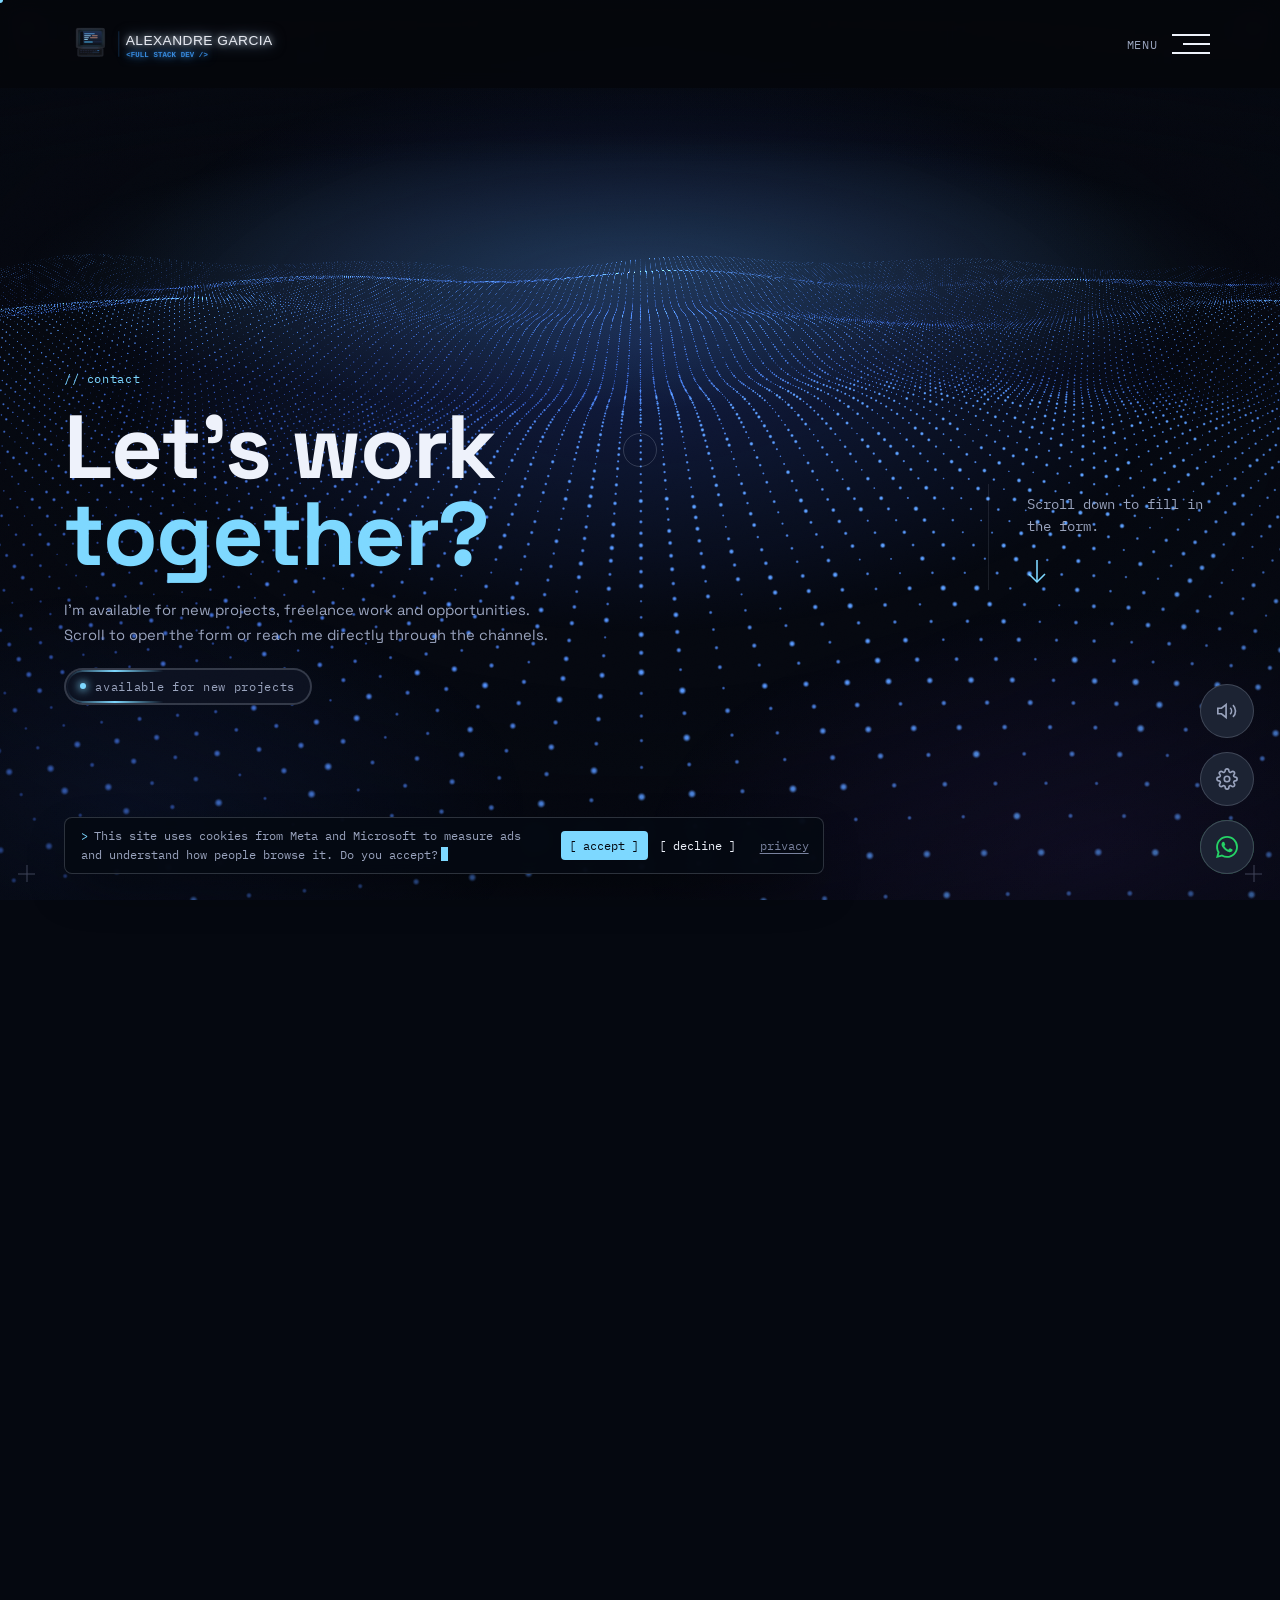
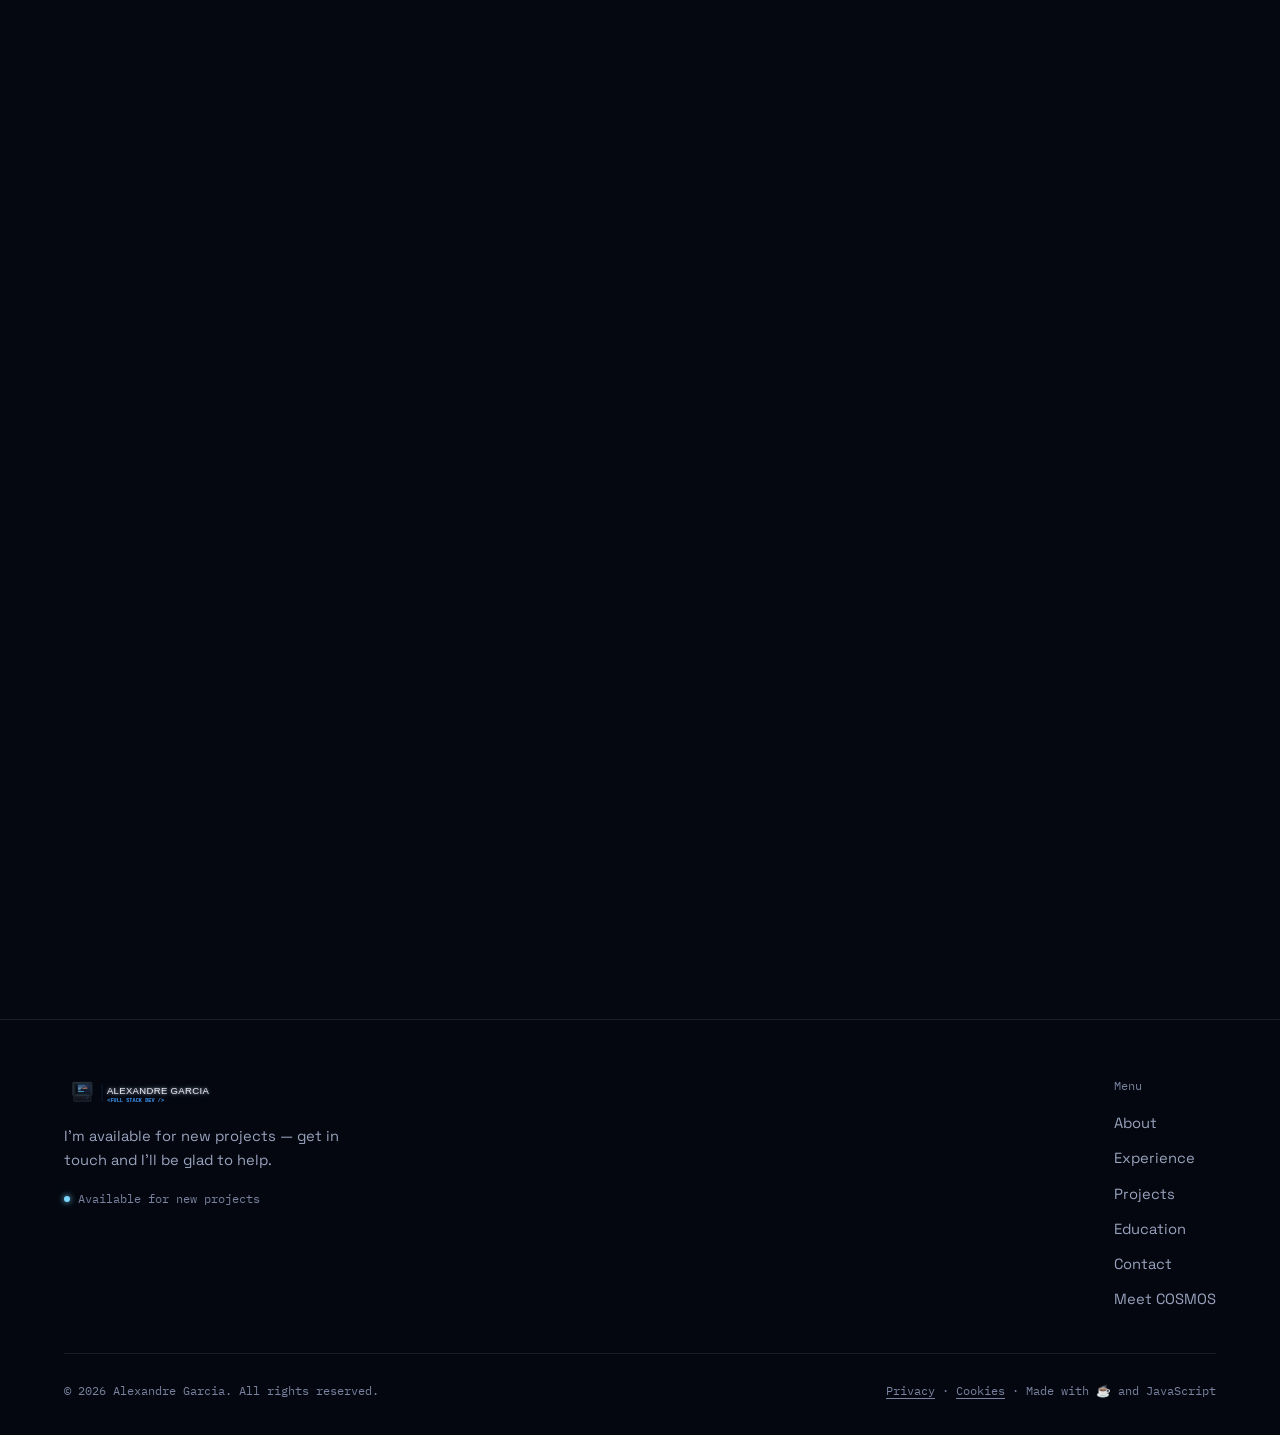
<file: contato.html>
<!DOCTYPE html>
<html lang="pt-BR">
<head>
<meta charset="UTF-8">
<meta name="viewport" content="width=device-width, initial-scale=1.0">
<title>Contato — Alexandre Garcia | Desenvolvedor Full-Stack</title>
<meta name="description" content="Vamos trabalhar juntos? Entre em contato com Alexandre Garcia para o seu próximo projeto de desenvolvimento web.">
<link rel="canonical" href="https://alexandregarcia.dev/contato.html">
<meta property="og:site_name" content="Alexandre Garcia">
<meta property="og:locale" content="pt_BR">
<meta property="og:title" content="Contato — Alexandre Garcia | Desenvolvedor Full-Stack">
<meta property="og:description" content="Vamos trabalhar juntos? Entre em contato com Alexandre Garcia para o seu próximo projeto de desenvolvimento web.">
<meta property="og:url" content="https://alexandregarcia.dev/contato.html">
<meta property="og:type" content="website">
<meta property="og:image" content="https://alexandregarcia.dev/assets/img/logo-completo-azul-escuro-1200.png">
<meta property="og:image:secure_url" content="https://alexandregarcia.dev/assets/img/logo-completo-azul-escuro-1200.png">
<meta property="og:image:type" content="image/png">
<meta property="og:image:width" content="1200">
<meta property="og:image:height" content="1200">
<meta property="og:image:alt" content="Logo Alexandre Garcia — Full Stack Dev">
<meta name="twitter:card" content="summary">
<meta name="twitter:title" content="Contato — Alexandre Garcia | Desenvolvedor Full-Stack">
<meta name="twitter:description" content="Vamos trabalhar juntos? Entre em contato com Alexandre Garcia para o seu próximo projeto de desenvolvimento web.">
<meta name="twitter:image" content="https://alexandregarcia.dev/assets/img/logo-completo-azul-escuro-1200.png">

<meta property="og:title" content="Contato — Alexandre Garcia">
<meta property="og:description" content="Vamos trabalhar juntos? Entre em contato para o seu próximo projeto.">
<meta property="og:url" content="https://alexandregarcia.dev/contato.html">
<meta property="og:type" content="website">

<link rel="preconnect" href="https://fonts.googleapis.com">
<link rel="preconnect" href="https://fonts.gstatic.com" crossorigin>
<link href="https://fonts.googleapis.com/css2?family=Space+Grotesk:wght@400;500;600;700&family=IBM+Plex+Mono:wght@300;400;500;600&display=swap" rel="stylesheet">

<link rel="stylesheet" href="./css/style.css?v=20261124">
<link rel="icon" type="image/png" sizes="400x400" href="/assets/img/favicon-laptop-400.png">
<link rel="icon" type="image/svg+xml" href="/assets/svg/favicon-laptop.svg">
<link rel="apple-touch-icon" href="/assets/img/favicon-laptop-400.png">
<link rel="manifest" href="/site.webmanifest">
<meta name="theme-color" content="#050810">
<script>try{var t=localStorage.getItem("agTheme");if(t&&t!=="blue")document.documentElement.setAttribute("data-theme",t);}catch(e){}</script>
<script>try{if(!sessionStorage.getItem("agLoaderShown"))document.documentElement.classList.add("is-booting");}catch(e){}</script>
<script src="./js/tracking.js?v=20261124"></script>
</head>
<body class="page-contact">
<!-- campo de pontos (WebGL): ocupa a página inteira e reage ao mouse/toque -->
<canvas id="contactField" aria-hidden="true"></canvas>
<div class="contact-field-tint" aria-hidden="true"></div>

<!-- ============ LOADER ============ -->
<div id="loader">
  <canvas id="loaderCanvas" aria-hidden="true"></canvas>
</div>

<!-- ============ CURSOR ============ -->
<div class="cursor-ring" id="cursorRing"></div>
<div class="cursor-dot" id="cursorDot"></div>

<!-- ============ BLUEPRINT REGISTRATION MARKS ============ -->
<div class="reg-marks" aria-hidden="true">
  <span class="reg-mark tl"></span>
  <span class="reg-mark tr"></span>
  <span class="reg-mark bl"></span>
  <span class="reg-mark br"></span>
</div>

<!-- ============ WHATSAPP ============ -->
<div class="wa-pulse" aria-hidden="true"></div>
<a class="wa-float" href="https://wa.me/5511986186964?text=Olá,%20preciso%20de%20mais%20informações." target="_blank" rel="noopener" aria-label="Falar no WhatsApp">
  <svg viewBox="0 0 24 24" fill="currentColor"><path d="M17.472 14.382c-.297-.149-1.758-.867-2.03-.967-.273-.099-.471-.148-.67.15-.197.297-.767.966-.94 1.164-.173.199-.347.223-.644.075-.297-.15-1.255-.463-2.39-1.475-.883-.788-1.48-1.761-1.653-2.059-.173-.297-.018-.458.13-.606.134-.133.298-.347.446-.52.149-.174.198-.298.298-.497.099-.198.05-.371-.025-.52-.075-.149-.669-1.612-.916-2.207-.242-.579-.487-.5-.669-.51-.173-.008-.371-.01-.57-.01-.198 0-.52.074-.792.372-.272.297-1.04 1.016-1.04 2.479 0 1.462 1.065 2.875 1.213 3.074.149.198 2.096 3.2 5.077 4.487.709.306 1.262.489 1.694.625.712.227 1.36.195 1.871.118.571-.085 1.758-.719 2.006-1.413.248-.694.248-1.289.173-1.413-.074-.124-.272-.198-.57-.347m-5.421 7.403h-.004a9.87 9.87 0 01-5.031-1.378l-.361-.214-3.741.982.998-3.648-.235-.374a9.86 9.86 0 01-1.51-5.26c.001-5.45 4.436-9.884 9.888-9.884 2.64 0 5.122 1.03 6.988 2.898a9.825 9.825 0 012.893 6.994c-.003 5.45-4.437 9.884-9.885 9.884m8.413-18.297A11.815 11.815 0 0012.05 0C5.495 0 .16 5.335.157 11.892c0 2.096.547 4.142 1.588 5.945L.057 24l6.305-1.654a11.882 11.882 0 005.683 1.448h.005c6.554 0 11.89-5.335 11.893-11.893a11.821 11.821 0 00-3.48-8.413z"/></svg>
</a>

<!-- ============ CONFIGURAÇÕES (tema, música, navegação) ============ -->
<button class="music-toggle-fab" id="musicToggleFab" aria-label="Ligar/desligar música" aria-pressed="true">
  <svg class="icon-on" viewBox="0 0 24 24" fill="none" stroke="currentColor" stroke-width="1.8"><path d="M11 5 6 9H2v6h4l5 4V5z"/><path d="M15.5 8.5a5 5 0 010 7"/><path d="M18.5 5.5a9 9 0 010 13"/></svg>
  <svg class="icon-off" viewBox="0 0 24 24" fill="none" stroke="currentColor" stroke-width="1.8"><path d="M11 5 6 9H2v6h4l5 4V5z"/><path d="M23 9l-6 6M17 9l6 6"/></svg>
</button>
<button class="settings-fab" id="settingsFab" aria-label="Abrir configurações" aria-expanded="false">
  <svg viewBox="0 0 24 24" fill="none" stroke="currentColor" stroke-width="1.8"><path d="M12 15a3 3 0 100-6 3 3 0 000 6z"/><path d="M19.4 15a1.65 1.65 0 00.33 1.82l.06.06a2 2 0 11-2.83 2.83l-.06-.06a1.65 1.65 0 00-1.82-.33 1.65 1.65 0 00-1 1.51V21a2 2 0 11-4 0v-.09A1.65 1.65 0 009 19.4a1.65 1.65 0 00-1.82.33l-.06.06a2 2 0 11-2.83-2.83l.06-.06A1.65 1.65 0 004.6 15a1.65 1.65 0 00-1.51-1H3a2 2 0 110-4h.09A1.65 1.65 0 004.6 9a1.65 1.65 0 00-.33-1.82l-.06-.06a2 2 0 112.83-2.83l.06.06A1.65 1.65 0 009 4.6a1.65 1.65 0 001-1.51V3a2 2 0 114 0v.09a1.65 1.65 0 001 1.51 1.65 1.65 0 001.82-.33l.06-.06a2 2 0 112.83 2.83l-.06.06A1.65 1.65 0 0019.4 9a1.65 1.65 0 001.51 1H21a2 2 0 110 4h-.09a1.65 1.65 0 00-1.51 1z"/></svg>
</button>

<div class="settings-overlay" id="settingsOverlay"></div>
<div class="settings-panel" id="settingsPanel" data-lenis-prevent role="dialog" aria-label="Configurações">
  <div class="settings-header">
    <div>
      <div class="settings-title">System</div>
      <div class="settings-subtitle mono">GLOBAL CONFIG</div>
    </div>
    <button class="settings-close" id="settingsClose" aria-label="Fechar">
      <svg viewBox="0 0 24 24" fill="none" stroke="currentColor" stroke-width="2"><path d="M18 6L6 18M6 6l12 12"/></svg>
    </button>
  </div>

  <div class="settings-section">
    <div class="settings-label mono"><span>[01]</span> tema <span class="settings-label-tag mono">core</span></div>
    <div class="theme-swatches">
      <button class="theme-swatch is-active" data-theme="blue" aria-label="Tema azul"><span style="--sw:#3d6bff"></span></button>
      <button class="theme-swatch" data-theme="violet" aria-label="Tema violeta"><span style="--sw:#8b5cf6"></span></button>
      <button class="theme-swatch" data-theme="emerald" aria-label="Tema esmeralda"><span style="--sw:#10b981"></span></button>
      <button class="theme-swatch" data-theme="amber" aria-label="Tema âmbar"><span style="--sw:#f59e0b"></span></button>
    </div>
  </div>

  <div class="settings-section">
    <div class="settings-label mono"><span>[02]</span> idioma</div>
    <div class="lang-switch" role="group" aria-label="Idioma / Language / Idioma" translate="no">
      <button type="button" class="lang-btn" data-lang="pt" lang="pt-BR"><b>PT</b><span>Português</span></button>
      <button type="button" class="lang-btn" data-lang="en" lang="en"><b>EN</b><span>English</span></button>
      <button type="button" class="lang-btn" data-lang="es" lang="es"><b>ES</b><span>Español</span></button>
    </div>
  </div>
  <div class="settings-section">
    <div class="settings-label mono"><span>[03]</span> trilha sonora <button class="settings-label-tag mono audio-toggle" id="audioToggle">on</button></div>
    <button class="track-card is-active" data-track="1">
      <span class="track-info"><span class="track-name">Sci-Fi Ambient</span><span class="track-tag mono">atmosférico · espaço</span></span>
      <span class="track-bars" aria-hidden="true"><i></i><i></i><i></i><i></i></span>
    </button>
    <button class="track-card" data-track="2">
      <span class="track-info"><span class="track-name">Synthwave</span><span class="track-tag mono">retro · sintetizador</span></span>
      <span class="track-bars" aria-hidden="true"><i></i><i></i><i></i><i></i></span>
    </button>
  </div>

  <div class="settings-section">
    <div class="settings-label mono"><span>[04]</span> navegar</div>
    <nav class="settings-nav">
      <a href="index.html#hero" class="settings-nav-link"><span class="mono">01</span>Home</a>
      <a href="index.html#about" class="settings-nav-link"><span class="mono">02</span>Sobre</a>
      <a href="index.html#projects" class="settings-nav-link"><span class="mono">03</span>Projetos</a>
      <a href="contato.html" class="settings-nav-link"><span class="mono">04</span>Contato</a>
      <a href="cosmos.html" class="settings-nav-link"><span class="mono">05</span>Conheça o COSMOS</a>
    </nav>
  </div>

  <div class="settings-status mono"><span class="settings-status-dot"></span>system active</div>
</div>

<!-- ============ NAV ============ -->
<nav id="mainNav">
  <a href="index.html#hero" class="nav-logo"><img src="./assets/svg/logo-header-no1993.svg" alt="Logo Alexandre Garcia"></a>
  <button class="hamburger" id="hamburger" aria-label="Abrir menu" aria-expanded="false">
    <span class="hamburger-label mono">MENU</span>
    <span class="hamburger-bars"><span></span><span></span><span></span></span>
  </button>
</nav>

<div class="fullmenu" id="fullMenu" data-lenis-prevent>
  <div class="fullmenu-giant-bg" aria-hidden="true">MENU</div>
  <nav class="fullmenu-links">
    <a href="index.html#about" class="fullmenu-link"><span class="fullmenu-num mono">01</span><span class="fullmenu-link-text">Sobre</span></a>
    <a href="index.html#experience" class="fullmenu-link"><span class="fullmenu-num mono">02</span><span class="fullmenu-link-text">Experiência</span></a>
    <a href="index.html#projects" class="fullmenu-link"><span class="fullmenu-num mono">03</span><span class="fullmenu-link-text">Projetos</span></a>
    <a href="index.html#education" class="fullmenu-link"><span class="fullmenu-num mono">04</span><span class="fullmenu-link-text">Formação</span></a>
    <a href="contato.html" class="fullmenu-link"><span class="fullmenu-num mono">05</span><span class="fullmenu-link-text">Contato</span></a>
    <a href="cosmos.html" class="fullmenu-link"><span class="fullmenu-num mono">06</span><span class="fullmenu-link-text">Conheça o COSMOS</span></a>
  </nav>
  <div class="fullmenu-corner tl mono">// full stack dev</div>
  <div class="fullmenu-corner tr mono">são paulo, brasil</div>
  <div class="fullmenu-bottom">
    <div class="fullmenu-socials mono">
      <a href="mailto:alexandregojunior@gmail.com">E-mail</a>
      <a href="https://linkedin.com/in/alexandregarcia-junior" target="_blank" rel="noopener">LinkedIn</a>
      <a href="https://github.com/AlexandreGarciaJr" target="_blank" rel="noopener">GitHub</a>
    </div>
    <div class="fullmenu-badge mono"><span class="eyebrow-dot"></span>disponível para novos projetos</div>
  </div>
</div>

<!-- ============ CONTATO — HERO + FORMULÁRIO (scroll motion) ============ -->
<main id="conteudo">
<section id="contact-hero">
  <div class="contact-pin-wrap" id="contactPinWrap">

    <div class="contact-hero-content" id="contactHeroContent">
      <div class="contact-hero-inner">
        <div class="contact-hero-main">
          <span class="section-kicker reveal">// contato</span>
          <h1 class="contact-hero-title reveal"><span class="title-line" id="contactTitleLine1">Vamos trabalhar</span> <span class="title-line" id="contactTitleLine2"><span class="accent-text">juntos?</span></span></h1>
          <p class="section-body reveal contact-hero-desc">Estou disponível para novos projetos, freelas e oportunidades. Role para abrir o formulário ou fale direto pelos canais.</p>
          <div class="eyebrow-badge mono reveal"><span class="eyebrow-dot"></span>disponível para novos projetos</div>
        </div>
        <div class="contact-hero-hint reveal">
          <span class="contact-hero-hint-text mono">Deslize para preencher<br>o formulário.</span>
          <span class="contact-hero-arrow" aria-hidden="true">
            <svg width="20" height="30" viewBox="0 0 20 30" fill="none" stroke="currentColor" stroke-width="1.6">
              <line x1="10" y1="0" x2="10" y2="22"/>
              <path d="M2 14l8 8 8-8"/>
            </svg>
          </span>
        </div>
      </div>
    </div>

    <div class="contact-form-stage" id="contactFormStage">
      <div class="section-wrap contact-grid" id="contactGridStand">

        <div class="contact-info-col">
          <div class="contact-info-title mono">// canais diretos</div>
          <p class="contact-info-lead">Prefere algo mais rápido? Escolha um canal — ou preencha o formulário e eu retorno com uma proposta.</p>
          <a href="mailto:alexandregojunior@gmail.com" class="contact-info-row">
            <span class="contact-info-idx mono">01</span>
            <span class="contact-info-body">
              <span class="contact-info-label mono">E-mail</span>
              <span class="contact-info-value">alexandregojunior@gmail.com</span>
            </span>
            <span class="contact-info-arrow">→</span>
          </a>
          <a href="https://wa.me/5511986186964?text=Olá,%20preciso%20de%20mais%20informações." target="_blank" rel="noopener" class="contact-info-row">
            <span class="contact-info-idx mono">02</span>
            <span class="contact-info-body">
              <span class="contact-info-label mono">WhatsApp</span>
              <span class="contact-info-value">+55 11 98618-6964</span>
            </span>
            <span class="contact-info-arrow">→</span>
          </a>
          <a href="https://linkedin.com/in/alexandregarcia-junior" target="_blank" rel="noopener" class="contact-info-row">
            <span class="contact-info-idx mono">03</span>
            <span class="contact-info-body">
              <span class="contact-info-label mono">LinkedIn</span>
              <span class="contact-info-value">alexandregarcia-junior</span>
            </span>
            <span class="contact-info-arrow">→</span>
          </a>
          <a href="https://github.com/AlexandreGarciaJr" target="_blank" rel="noopener" class="contact-info-row">
            <span class="contact-info-idx mono">04</span>
            <span class="contact-info-body">
              <span class="contact-info-label mono">GitHub</span>
              <span class="contact-info-value">AlexandreGarciaJr</span>
            </span>
            <span class="contact-info-arrow">→</span>
          </a>

          <div class="contact-info-note mono">
            <span class="dim">// </span>respondo em até 24h úteis
          </div>
        </div>

        <div class="contact-form-col">
          <div class="terminal-card" id="terminalCard">
            <div class="terminal-topbar">
              <span class="dot red"></span><span class="dot yellow"></span><span class="dot green"></span>
              <span class="terminal-path mono">~/contato/<b>novo-projeto.ts</b></span>
              <span class="terminal-status mono" id="formStatus" aria-live="polite"><i></i><span>0 / 4 campos</span></span>
              <span class="terminal-progress" aria-hidden="true"><i id="formProgress"></i></span>
            </div>

            <form id="contactForm" class="terminal-form" action="enviar.php" method="post" novalidate>
              <!-- anti-spam: robôs preenchem, pessoas não veem -->
              <div class="form-trap" aria-hidden="true">
                <label for="website">Não preencha este campo</label>
                <input id="website" name="website" type="text" tabindex="-1" autocomplete="off">
              </div>
              <input type="hidden" name="_t" id="formT" value="0">

              <div class="form-row">
                <div class="form-group" data-field="nome">
                  <label class="form-label mono" for="nome"><span class="ln">01</span>nome <span class="req">*</span></label>
                  <div class="field">
                    <input id="nome" name="nome" class="form-input" type="text" placeholder="Seu nome completo" autocomplete="name" maxlength="80" required aria-describedby="nome-msg">
                    <span class="field-state" aria-hidden="true"></span>
                  </div>
                  <span class="field-msg mono" id="nome-msg"></span>
                </div>
                <div class="form-group" data-field="email">
                  <label class="form-label mono" for="email"><span class="ln">02</span>e-mail <span class="req">*</span></label>
                  <div class="field">
                    <input id="email" name="email" class="form-input" type="email" inputmode="email" placeholder="voce@empresa.com" autocomplete="email" maxlength="120" required aria-describedby="email-msg">
                    <span class="field-state" aria-hidden="true"></span>
                  </div>
                  <span class="field-msg mono" id="email-msg"></span>
                </div>
              </div>

              <div class="form-group" data-field="telefone">
                <label class="form-label mono" for="telefone"><span class="ln">03</span>telefone / whatsapp <span class="opt">opcional</span></label>
                <div class="field">
                  <input id="telefone" name="telefone" class="form-input" type="tel" inputmode="tel" placeholder="(11) 98765-4321" autocomplete="tel-national" maxlength="15" aria-describedby="telefone-msg">
                  <span class="field-state" aria-hidden="true"></span>
                </div>
                <span class="field-msg mono" id="telefone-msg"></span>
              </div>

              <fieldset class="form-group" data-field="tipo">
                <legend class="form-label mono"><span class="ln">04</span>tipo de projeto <span class="req">*</span></legend>
                <div class="chips" role="radiogroup" aria-describedby="tipo-msg">
                  <label class="chip"><input type="radio" name="tipo" value="Site / Landing Page" required><span>Site / Landing</span></label>
                  <label class="chip"><input type="radio" name="tipo" value="Aplicação Web (SaaS)"><span>Aplicação web</span></label>
                  <label class="chip"><input type="radio" name="tipo" value="API / Backend"><span>API / Backend</span></label>
                  <label class="chip"><input type="radio" name="tipo" value="UI/UX Design"><span>UI/UX</span></label>
                  <label class="chip"><input type="radio" name="tipo" value="Consultoria"><span>Consultoria</span></label>
                  <label class="chip"><input type="radio" name="tipo" value="Assistente de IA (COSMOS)"><span>Assistente de IA</span></label>
                  <label class="chip"><input type="radio" name="tipo" value="Outro"><span>Outro</span></label>
                </div>
                <span class="field-msg mono" id="tipo-msg"></span>
              </fieldset>

              <div class="form-group" data-field="mensagem">
                <label class="form-label mono" for="msgArea"><span class="ln">05</span>mensagem <span class="req">*</span></label>
                <div class="field">
                  <textarea id="msgArea" name="mensagem" class="form-input form-textarea" placeholder="Conte o objetivo do projeto, prazo e qualquer detalhe relevante…" maxlength="600" required aria-describedby="mensagem-msg"></textarea>
                  <span class="field-state" aria-hidden="true"></span>
                </div>
                <span class="field-msg mono" id="mensagem-msg"></span>
              </div>

              <fieldset class="form-group form-group--inline" data-field="como">
                <legend class="form-label mono"><span class="ln">06</span>como me encontrou? <span class="opt">opcional</span></legend>
                <div class="chips chips--sm">
                  <label class="chip"><input type="radio" name="como" value="LinkedIn"><span>LinkedIn</span></label>
                  <label class="chip"><input type="radio" name="como" value="GitHub"><span>GitHub</span></label>
                  <label class="chip"><input type="radio" name="como" value="Google"><span>Google</span></label>
                  <label class="chip"><input type="radio" name="como" value="Indicação"><span>Indicação</span></label>
                  <label class="chip"><input type="radio" name="como" value="Outro"><span>Outro</span></label>
                </div>
              </fieldset>

              <div class="form-footer">
                <span class="char-count mono">
                  <svg class="char-ring" viewBox="0 0 20 20" aria-hidden="true"><circle cx="10" cy="10" r="8"/><circle cx="10" cy="10" r="8" id="charRing"/></svg>
                  <span id="charCount">0</span>/600
                </span>
                <span class="kbd-hint mono" aria-hidden="true"><kbd>Ctrl</kbd> + <kbd>Enter</kbd> envia</span>
                <button type="submit" class="btn-send" id="btnSend">
                  <span class="btn-send-label">enviar mensagem</span>
                  <svg width="14" height="14" viewBox="0 0 24 24" fill="none" stroke="currentColor" stroke-width="2"><path d="M5 12h14M12 5l7 7-7 7"/></svg>
                  <span class="btn-send-bar" aria-hidden="true"></span>
                </button>
              </div>
              <div class="form-error mono" id="formError" role="alert"></div>
            </form>

            <div class="terminal-success" id="formSuccess" tabindex="-1">
              <pre class="terminal-log mono" id="successLog" aria-hidden="true"></pre>
              <div class="terminal-success-icon" aria-hidden="true">✓</div>
              <div class="terminal-success-title">mensagem enviada.</div>
              <p class="terminal-success-desc" data-i18n-html="form.success">Obrigado pelo contato, <span id="successName">tudo certo</span>. Respondo em até 24h úteis no e-mail informado.</p>
              <button type="button" class="terminal-again mono" id="formAgain">enviar outra mensagem</button>
            </div>
          </div>
        </div>

      </div>
    </div>

  </div>
</section>

</main>

<!-- ============ FOOTER ============ -->
<footer id="footer">
  <div class="footer-inner">
    <div class="footer-top">
    <div class="footer-brand reveal">
      <a href="index.html#hero"><img src="./assets/svg/logo-header-no1993.svg" alt="Logo Alexandre Garcia"></a>
      <p class="footer-desc">Estou disponível para novos projetos, entre em contato e será um prazer atendê-lo(a).</p>
      <div class="footer-badge"><span class="dot"></span>Disponível para novos projetos</div>
    </div>
    <div>
      <div class="footer-nav-title mono">Menu</div>
      <ul class="footer-nav-links">
        <li><a href="index.html#about">Sobre</a></li>
        <li><a href="index.html#experience">Experiência</a></li>
        <li><a href="index.html#projects">Projetos</a></li>
        <li><a href="index.html#education">Formação</a></li>
        <li><a href="contato.html">Contato</a></li>
        <li><a href="cosmos.html">Conheça o COSMOS</a></li>
      </ul>
    </div>
    </div>
  </div>
  <div class="footer-bottom">
    <span>© 2025 Alexandre Garcia. Todos os direitos reservados.</span>
    <span class="footer-legal"><a href="privacidade.html">Privacidade</a> · <button type="button" data-cookie-prefs>Cookies</button> · <span>Feito com ☕ e JavaScript</span></span>
  </div>
</footer>

<!-- ============ VENDOR (local, sem CDN externo) ============ -->
<script src="./assets/vendor/three.min.js"></script>
<script src="./assets/vendor/gsap.min.js"></script>
<script src="./assets/vendor/ScrollTrigger.min.js"></script>
<script src="./assets/vendor/lenis.min.js"></script>
<script src="./js/i18n.js?v=20261124"></script>
<script src="./js/main.js?v=20261124"></script>
<script src="./js/contato.js?v=20261124"></script>
</body>
</html>
</file>
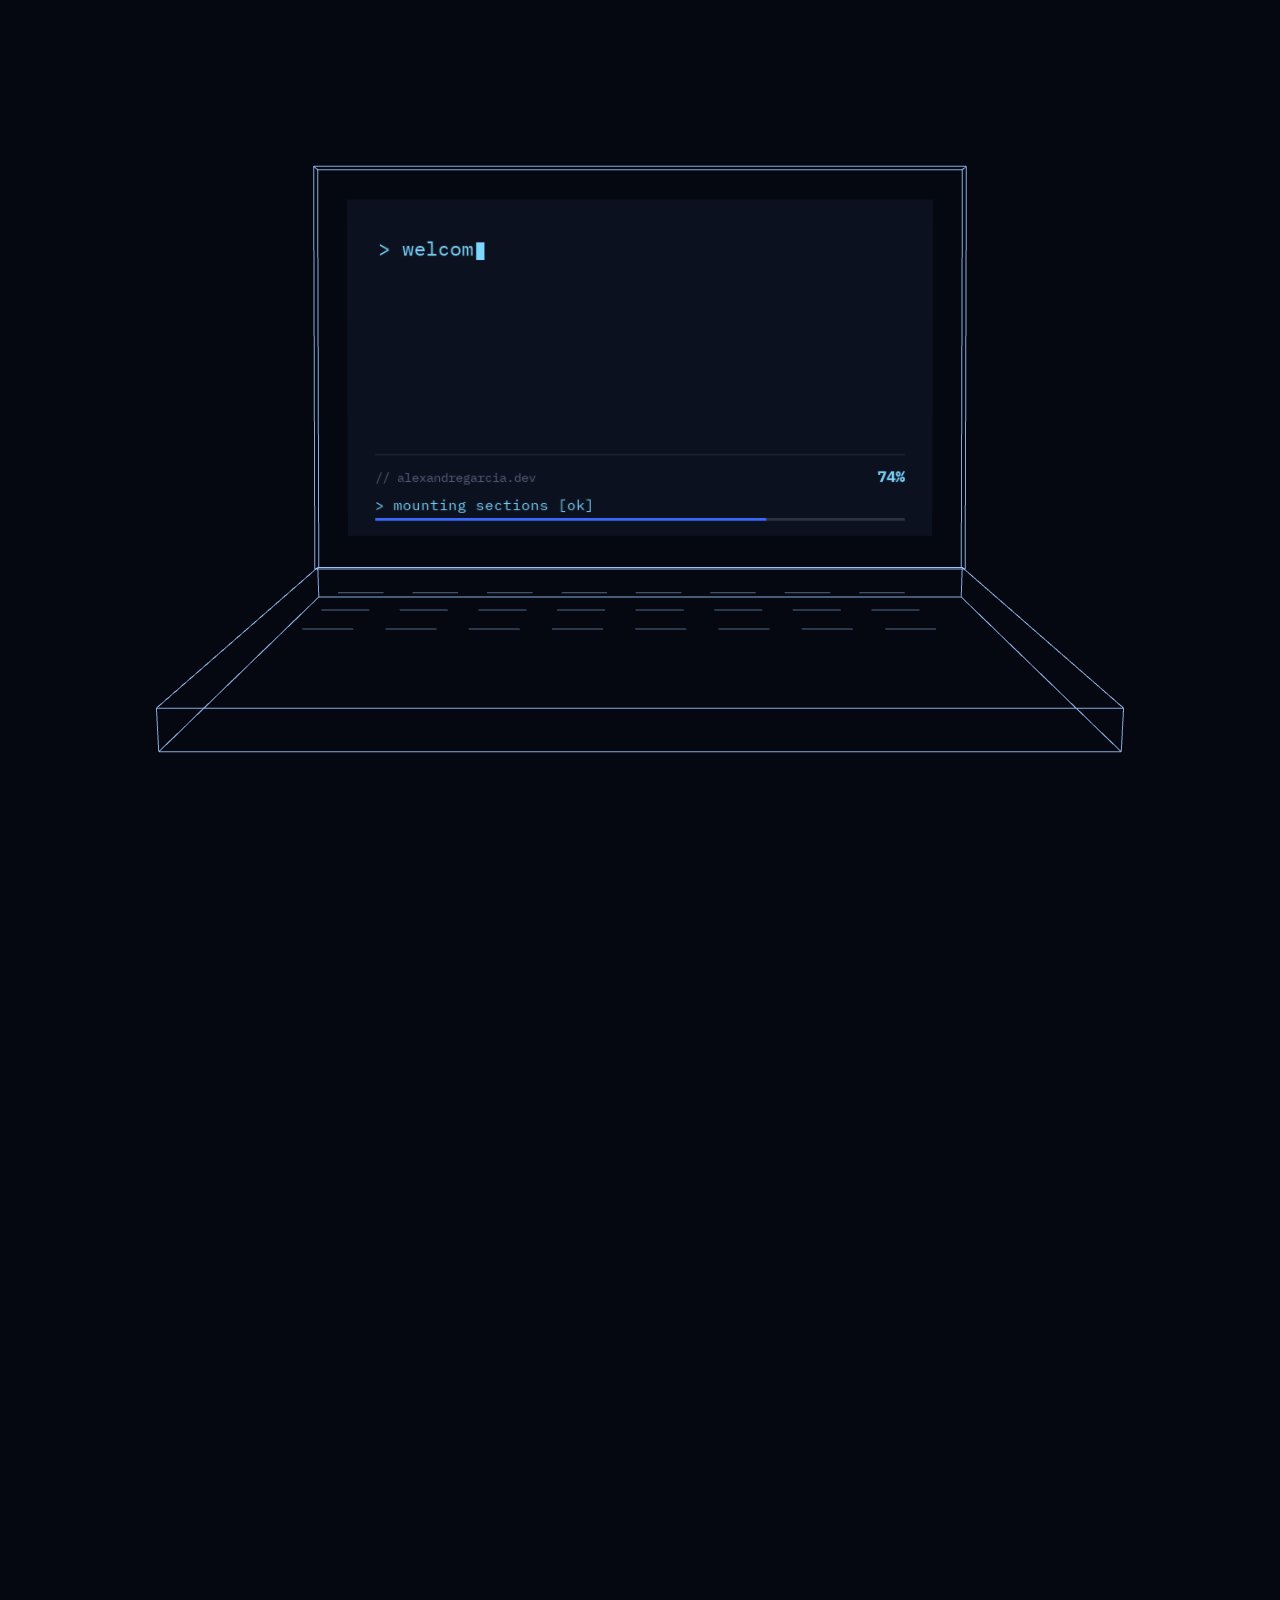
<file: privacidade.html>
<!DOCTYPE html>
<html lang="pt-BR">
<head>
<meta charset="UTF-8">
<meta name="viewport" content="width=device-width, initial-scale=1.0">
<title>Política de privacidade — Alexandre Garcia</title>
<meta name="description" content="Como o site alexandregarcia.dev trata dados pessoais e cookies.">
<meta name="robots" content="noindex, follow">


<link rel="preconnect" href="https://fonts.googleapis.com">
<link rel="preconnect" href="https://fonts.gstatic.com" crossorigin>
<link href="https://fonts.googleapis.com/css2?family=Space+Grotesk:wght@400;500;600;700&family=IBM+Plex+Mono:wght@300;400;500;600&display=swap" rel="stylesheet">

<link rel="stylesheet" href="./css/style.css?v=20261124">
<link rel="icon" type="image/png" sizes="400x400" href="/assets/img/favicon-laptop-400.png">
<link rel="icon" type="image/svg+xml" href="/assets/svg/favicon-laptop.svg">
<link rel="apple-touch-icon" href="/assets/img/favicon-laptop-400.png">
<link rel="manifest" href="/site.webmanifest">
<meta name="theme-color" content="#050810">
<script>try{var t=localStorage.getItem("agTheme");if(t&&t!=="blue")document.documentElement.setAttribute("data-theme",t);}catch(e){}</script>
<script>try{if(!sessionStorage.getItem("agLoaderShown"))document.documentElement.classList.add("is-booting");}catch(e){}</script>
<script src="./js/tracking.js?v=20261124"></script>
<style>

  .pv{ max-width: 760px; margin: 0 auto; padding: 9rem var(--edge) 6rem; position:relative; z-index:6; }
  .pv h1{ font-size: clamp(2.2rem, 5vw, 3.2rem); line-height:1.05; margin: .6rem 0 1rem; }
  .pv h2{ font-size:1.25rem; margin: 2.4rem 0 .7rem; }
  .pv p, .pv li{ color: var(--text-dim); line-height:1.7; }
  .pv ul{ padding-left:1.2rem; display:grid; gap:.4rem; }
  .pv table{ width:100%; border-collapse:collapse; margin-top:.8rem; font-size:.92rem; }
  .pv th, .pv td{ text-align:left; padding:.6rem .5rem; border-bottom:1px solid var(--border); color: var(--text-dim); vertical-align:top; }
  .pv th{ color: var(--text); font-weight:600; }
  .pv a{ color: var(--text); text-decoration: underline; text-underline-offset:3px; }
  .pv .kick{ font-family: var(--f-mono); font-size:.78rem; color: var(--accent-2); letter-spacing:.08em; }
  .pv .btn-primary{ margin-top:1rem; }
  .pv-back{ display:inline-flex; gap:.5rem; align-items:center; font-family: var(--f-mono); font-size:.82rem; color: var(--accent-2) !important; text-decoration:none !important; margin-bottom:2.2rem; }
  .pv-back:hover{ color: var(--text) !important; }
</style>
</head>
<body class="page-privacy">

<!-- ============ LOADER ============ -->
<div id="loader">
  <canvas id="loaderCanvas" aria-hidden="true"></canvas>
</div>

<!-- ============ CURSOR ============ -->
<div class="cursor-ring" id="cursorRing"></div>
<div class="cursor-dot" id="cursorDot"></div>

<!-- ============ BLUEPRINT REGISTRATION MARKS ============ -->
<div class="reg-marks" aria-hidden="true">
  <span class="reg-mark tl"></span>
  <span class="reg-mark tr"></span>
  <span class="reg-mark bl"></span>
  <span class="reg-mark br"></span>
</div>

<!-- ============ WHATSAPP ============ -->
<div class="wa-pulse" aria-hidden="true"></div>
<a class="wa-float" href="https://wa.me/5511986186964?text=Olá,%20preciso%20de%20mais%20informações." target="_blank" rel="noopener" aria-label="Falar no WhatsApp">
  <svg viewBox="0 0 24 24" fill="currentColor"><path d="M17.472 14.382c-.297-.149-1.758-.867-2.03-.967-.273-.099-.471-.148-.67.15-.197.297-.767.966-.94 1.164-.173.199-.347.223-.644.075-.297-.15-1.255-.463-2.39-1.475-.883-.788-1.48-1.761-1.653-2.059-.173-.297-.018-.458.13-.606.134-.133.298-.347.446-.52.149-.174.198-.298.298-.497.099-.198.05-.371-.025-.52-.075-.149-.669-1.612-.916-2.207-.242-.579-.487-.5-.669-.51-.173-.008-.371-.01-.57-.01-.198 0-.52.074-.792.372-.272.297-1.04 1.016-1.04 2.479 0 1.462 1.065 2.875 1.213 3.074.149.198 2.096 3.2 5.077 4.487.709.306 1.262.489 1.694.625.712.227 1.36.195 1.871.118.571-.085 1.758-.719 2.006-1.413.248-.694.248-1.289.173-1.413-.074-.124-.272-.198-.57-.347m-5.421 7.403h-.004a9.87 9.87 0 01-5.031-1.378l-.361-.214-3.741.982.998-3.648-.235-.374a9.86 9.86 0 01-1.51-5.26c.001-5.45 4.436-9.884 9.888-9.884 2.64 0 5.122 1.03 6.988 2.898a9.825 9.825 0 012.893 6.994c-.003 5.45-4.437 9.884-9.885 9.884m8.413-18.297A11.815 11.815 0 0012.05 0C5.495 0 .16 5.335.157 11.892c0 2.096.547 4.142 1.588 5.945L.057 24l6.305-1.654a11.882 11.882 0 005.683 1.448h.005c6.554 0 11.89-5.335 11.893-11.893a11.821 11.821 0 00-3.48-8.413z"/></svg>
</a>

<!-- ============ CONFIGURAÇÕES (tema, música, navegação) ============ -->
<button class="music-toggle-fab" id="musicToggleFab" aria-label="Ligar/desligar música" aria-pressed="true">
  <svg class="icon-on" viewBox="0 0 24 24" fill="none" stroke="currentColor" stroke-width="1.8"><path d="M11 5 6 9H2v6h4l5 4V5z"/><path d="M15.5 8.5a5 5 0 010 7"/><path d="M18.5 5.5a9 9 0 010 13"/></svg>
  <svg class="icon-off" viewBox="0 0 24 24" fill="none" stroke="currentColor" stroke-width="1.8"><path d="M11 5 6 9H2v6h4l5 4V5z"/><path d="M23 9l-6 6M17 9l6 6"/></svg>
</button>
<button class="settings-fab" id="settingsFab" aria-label="Abrir configurações" aria-expanded="false">
  <svg viewBox="0 0 24 24" fill="none" stroke="currentColor" stroke-width="1.8"><path d="M12 15a3 3 0 100-6 3 3 0 000 6z"/><path d="M19.4 15a1.65 1.65 0 00.33 1.82l.06.06a2 2 0 11-2.83 2.83l-.06-.06a1.65 1.65 0 00-1.82-.33 1.65 1.65 0 00-1 1.51V21a2 2 0 11-4 0v-.09A1.65 1.65 0 009 19.4a1.65 1.65 0 00-1.82.33l-.06.06a2 2 0 11-2.83-2.83l.06-.06A1.65 1.65 0 004.6 15a1.65 1.65 0 00-1.51-1H3a2 2 0 110-4h.09A1.65 1.65 0 004.6 9a1.65 1.65 0 00-.33-1.82l-.06-.06a2 2 0 112.83-2.83l.06.06A1.65 1.65 0 009 4.6a1.65 1.65 0 001-1.51V3a2 2 0 114 0v.09a1.65 1.65 0 001 1.51 1.65 1.65 0 001.82-.33l.06-.06a2 2 0 112.83 2.83l-.06.06A1.65 1.65 0 0019.4 9a1.65 1.65 0 001.51 1H21a2 2 0 110 4h-.09a1.65 1.65 0 00-1.51 1z"/></svg>
</button>

<div class="settings-overlay" id="settingsOverlay"></div>
<div class="settings-panel" id="settingsPanel" data-lenis-prevent role="dialog" aria-label="Configurações">
  <div class="settings-header">
    <div>
      <div class="settings-title">System</div>
      <div class="settings-subtitle mono">GLOBAL CONFIG</div>
    </div>
    <button class="settings-close" id="settingsClose" aria-label="Fechar">
      <svg viewBox="0 0 24 24" fill="none" stroke="currentColor" stroke-width="2"><path d="M18 6L6 18M6 6l12 12"/></svg>
    </button>
  </div>

  <div class="settings-section">
    <div class="settings-label mono"><span>[01]</span> tema <span class="settings-label-tag mono">core</span></div>
    <div class="theme-swatches">
      <button class="theme-swatch is-active" data-theme="blue" aria-label="Tema azul"><span style="--sw:#3d6bff"></span></button>
      <button class="theme-swatch" data-theme="violet" aria-label="Tema violeta"><span style="--sw:#8b5cf6"></span></button>
      <button class="theme-swatch" data-theme="emerald" aria-label="Tema esmeralda"><span style="--sw:#10b981"></span></button>
      <button class="theme-swatch" data-theme="amber" aria-label="Tema âmbar"><span style="--sw:#f59e0b"></span></button>
    </div>
  </div>

  <div class="settings-section">
    <div class="settings-label mono"><span>[02]</span> idioma</div>
    <div class="lang-switch" role="group" aria-label="Idioma / Language / Idioma" translate="no">
      <button type="button" class="lang-btn" data-lang="pt" lang="pt-BR"><b>PT</b><span>Português</span></button>
      <button type="button" class="lang-btn" data-lang="en" lang="en"><b>EN</b><span>English</span></button>
      <button type="button" class="lang-btn" data-lang="es" lang="es"><b>ES</b><span>Español</span></button>
    </div>
  </div>
  <div class="settings-section">
    <div class="settings-label mono"><span>[03]</span> trilha sonora <button class="settings-label-tag mono audio-toggle" id="audioToggle">on</button></div>
    <button class="track-card is-active" data-track="1">
      <span class="track-info"><span class="track-name">Sci-Fi Ambient</span><span class="track-tag mono">atmosférico · espaço</span></span>
      <span class="track-bars" aria-hidden="true"><i></i><i></i><i></i><i></i></span>
    </button>
    <button class="track-card" data-track="2">
      <span class="track-info"><span class="track-name">Synthwave</span><span class="track-tag mono">retro · sintetizador</span></span>
      <span class="track-bars" aria-hidden="true"><i></i><i></i><i></i><i></i></span>
    </button>
  </div>

  <div class="settings-section">
    <div class="settings-label mono"><span>[04]</span> navegar</div>
    <nav class="settings-nav">
      <a href="index.html#hero" class="settings-nav-link"><span class="mono">01</span>Home</a>
      <a href="index.html#about" class="settings-nav-link"><span class="mono">02</span>Sobre</a>
      <a href="index.html#projects" class="settings-nav-link"><span class="mono">03</span>Projetos</a>
      <a href="contato.html" class="settings-nav-link"><span class="mono">04</span>Contato</a>
      <a href="cosmos.html" class="settings-nav-link"><span class="mono">05</span>Conheça o COSMOS</a>
    </nav>
  </div>

  <div class="settings-status mono"><span class="settings-status-dot"></span>system active</div>
</div>

<!-- ============ NAV ============ -->
<nav id="mainNav">
  <a href="index.html#hero" class="nav-logo"><img src="./assets/svg/logo-header-no1993.svg" alt="Logo Alexandre Garcia"></a>
  <button class="hamburger" id="hamburger" aria-label="Abrir menu" aria-expanded="false">
    <span class="hamburger-label mono">MENU</span>
    <span class="hamburger-bars"><span></span><span></span><span></span></span>
  </button>
</nav>

<div class="fullmenu" id="fullMenu" data-lenis-prevent>
  <div class="fullmenu-giant-bg" aria-hidden="true">MENU</div>
  <nav class="fullmenu-links">
    <a href="index.html#about" class="fullmenu-link"><span class="fullmenu-num mono">01</span><span class="fullmenu-link-text">Sobre</span></a>
    <a href="index.html#experience" class="fullmenu-link"><span class="fullmenu-num mono">02</span><span class="fullmenu-link-text">Experiência</span></a>
    <a href="index.html#projects" class="fullmenu-link"><span class="fullmenu-num mono">03</span><span class="fullmenu-link-text">Projetos</span></a>
    <a href="index.html#education" class="fullmenu-link"><span class="fullmenu-num mono">04</span><span class="fullmenu-link-text">Formação</span></a>
    <a href="contato.html" class="fullmenu-link"><span class="fullmenu-num mono">05</span><span class="fullmenu-link-text">Contato</span></a>
    <a href="cosmos.html" class="fullmenu-link"><span class="fullmenu-num mono">06</span><span class="fullmenu-link-text">Conheça o COSMOS</span></a>
  </nav>
  <div class="fullmenu-corner tl mono">// full stack dev</div>
  <div class="fullmenu-corner tr mono">são paulo, brasil</div>
  <div class="fullmenu-bottom">
    <div class="fullmenu-socials mono">
      <a href="mailto:alexandregojunior@gmail.com">E-mail</a>
      <a href="https://linkedin.com/in/alexandregarcia-junior" target="_blank" rel="noopener">LinkedIn</a>
      <a href="https://github.com/AlexandreGarciaJr" target="_blank" rel="noopener">GitHub</a>
    </div>
    <div class="fullmenu-badge mono"><span class="eyebrow-dot"></span>disponível para novos projetos</div>
  </div>
</div>

<main id="conteudo" class="pv">
  <a class="pv-back" href="index.html" data-back>← voltar ao site</a>
  <span class="kick">// privacidade · atualizada em outubro de 2026</span>
  <h1>Política de privacidade</h1>
  <p>Este site é o portfólio de Alexandre Garcia, desenvolvedor. Aqui explico quais dados são coletados, para quê e como você controla isso, de acordo com a Lei Geral de Proteção de Dados (LGPD, Lei 13.709/2018).</p>

  <h2>Quem cuida dos seus dados</h2>
  <p>Alexandre Garcia, contato: <a href="mailto:alexandregojunior@gmail.com">alexandregojunior@gmail.com</a>.</p>

  <h2>Formulário de contato</h2>
  <p>Quando você envia o formulário, recebo por e-mail o nome, e-mail, telefone, tipo de projeto e mensagem que você escreveu. Uso esses dados só para responder ao seu contato e conversar sobre o projeto. Não vendo nem repasso a terceiros.</p>

  <h2>Cookies e medição</h2>
  <p>O Google Analytics fica sempre ativo, com base no legítimo interesse (art. 7º, IX, da LGPD): serve só para contar visitas e contatos de forma agregada, não cria perfis e não é usado para anúncios. As ferramentas de publicidade e de gravação de navegação só são ativadas se você clicar em <strong>Aceitar</strong> no aviso de cookies. Você pode mudar a escolha quando quiser.</p>
  <table>
    <thead><tr><th>Categoria</th><th>Ferramenta</th><th>Para quê</th></tr></thead>
    <tbody>
      <tr><td>Essenciais</td><td>Armazenamento local do navegador</td><td>Guardar idioma, tema, volume da trilha e a sua escolha de cookies. Sempre ativos.</td></tr>
      <tr><td>Medição (sempre ativa)</td><td>Google Analytics 4 (Google)</td><td>Contar visitas, páginas vistas, origem do tráfego e contatos gerados, de forma agregada. Sem uso para publicidade.</td></tr>
      <tr><td>Com aceite</td><td>Microsoft Clarity (Microsoft)</td><td>Mapas de calor e gravações anônimas de navegação, para encontrar problemas de uso. Campos de formulário são mascarados.</td></tr>
      <tr><td>Com aceite</td><td>Meta Pixel (Meta)</td><td>Medir visitas e contatos vindos de anúncios no Instagram e Facebook e criar públicos para anúncios.</td></tr>
      <tr><td>Com aceite</td><td>Google Ads (Google)</td><td>Medir contatos vindos de anúncios no Google e permitir anúncios personalizados.</td></tr>
    </tbody>
  </table>
  <p>Para não ser medido pelo Google Analytics, você pode usar o <a href="https://tools.google.com/dlpage/gaoptout" target="_blank" rel="noopener">complemento de desativação do Google</a> ou um bloqueador de rastreamento no navegador.</p>
  <button type="button" class="btn-primary" data-cookie-prefs>Alterar minhas preferências</button>

  <h2>Seus direitos</h2>
  <p>Você pode pedir acesso, correção ou exclusão dos seus dados, ou retirar o consentimento, escrevendo para o e-mail acima. Para os dados de navegação, também pode limpar os cookies do seu navegador.</p>

  <h2>Mais informações</h2>
  <ul>
    <li><a href="https://policies.google.com/privacy" target="_blank" rel="noopener">Privacidade do Google</a></li>
    <li><a href="https://privacy.microsoft.com/pt-br/privacystatement" target="_blank" rel="noopener">Privacidade da Microsoft</a></li>
    <li><a href="https://www.facebook.com/privacy/policy" target="_blank" rel="noopener">Privacidade da Meta</a></li>
  </ul>
</main>

<!-- ============ FOOTER ============ -->
<footer id="footer">
  <div class="footer-inner">
    <div class="footer-top">
    <div class="footer-brand reveal">
      <a href="index.html#hero"><img src="./assets/svg/logo-header-no1993.svg" alt="Logo Alexandre Garcia"></a>
      <p class="footer-desc">Estou disponível para novos projetos, entre em contato e será um prazer atendê-lo(a).</p>
      <div class="footer-badge"><span class="dot"></span>Disponível para novos projetos</div>
    </div>
    <div>
      <div class="footer-nav-title mono">Menu</div>
      <ul class="footer-nav-links">
        <li><a href="index.html#about">Sobre</a></li>
        <li><a href="index.html#experience">Experiência</a></li>
        <li><a href="index.html#projects">Projetos</a></li>
        <li><a href="index.html#education">Formação</a></li>
        <li><a href="contato.html">Contato</a></li>
        <li><a href="cosmos.html">Conheça o COSMOS</a></li>
      </ul>
    </div>
    </div>
  </div>
  <div class="footer-bottom">
    <span>© 2025 Alexandre Garcia. Todos os direitos reservados.</span>
    <span class="footer-legal"><a href="privacidade.html">Privacidade</a> · <button type="button" data-cookie-prefs>Cookies</button> · <span>Feito com ☕ e JavaScript</span></span>
  </div>
</footer>

<!-- ============ VENDOR (local, sem CDN externo) ============ -->
<script src="./assets/vendor/three.min.js"></script>
<script src="./assets/vendor/gsap.min.js"></script>
<script src="./assets/vendor/ScrollTrigger.min.js"></script>
<script src="./assets/vendor/lenis.min.js"></script>
<script src="./js/i18n.js?v=20261124"></script>
<script src="./js/main.js?v=20261124"></script>
</body>
</html>
</file>
<file: css/style.css>
/* ============================================================
   ALEXANDRE GARCIA — Full-Stack Dev · Landing Page
   Design system: dark-tech / terminal, azul-elétrico + ciano
   Fonte display: Syne · Fonte mono: JetBrains Mono
   ============================================================ */

/* Fonte carregada via <link> no <head> do index.html (Syne + JetBrains Mono) */

:root{
  /* ---- cor: base ---- */
  --bg:            #050810;
  --bg-soft:       #070b15;
  --surface:       #0c1120;
  --surface-alt:   #111726;
  --border:        rgba(226,236,255,.10);
  --border-strong: rgba(226,236,255,.18);

  /* ---- cor: texto ---- */
  --text:          #eef2fb;
  --text-dim:      #99a3bd;
  --text-faint:    #79829e; /* ≥ 4.5:1 sobre os fundos escuros (antes #576079 ≈ 3:1) */

  /* ---- cor: acento único (blueprint ink) ---- */
  --accent:        #3d6bff;
  --accent-2:      #7dd8ff;
  --accent-soft:   rgba(61,107,255,.14);
  --accent-line:   rgba(61,107,255,.4);
  --blueprint:     #0e3a75;

  /* ---- tipografia ---- */
  --f-display: 'Space Grotesk', 'Segoe UI', sans-serif;
  --f-mono:    'IBM Plex Mono', 'SFMono-Regular', Consolas, monospace;

  /* ---- forma (lock) ---- */
  --r-sm: 2px;
  --r-md: 4px;
  --r-full: 999px;

  /* ---- espaçamento seção ---- */
  --section-pad: clamp(5rem, 11vw, 9rem);
  --edge: clamp(1.5rem, 5vw, 4rem);

  /* ---- profundidade ---- */
  --ease-out: cubic-bezier(.16,1,.3,1);
  --ease-in-out: cubic-bezier(.65,0,.35,1);
}

/* ============================================================
   RESET
   ============================================================ */
*, *::before, *::after{ box-sizing: border-box; }
html{
  scroll-behavior: auto;
  -webkit-text-size-adjust: 100%;
}
body{
  margin:0;
  background: var(--bg);
  color: var(--text);
  font-family: var(--f-display);
  font-size: 16px;
  line-height: 1.5;
  overflow-x: hidden;
  -webkit-font-smoothing: antialiased;
  text-rendering: optimizeLegibility;
}
/* ---------- transição entre páginas: véu na cor do fundo ----------
   Entra opaco (a página nasce "no escuro") e se dissolve quando está pronta;
   ao clicar num link interno ele volta a cobrir tudo antes de navegar.
   Pseudo-elemento do <html>: existe antes de qualquer JS, então não há
   flash de conteúdo; e não usa opacity/filter no <body> (que quebraria
   os elementos position:fixed). */
html::before{
  content:""; position:fixed; inset:0;
  z-index: 2147483000;
  background:
    radial-gradient(ellipse 60% 45% at 50% 55%, color-mix(in srgb, var(--accent) 7%, transparent), transparent 70%),
    var(--bg);
  pointer-events:none;
  opacity:1;
  animation: veil-failsafe .6s ease 3s forwards; /* se o JS falhar, a página aparece mesmo assim */
}
html.is-revealed::before{ animation:none; opacity:0; transition: opacity .8s cubic-bezier(.22,.61,.36,1) .05s; }
html.is-leaving::before{ animation:none; opacity:1; transition: opacity .45s cubic-bezier(.55,.06,.68,.19); }
@keyframes veil-failsafe{ to{ opacity:0; } }
@media (prefers-reduced-motion: reduce){
  html.is-revealed::before, html.is-leaving::before{ transition-duration:.01s; }
}
html.lenis, html.lenis body{ height: auto; }
img{ max-width:100%; display:block; }
a{ color: inherit; text-decoration:none; }
ul{ margin:0; padding:0; list-style:none; }
button{ font-family: inherit; background:none; border:none; color:inherit; cursor:pointer; }
h1,h2,h3,p{ margin:0; }
::selection{ background: var(--accent); color:#03060c; }

/* faixa de grão fixa (perf-safe: pointer-events none, fixed layer) */
body::after{
  content:"";
  position:fixed; inset:0; z-index:5;
  pointer-events:none;
  opacity:.035;
  mix-blend-mode: overlay;
  background-image:
    url("data:image/svg+xml,%3Csvg xmlns='http://www.w3.org/2000/svg' width='120' height='120'%3E%3Cfilter id='n'%3E%3CfeTurbulence type='fractalNoise' baseFrequency='0.9' numOctaves='2' stitchTiles='stitch'/%3E%3C/filter%3E%3Crect width='100%25' height='100%25' filter='url(%23n)'/%3E%3C/svg%3E");
}

/* ============================================================
   ACESSIBILIDADE
   ============================================================ */
.visually-hidden{
  position:absolute !important;
  width:1px; height:1px;
  overflow:hidden;
  clip:rect(0,0,0,0);
  white-space:nowrap;
}
:focus-visible{
  outline: 2px solid var(--accent-2);
  outline-offset: 3px;
  border-radius: 2px;
}

@media (prefers-reduced-motion: reduce){
  *, *::before, *::after{
    animation-duration: 0.001ms !important;
    animation-iteration-count: 1 !important;
    transition-duration: 0.001ms !important;
    scroll-behavior: auto !important;
  }
}

/* ============================================================
   TIPOGRAFIA UTILITÁRIA
   ============================================================ */
.mono{ font-family: var(--f-mono); }

.eyebrow-badge{
  position:relative;
  z-index:0;
  display:inline-flex;
  align-items:center;
  gap:.55rem;
  font-family: var(--f-mono);
  font-size: .72rem;
  letter-spacing:.06em;
  color: var(--text-dim);
  padding: .5rem .9rem;
  border: 2px solid var(--border-strong);
  border-radius: var(--r-full);
  background: var(--surface);
  overflow: hidden;
}
/* brilho que varre a borda da esquerda pra direita, em loop contínuo —
   um gradiente retangular animado, recortado (mask) pra só a borda ficar
   visível. Bem mais simples e robusto que seguir uma curva. */
.eyebrow-badge::before{
  content:"";
  position:absolute;
  inset:0;
  border-radius:inherit;
  padding:2px;
  background: linear-gradient(90deg, transparent 0%, var(--accent-2) 50%, transparent 100%);
  background-size: 40% 100%;
  background-repeat: no-repeat;
  -webkit-mask: linear-gradient(#000 0 0) content-box, linear-gradient(#000 0 0);
  -webkit-mask-composite: xor;
  mask: linear-gradient(#000 0 0) content-box, linear-gradient(#000 0 0);
  mask-composite: exclude;
  animation: badge-sweep 2.6s linear infinite;
  pointer-events: none;
}
@keyframes badge-sweep{
  0%{ background-position: -80% 0; }
  100%{ background-position: 180% 0; }
}
@media (prefers-reduced-motion: reduce){
  .eyebrow-badge::before{ animation: none; background-position: 50% 0; }
}
.eyebrow-dot{
  width:6px; height:6px; border-radius:50%;
  background: var(--accent-2);
  box-shadow: 0 0 8px 1px var(--accent-2);
  flex-shrink:0;
}

.section-heading{
  font-weight: 700;
  letter-spacing: -0.02em;
  line-height: 1.04;
  font-size: clamp(2.1rem, 4.6vw, 3.8rem);
  max-width: 16ch;
}
.section-kicker{
  font-family: var(--f-mono);
  font-size: .78rem;
  color: var(--accent-2);
  letter-spacing:.05em;
  margin-bottom: 1rem;
  display:block;
}
.section-body{
  color: var(--text-dim);
  max-width: 46ch;
  font-size: 1.02rem;
  line-height:1.65;
}
.section-body strong{ color: var(--text); font-weight:600; }

.btn-primary, .btn-outline{
  display:inline-flex;
  align-items:center;
  justify-content:center;
  gap:.5rem;
  height: 3.1rem;
  padding: 0 1.7rem;
  border-radius: var(--r-full);
  font-family: var(--f-mono);
  font-size: .86rem;
  font-weight:500;
  letter-spacing:.02em;
  white-space: nowrap;
  transition: transform .45s var(--ease-out), background .3s, border-color .3s, color .3s;
  will-change: transform;
}
.btn-primary{
  background: var(--accent);
  color:#04070f;
  border: 1px solid var(--accent);
}
.btn-primary:hover{ background: var(--accent-2); border-color: var(--accent-2); }
.btn-outline{
  border: 1px solid var(--border-strong);
  color: var(--text);
  background: transparent;
}
.btn-outline:hover{ border-color: var(--accent); color: var(--accent-2); }
.btn-primary:active, .btn-outline:active{ transform: scale(.97); }

.link-arrow{
  font-family: var(--f-mono);
  font-size: .84rem;
  color: var(--text-dim);
  display:inline-flex;
  align-items:center;
  gap:.4rem;
  transition: color .25s, gap .25s;
}
.link-arrow:hover{ color: var(--accent-2); gap:.6rem; }

/* ============================================================
   CURSOR CUSTOMIZADO (apenas ponteiro fino / mouse)
   ============================================================ */
@media (pointer: fine){
  body{ cursor:none; }
  a, button, [role="button"]{ cursor:none; }
}
.cursor-dot, .cursor-ring{
  position:fixed;
  top:0; left:0;
  pointer-events:none;
  z-index:9999;
  border-radius:50%;
  transform: translate(-50%,-50%);
  will-change: transform;
}
.cursor-dot{
  width:6px; height:6px;
  background: var(--accent-2);
  display:none;
}
.cursor-ring{
  width:34px; height:34px;
  border:1px solid var(--border-strong);
  transition: width .25s var(--ease-out), height .25s var(--ease-out), border-color .25s, background .25s;
  display:none;
}
@media (pointer: fine){
  .cursor-dot, .cursor-ring{ display:block; }
}
.cursor-ring.is-hover{
  width:56px; height:56px;
  border-color: var(--accent-2);
  background: var(--accent-soft);
}
@media (prefers-reduced-motion: reduce){
  body, a, button{ cursor:auto !important; }
  .cursor-dot, .cursor-ring{ display:none !important; }
}

/* ============================================================
   LOADER
   ============================================================ */
#loader{
  position:fixed; inset:0; z-index:10000;
  background: var(--bg);
  overflow:hidden;
  transition: opacity .7s var(--ease-out), visibility .7s;
}
#loader.is-done{ opacity:0; visibility:hidden; pointer-events:none; }
#loaderCanvas{
  position:absolute; inset:0;
  width:100%; height:100%;
}
.loader-hud{
  position:absolute;
  left:0; right:0; bottom: 8vh;
  display:flex; flex-direction:column;
  align-items:center;
  gap: 1rem;
  padding: 0 1.5rem;
}
.loader-top-row{
  display:flex; align-items:baseline; gap:1.4rem;
}
.loader-tag{
  font-family: var(--f-mono);
  font-size: .74rem;
  color: var(--text-faint);
  letter-spacing:.08em;
}
.loader-pct{
  font-family: var(--f-mono);
  font-size: 1.3rem;
  font-weight:600;
  color: var(--accent-2);
  letter-spacing:.02em;
}
.loader-pct span{ font-size:.8rem; color: var(--text-faint); }
.loader-line{
  font-family: var(--f-mono);
  font-size: .92rem;
  color: var(--accent-2);
  min-height: 1.4em;
}
.loader-line .cur{
  display:inline-block;
  width:.55em; height:1em;
  background: var(--accent-2);
  margin-left:2px;
  vertical-align: -2px;
  animation: blink 1s steps(1) infinite;
}
@keyframes blink{ 50%{ opacity:0; } }
.loader-bar-wrap{
  width: min(280px, 60vw);
  height:2px;
  background: var(--border);
  overflow:hidden;
}
.loader-bar{
  height:100%; width:0%;
  background: linear-gradient(90deg, var(--accent), var(--accent-2));
}
@media (max-width: 640px){
  .loader-hud{ bottom: 10vh; }
  .loader-pct{ font-size:1.1rem; }
}

/* ============================================================
   NAV — logo maior + hambúrguer sempre ativo
   ============================================================ */
#mainNav{
  position:fixed; top:0; left:0; right:0;
  z-index:700;
  display:flex;
  align-items:center;
  justify-content:space-between;
  height: 88px;
  padding: 0 var(--edge);
  background: rgba(5,7,12,.82);
  backdrop-filter: blur(10px);
  -webkit-backdrop-filter: blur(10px);
  transform: translateY(0);
  transition: transform .5s var(--ease-out), background .4s;
}
#mainNav.nav-solid{
  background: rgba(6,9,15,.78);
  border-bottom: 1px solid var(--border);
}
#mainNav.nav-hide{ transform: translateY(-100%); }
.nav-logo img{ height: 46px; width:auto; transition: height .3s; }

.hamburger{
  display:flex;
  align-items:center;
  gap:14px;
  background:none; border:none; cursor:pointer;
  z-index:600;
  padding:.4rem;
}
.hamburger-label{
  font-family: var(--f-mono);
  font-size:.78rem;
  letter-spacing:.06em;
  color: var(--text-dim);
}
.hamburger-bars{
  display:flex; flex-direction:column; gap:7px;
  width:38px;
}
.hamburger-bars span{
  height:2px; width:100%;
  background: var(--text);
  transition: transform .35s var(--ease-out), opacity .3s, width .35s var(--ease-out);
}
.hamburger-bars span:nth-child(2){ width:70%; margin-left:auto; }
.hamburger.is-open .hamburger-bars span:nth-child(1){ transform: translateY(9px) rotate(45deg); width:100%; }
.hamburger.is-open .hamburger-bars span:nth-child(2){ opacity:0; }
.hamburger.is-open .hamburger-bars span:nth-child(3){ transform: translateY(-9px) rotate(-45deg); width:100%; }

/* ============================================================
   FULLMENU — menu tela cheia, nível awwwards
   ============================================================ */
.fullmenu{
  position:fixed; inset:0;
  z-index:590;
  background: var(--bg);
  clip-path: inset(0 0 100% 0);
  transition: clip-path .7s cubic-bezier(.76,0,.24,1);
  display:flex; flex-direction:column;
  justify-content:center;
  overflow:hidden;
}
.fullmenu.is-open{ clip-path: inset(0 0 0% 0); }

.fullmenu-giant-bg{
  position:absolute; top:50%; left:50%;
  transform: translate(-50%,-50%);
  font-family: var(--f-display);
  font-weight:700;
  font-size: 26vw;
  line-height:1;
  color: transparent;
  -webkit-text-stroke: 1px rgba(226,236,255,.06);
  white-space:nowrap;
  pointer-events:none;
  user-select:none;
  z-index:0;
}

.fullmenu-links{
  position:relative; z-index:1;
  display:flex; flex-direction:column;
  padding: 0 clamp(1.5rem,6vw,6rem);
}
.fullmenu-link{
  position:relative;
  display:flex; align-items:baseline; gap:1.6rem;
  padding: clamp(.5rem, min(1.8vw, 1.6vh), 1.3rem) 0;
  border-bottom: 1px solid var(--border);
  overflow:hidden;
}
.fullmenu-link:first-child{ border-top: 1px solid var(--border); }
.fullmenu-num{
  font-size: .85rem;
  color: var(--accent-2);
  min-width: 2.2ch;
}
.fullmenu-link-text{
  font-family: var(--f-display);
  font-weight:700;
  font-size: clamp(2.2rem, min(7vw, 7.6vh), 5.6rem); /* 6 itens precisam caber em telas baixas */
  line-height:1;
  letter-spacing:-0.01em;
  color: var(--text-dim);
  transition: color .35s, transform .5s var(--ease-out);
  display:inline-block;
}
.fullmenu-link::after{
  content:"";
  position:absolute; left:0; bottom:0;
  width:0%; height:2px;
  background: linear-gradient(90deg, var(--accent), var(--accent-2));
  transition: width .5s var(--ease-out);
}
.fullmenu-link:hover .fullmenu-link-text{ color: var(--text); transform: translateX(18px); }
.fullmenu-link:hover::after{ width:100%; }
.fullmenu-link:hover .fullmenu-num{ color: var(--text); }

/* estado inicial + revelação escalonada dos links ao abrir */
.fullmenu-link{ opacity:0; transform: translateY(28px); }
.fullmenu.is-open .fullmenu-link{
  opacity:1; transform:translateY(0);
  transition: opacity .6s var(--ease-out), transform .6s var(--ease-out);
}
.fullmenu.is-open .fullmenu-link:nth-child(1){ transition-delay:.15s; }
.fullmenu.is-open .fullmenu-link:nth-child(2){ transition-delay:.21s; }
.fullmenu.is-open .fullmenu-link:nth-child(3){ transition-delay:.27s; }
.fullmenu.is-open .fullmenu-link:nth-child(4){ transition-delay:.33s; }
.fullmenu.is-open .fullmenu-link:nth-child(5){ transition-delay:.39s; }

.fullmenu-corner{
  position:absolute; z-index:1;
  font-size:.76rem; color: var(--text-faint);
  letter-spacing:.04em;
  opacity:0; transition: opacity .6s .5s;
}
.fullmenu.is-open .fullmenu-corner{ opacity:1; }
.fullmenu-corner.tl{ top: 100px; left: clamp(1.5rem,6vw,6rem); }
.fullmenu-corner.tr{ top: 100px; right: clamp(1.5rem,6vw,6rem); }

.fullmenu-bottom{
  position:absolute; left:0; right:0; bottom: clamp(1.5rem,4vw,2.6rem);
  z-index:1;
  display:flex; justify-content:space-between; align-items:center;
  padding: 0 clamp(1.5rem,6vw,6rem);
  opacity:0; transition: opacity .6s .55s;
}
.fullmenu.is-open .fullmenu-bottom{ opacity:1; }
.fullmenu-socials{ display:flex; gap:1.6rem; }
.fullmenu-socials a{ font-size:.8rem; color: var(--text-dim); transition: color .25s; }
.fullmenu-socials a:hover{ color: var(--accent-2); }
.fullmenu-badge{
  display:flex; align-items:center; gap:.6rem;
  font-size:.76rem; color: var(--text-dim);
}

@media (max-width: 720px){
  .fullmenu-giant-bg{ display:none; }
  .fullmenu-corner.tr{ display:none; }
  .fullmenu-bottom{ flex-direction:column; align-items:flex-start; gap:.9rem; }
}
@media (max-height: 560px){
  .fullmenu-link{ padding: .4rem 0; }
  .fullmenu-link-text{ font-size: clamp(1.6rem, 6vw, 3rem); }
}

/* ============================================================
   MEASURE RAIL — régua de escala vertical (substitui eyebrows)
   ============================================================ */
.measure-rail{
  position:fixed;
  right: 1.8rem; top:50%;
  transform: translateY(-50%);
  z-index:400;
  display:flex; flex-direction:column;
  align-items:center;
  font-family: var(--f-mono);
  height: 260px;
}
.measure-rail-n{
  font-size:.66rem;
  color: var(--text-faint);
  letter-spacing:.06em;
  margin-bottom:.6rem;
}
.measure-rail-n .cur{ color: var(--accent-2); }
.measure-track{
  position:relative;
  width:13px;
  flex:1;
  background-image: repeating-linear-gradient(
    to bottom,
    var(--border) 0, var(--border) 1px,
    transparent 1px, transparent 18px
  );
  background-position: right top;
  background-repeat: repeat-y;
  background-size: 8px 18px;
}
.measure-track::before{
  content:"";
  position:absolute; top:0; right:0; bottom:0; width:1px;
  background: var(--border-strong);
}
.measure-indicator{
  position:absolute; right:-2px; top:0;
  width: 17px; height:2px;
  background: var(--accent-2);
  box-shadow: 0 0 8px var(--accent-2);
  transition: top .1s linear;
}
.measure-rail-label{
  writing-mode: vertical-rl;
  font-size:.66rem;
  color: var(--text-faint);
  letter-spacing:.14em;
  margin-top:.6rem;
}
@media (max-width: 1024px){ .measure-rail{ display:none; } }

/* ============================================================
   BLUEPRINT REGISTRATION MARKS (fixos, decorativos)
   ============================================================ */
.reg-marks{ position:fixed; inset:0; z-index:6; pointer-events:none; }
.reg-mark{
  position:absolute;
  width:17px; height:17px;
  opacity:.5;
}
.reg-mark::before, .reg-mark::after{
  content:"";
  position:absolute;
  background: var(--text-faint);
}
.reg-mark::before{ left:50%; top:0; width:1px; height:100%; transform:translateX(-50%); }
.reg-mark::after{ top:50%; left:0; height:1px; width:100%; transform:translateY(-50%); }
.reg-mark.tl{ top:18px; left:18px; }
.reg-mark.tr{ top:18px; right:18px; }
.reg-mark.bl{ bottom:18px; left:18px; }
.reg-mark.br{ bottom:18px; right:18px; }
@media (max-width: 720px){ .reg-marks{ display:none; } }

/* ============================================================
   SCANLINE — transição de varredura entre seções
   ============================================================ */
.scanline{
  position:fixed; left:0; right:0; top:0;
  height:1px;
  background: linear-gradient(90deg, transparent, var(--accent-2), var(--accent), transparent);
  z-index:350;
  opacity:0;
  pointer-events:none;
  box-shadow: 0 0 18px 1px var(--accent-2);
}

/* ============================================================
   WHATSAPP FLOAT
   ============================================================ */
.wa-float{
  position:fixed; bottom: 1.6rem; right: 1.6rem;
  z-index: 480;
  width: 54px; height:54px;
  border-radius:50%;
  background:#1c2333;
  border:1px solid var(--border-strong);
  display:flex; align-items:center; justify-content:center;
  color:#25d366;
  transition: transform .3s var(--ease-out), border-color .3s;
}
.wa-float:hover{ transform: scale(1.08); border-color:#25d366; }
.wa-float svg{ width:22px; height:22px; }
.wa-pulse{
  position:fixed; bottom: 1.6rem; right: 1.6rem;
  width:54px; height:54px; border-radius:50%;
  border:1px solid rgba(37,211,102,.5);
  animation: wa-pulse 2.4s ease-out infinite;
  z-index:479;
  pointer-events:none;
}
@keyframes wa-pulse{
  0%{ transform:scale(1); opacity:.7; }
  100%{ transform:scale(1.9); opacity:0; }
}

/* ============================================================
   HERO — tipografia gigante + maquete 3D (js/hero3d.js)
   Camadas (de trás pra frente):
   fundo → ALEXANDRE (atrás da casa) → canvas 3D → GARCIA (vazado,
   na frente) → UI (índice, copy, painel de parâmetros)
   ============================================================ */
@font-face{
  font-family: 'Archivo Hero';
  src: url('../assets/fonts/archivo-wdth-latin.woff2') format('woff2-variations'),
       url('../assets/fonts/archivo-wdth-latin.woff2') format('woff2');
  font-weight: 100 900;
  font-stretch: 62% 125%;
  font-display: swap;
  unicode-range: U+0000-00FF,U+0131,U+0152-0153,U+02BB-02BC,U+02C6,U+02DA,U+02DC,U+0304,U+0308,U+0329,U+2000-206F,U+20AC,U+2122,U+2191,U+2193,U+2212,U+2215,U+FEFF,U+FFFD;
}
@font-face{
  font-family: 'Archivo Hero';
  src: url('../assets/fonts/archivo-wdth-latin-ext.woff2') format('woff2-variations');
  font-weight: 100 900;
  font-stretch: 62% 125%;
  font-display: swap;
  unicode-range: U+0100-02BA,U+02BD-02C5,U+02C7-02CC,U+02CE-02D7,U+02DD-02FF,U+1E00-1E9F,U+1EF2-1EFF,U+2020,U+20A0-20AB,U+20AD-20C0,U+2113,U+2C60-2C7F,U+A720-A7FF;
}

#hero{
  --f-hero: 'Archivo Hero', 'Arial Narrow', sans-serif;
  --hero-top: 96px;            /* abaixo da nav fixa (88px) */
  --panel-right: max(var(--edge), 108px); /* libera o trilho lateral + FABs */
  position:relative;
  isolation:isolate;
  min-height: 100dvh;
  height: 100dvh;
  max-height: 1180px;
  overflow:hidden;
}

/* ---------- fundo ---------- */
.hero-bg{
  position:absolute; inset:0; z-index:0;
  --sky-day: .1; --sky-dusk: .1;   /* ajustados pelo slider "Horário" (hero3d.js) */
  background:
    radial-gradient(ellipse 70% 55% at 50% 0%, rgb(150 190 255 / var(--sky-day)), transparent 70%),
    radial-gradient(ellipse 60% 30% at 50% 62%, rgb(255 140 80 / var(--sky-dusk)), transparent 70%),
    radial-gradient(ellipse 55% 45% at 50% 42%, color-mix(in srgb, var(--accent) 14%, transparent), transparent 70%),
    var(--bg);
  transition: background .6s;
  pointer-events:none;
}

/* ---------- título gigante ---------- */
.hero-title{
  position:absolute; inset:0;           /* sem z-index: as linhas empilham no contexto do #hero */
  margin:0;
  pointer-events:none;
  font-family: var(--f-hero);
  text-transform: uppercase;
  perspective: 900px;
}
#hero .title-line{
  position:absolute;
  left: var(--edge);
  display:block;
  width:max-content;
  white-space:nowrap;
  overflow:visible;
  line-height: .78;
}
/* ALEXANDRE — expandida, pesada, apertada. Mora ATRÁS da casa. */
#hero .title-line--a{
  z-index:1;
  top: var(--hero-top);
  font-size: var(--fs-a, 13.2vw);
  font-weight: 820;
  font-stretch: 125%;
  letter-spacing: -0.045em;
  color: var(--text);
}
/* GARCIA — condensada, fina, espaçamento largo, só contorno. Fica NA FRENTE
   da cena (não esconde a maquete, só desenha por cima) */
#hero .title-line--b{
  z-index:3;
  bottom: -0.06em;
  font-size: var(--fs-b, 15vw);
  font-weight: 260;
  font-stretch: 62%;
  letter-spacing: var(--ls-b, .42em);
  margin-right: calc(var(--ls-b, .42em) * -1);
  color: transparent;
  -webkit-text-stroke: 1.2px color-mix(in srgb, var(--accent-2) 85%, transparent);
  line-height: .74;
}
.title-line--b[data-glitch]::before,
.title-line--b[data-glitch]::after{ -webkit-text-stroke: 0; }
.hero-stage{ display:none; }
.tchar{
  display:inline-block;
  will-change: transform, opacity;
  transform-style: preserve-3d;
}

/* ---------- canvas 3D ---------- */
#heroCanvas{
  position:absolute; inset:0;
  z-index:2;
  width:100%; height:100%;
  display:block;
  outline:none;
  cursor: grab;
  touch-action: pan-y;
  opacity:0; /* hero3d.js controla a opacidade (entrada + saída no scroll) */
}
#heroCanvas:active{ cursor: grabbing; }
.hero-fade{
  position:absolute; left:0; right:0; bottom:0; height:22%;
  z-index:2;
  background: linear-gradient(180deg, transparent, var(--bg) 92%);
  pointer-events:none;
}

/* ---------- índice (links entre as linhas, como numa capa editorial) ---------- */
.hero-index{
  position:absolute; z-index:4;
  left: var(--edge); right: max(var(--edge), 104px);
  top: calc(var(--hero-top) + var(--fs-a, 13.2vw) * .78 + 1.1rem);
  display:flex; justify-content:space-between;
  font-size:.74rem; letter-spacing:.16em; text-transform:uppercase;
  pointer-events:none;
}
.hero-index a{
  pointer-events:auto;
  color: var(--text-dim);
  padding:.35rem 0;
  transition: color .3s var(--ease-out);
}
.hero-index a:hover{ color: var(--accent-2); }

/* anotação técnica vertical */
.hero-annotation{
  position:absolute; z-index:4;
  left: var(--edge); top: 58%;
  display:flex; align-items:center; gap:.8rem;
  font-size:.66rem; letter-spacing:.18em; text-transform:uppercase;
  color: var(--text-faint);
  transform: rotate(-90deg) translateX(-50%);
  transform-origin: left top;
  white-space:nowrap;
  pointer-events:none;
}
.dim-line{ width:34px; height:1px; background: var(--border-strong); display:inline-block; }
.hero-annotation-swap{ position:relative; display:inline-block; min-width:12ch; height:1.2em; }
.hero-annotation-swap span{ position:absolute; left:0; top:0; }
.swap-b{ opacity:0; color: var(--accent-2); }
.swap-c{ opacity:0; color: var(--accent-2); }

/* ---------- casa → código-fonte ----------
   Os glifos do canvas (hero3d.js) voam das arestas da maquete e pousam
   caractere por caractere sobre este bloco; no fim o texto real assume. */
.hero-code{
  --code-fs: clamp(11px, .9vw, 14px);
  --code-lh: 1.72;
  position:absolute; z-index:4;
  left:50%;
  top: calc(var(--hero-top) + var(--fs-a, 13.2vw) * .78 + 4.4rem);
  transform: translateX(-50%);
  margin:0;
  width:max-content;
  padding: .2rem 1.3rem 1rem 1rem;
  font-size: var(--code-fs);
  opacity:0;                 /* hero3d.js controla */
  visibility:hidden;
  pointer-events:none;
}
.hero-code::before{          /* fundo discreto: só aparece junto com o texto real */
  content:""; position:absolute; inset:0 -.2rem;
  background: color-mix(in srgb, var(--bg) 55%, transparent);
  border-left:1px solid color-mix(in srgb, var(--accent-2) 45%, transparent);
  backdrop-filter: blur(6px);
  -webkit-backdrop-filter: blur(6px);
  z-index:-1;
}
.hero-code.is-on{ pointer-events:auto; }
.hero-code-head{
  display:flex; justify-content:space-between; gap:2rem;
  padding:.55rem 0 .6rem 2.6em;
  margin-bottom:.5rem;
  border-bottom:1px dashed var(--border-strong);
  font-size:.72em; letter-spacing:.12em; text-transform:uppercase;
  color: var(--text-faint);
}
.hero-code-file{ color: var(--text-dim); }
.hero-code-file::before{ content:"◆ "; color: var(--accent-2); }
.hero-code-live{ display:inline-flex; align-items:center; gap:.5em; }
.hero-code-live i{
  width:6px; height:6px; border-radius:50%;
  background: var(--accent-2);
  box-shadow: 0 0 8px var(--accent-2);
  animation: blink 1.6s steps(1) infinite;
}
.hero-code-body{ display:flex; }
.hero-code-gutter{
  list-style:none; margin:0; padding:0 1.1em 0 0;
  text-align:right;
  line-height: var(--code-lh);
  color: color-mix(in srgb, var(--text-faint) 70%, transparent);
  user-select:none;
}
.hero-code pre{ margin:0; font-size:1em; }
.hero-code code{
  display:block;
  white-space:pre;
  line-height: var(--code-lh);
  font-family: var(--f-mono);
  font-weight:400;
  color: #d6def8;
  tab-size:2;
}
.hero-code .tk-k{ color: var(--accent); filter: brightness(1.45); }
.hero-code .tk-s{ color: var(--accent-2); }
.hero-code .tk-n{ color: color-mix(in srgb, var(--accent-2) 55%, #fff); }
.hero-code .tk-c{ color: var(--text-faint); }
.hero-code .tk-p{ color: color-mix(in srgb, var(--text-dim) 80%, transparent); }
.hero-code .tk-f{ color: #fff; }

/* ---------- copy (canto inferior esquerdo) ---------- */
.hero-copy{
  position:absolute; z-index:4;
  left: calc(var(--edge) + 2.2rem);
  bottom: calc(var(--fs-b, 15vw) * .74 + 2.2rem);
  width: min(380px, 30vw);
  pointer-events:none;
}
.hero-copy > *{ pointer-events:auto; }
.hero-badge{ margin-bottom: 1.3rem; }
.hero-role{
  display:block;
  font-family: var(--f-mono);
  font-size: .95rem;
  color: var(--accent-2);
  min-height:1.5em;
}
.hero-role .typing-cursor{
  display:inline-block; width:2px; height:1em;
  background: var(--accent-2);
  margin-left:2px;
  vertical-align:-2px;
  animation: blink 1s steps(1) infinite;
}
.hero-desc{
  margin-top: .8rem;
  color: var(--text-dim);
  font-size: .98rem;
  line-height:1.6;
  max-width: 34ch;
  text-shadow: 0 1px 12px var(--bg);
}
.hero-cta{
  display:flex; gap:.8rem;
  margin-top: 1.5rem;
  flex-wrap:wrap;
}

/* ---------- painel de parâmetros ---------- */
.hero-panel{
  position:absolute; z-index:4;
  right: var(--panel-right);
  top: calc(var(--hero-top) + var(--fs-a, 13.2vw) * .78 + 4.4rem);
  width: 292px;
  padding: .9rem 1rem .7rem;
  background: color-mix(in srgb, var(--surface) 62%, transparent);
  border: 1px solid var(--border-strong);
  border-radius: var(--r-md);
  backdrop-filter: blur(16px) saturate(140%);
  -webkit-backdrop-filter: blur(16px) saturate(140%);
  box-shadow: 0 30px 60px -24px rgba(0,0,0,.7), inset 0 1px 0 rgba(255,255,255,.04);
  color: var(--text);
}
.hero-panel .rotate-badge{
  position:absolute; bottom:-44px; left:-46px;
  width:84px; height:84px;
  color: var(--accent-2);
  pointer-events:none;
}
.hp-head{
  display:flex; align-items:flex-start; justify-content:space-between; gap:1rem;
  padding-bottom:.7rem; margin-bottom:.2rem;
  border-bottom:1px solid var(--border);
}
.hp-title{ font-weight:600; font-size:1rem; letter-spacing:-.01em; }
.hp-sub{ font-size:.66rem; color: var(--text-faint); letter-spacing:.08em; margin-top:.15rem; text-transform:uppercase; }
.hp-icon{
  width:30px; height:30px; flex-shrink:0;
  display:grid; place-items:center;
  border:1px solid var(--border-strong); border-radius: var(--r-md);
  color: var(--text-dim);
  transition: color .25s, border-color .25s, transform .4s var(--ease-out);
}
.hp-icon svg{ width:15px; height:15px; }
.hp-icon:hover{ color: var(--accent-2); border-color: var(--accent); transform: rotate(-60deg); }

.hp-field{ padding:.5rem 0; }
.hp-field + .hp-field{ border-top:1px dashed var(--border); }
.hp-row{ display:flex; align-items:center; justify-content:space-between; gap:.8rem; }
.hp-row label, .hp-label{ font-size:.8rem; color: var(--text-dim); }
.hp-row output{ font-size:.72rem; color: var(--accent-2); letter-spacing:.04em; }

/* range custom (input nativo = acessível por teclado) */
.hp-range{ position:relative; height:22px; margin-top:.35rem; }
.hp-range::before{ /* trilho */
  content:""; position:absolute; left:0; right:0; top:50%; height:2px; transform:translateY(-50%);
  background: var(--border-strong);
}
.hp-range::after{ /* preenchimento */
  content:""; position:absolute; left:0; top:50%; height:2px; transform:translateY(-50%);
  width: calc(var(--v) * 100%);
  background: linear-gradient(90deg, var(--accent), var(--accent-2));
  box-shadow: 0 0 10px color-mix(in srgb, var(--accent-2) 60%, transparent);
  pointer-events:none;
}
.hp-range input{
  position:relative; z-index:2;
  width:100%; height:22px; margin:0;
  background:transparent;
  -webkit-appearance:none; appearance:none;
  cursor:pointer;
}
.hp-range input::-webkit-slider-runnable-track{ height:22px; background:transparent; }
.hp-range input::-moz-range-track{ height:22px; background:transparent; }
.hp-range input::-webkit-slider-thumb{
  -webkit-appearance:none; appearance:none;
  width:14px; height:14px; margin-top:4px;
  border-radius:0; transform: rotate(45deg);
  background: var(--bg); border:2px solid var(--accent-2);
  box-shadow: 0 0 0 4px color-mix(in srgb, var(--accent-2) 14%, transparent);
  transition: box-shadow .25s;
}
.hp-range input::-moz-range-thumb{
  width:12px; height:12px;
  border-radius:0; transform: rotate(45deg);
  background: var(--bg); border:2px solid var(--accent-2);
}
.hp-range input:hover::-webkit-slider-thumb,
.hp-range input:focus-visible::-webkit-slider-thumb{ box-shadow: 0 0 0 7px color-mix(in srgb, var(--accent-2) 22%, transparent); }
.hp-range input:focus-visible{ outline:none; }
.hp-range:has(input:focus-visible){ outline:2px solid var(--accent-2); outline-offset:4px; }
.hp-ticks{
  position:absolute; left:6px; right:6px; top:50%; height:8px; transform:translateY(-50%);
  display:flex; justify-content:space-between; pointer-events:none; z-index:1;
}
.hp-ticks i{ width:1px; height:8px; background: var(--border-strong); }
.hp-ticks i.on{ background: var(--accent-2); }
.hp-range--steps.is-hint input::-webkit-slider-thumb{ animation: hp-hint 1.6s var(--ease-out) infinite; }
@keyframes hp-hint{
  0%{ box-shadow: 0 0 0 0 color-mix(in srgb, var(--accent-2) 55%, transparent); }
  100%{ box-shadow: 0 0 0 12px transparent; }
}

.hp-seg{
  display:flex;
  border:1px solid var(--border-strong); border-radius: var(--r-md);
  overflow:hidden;
}
.hp-seg button{
  font-family: var(--f-mono); font-size:.68rem; letter-spacing:.04em;
  padding:.38rem .6rem;
  color: var(--text-faint);
  transition: color .25s, background .25s;
}
.hp-seg button + button{ border-left:1px solid var(--border-strong); }
.hp-seg button[aria-pressed="true"]{ color: var(--bg); background: var(--accent-2); }
.hp-seg--full{ margin-top:.45rem; }
.hp-seg--full button{ flex:1; padding:.42rem .3rem; white-space:nowrap; }
.hp-seg-code span{ opacity:.7; margin-right:.15em; }
.hp-seg button:not([aria-pressed="true"]):hover{ color: var(--text); }

.hp-switch{
  position:relative; width:38px; height:20px; flex-shrink:0;
  border:1px solid var(--border-strong); border-radius: var(--r-full);
  transition: background .3s, border-color .3s;
}
.hp-switch span{
  position:absolute; top:3px; left:3px; width:12px; height:12px; border-radius:50%;
  background: var(--text-faint);
  transition: transform .35s var(--ease-out), background .3s;
}
.hp-switch[aria-checked="true"]{ background: color-mix(in srgb, var(--accent) 35%, transparent); border-color: var(--accent); }
.hp-switch[aria-checked="true"] span{ transform: translateX(18px); background: var(--accent-2); }

.hp-stats{
  display:flex; justify-content:center; flex-wrap:wrap; gap:.2rem .75rem;
  text-align:center; letter-spacing:.02em !important;
  margin-top:.5rem; padding-top:.7rem;
  border-top:1px solid var(--border);
  font-size:.6rem; color: var(--text-faint); letter-spacing:.04em;
  white-space:nowrap;
}
.hp-stats b{ font-weight:500; color: var(--text-dim); }

/* painel desabilitado enquanto o modelo carrega */
.hero-panel.is-loading .hp-field{ opacity:.35; pointer-events:none; }

/* ---------- responsivo ---------- */
@media (min-width: 901px) and (max-height: 820px){
  .hp-stats{ display:none; }
  .hero-panel{ top: calc(var(--hero-top) + var(--fs-a, 13.2vw) * .78 + 3.4rem); }
  .hp-field{ padding:.38rem 0; }
  .hero-code{ --code-fs: 11.5px; --code-lh: 1.58; top: calc(var(--hero-top) + var(--fs-a, 13.2vw) * .78 + 3.4rem); }
}
@media (max-width: 1180px){
  .hero-copy{ width: min(340px, 36vw); }
  .hero-panel{ width: 280px; }
}
@media (max-width: 1024px){ .hero-annotation{ display:none; } }
@media (max-width: 900px){
  #hero{
    --hero-top: 92px;
    height:auto; max-height:none; min-height:100dvh;
    display:flex; flex-direction:column;
    padding: 0 var(--edge) 2.5rem;
  }
  #heroCanvas{ position:absolute; top:0; left:0; right:0; bottom:auto; height:100svh; cursor:default; }
  .hero-fade{ top: calc(100svh - 30%); bottom:auto; height:30%; }
  #hero .title-line--a{ position:relative; left:auto; top:auto; margin-top: var(--hero-top); }
  .hero-index{ position:relative; top:auto; left:auto; right:auto; margin-top:1rem; flex-wrap:wrap; gap:.4rem 1rem; justify-content:flex-start; }
  .hero-stage{ display:block; height: 50svh; min-height:280px; }
  #hero .title-line--b{ position:relative; left:auto; bottom:auto; margin-top:-1rem; }
  .hero-panel{ margin-right:auto; }
  .hero-title{ position:relative; inset:auto; display:flex; flex-direction:column; }
  .hero-copy{ position:relative; left:auto; bottom:auto; width:auto; margin-top:2rem; }
  .hero-panel{ position:relative; right:auto; bottom:auto; width:100%; max-width:420px; margin-top:2.2rem; }
  .hero-panel .rotate-badge{ display:none; }
  .hero-code{ --code-fs: 10.5px; --code-lh: 1.6; top:50%; padding-right:.8rem; } /* top real vem do JS (centro do palco) */
  .hero-code-head{ padding-left:0; }
  .hero-code-live{ display:none; }
  .hp-title, .hp-sub{ padding-left:0; }
}
@media (prefers-reduced-motion: reduce){
  .hp-range--steps.is-hint input::-webkit-slider-thumb{ animation:none; }
}
/* ============================================================
   STACK MARQUEE (marquee único da página)
   ============================================================ */
.marquee-section{
  border-top: 1px solid var(--border);
  border-bottom: 1px solid var(--border);
  padding: 1.7rem 0;
  overflow:hidden;
  background: var(--surface);
}
.marquee-track{
  display:flex;
  gap: 3.2rem;
  white-space:nowrap;
  width:max-content;
  will-change: transform;
}
.marquee-item{
  font-family: var(--f-mono);
  font-size: 1rem;
  color: var(--text-faint);
  display:flex;
  align-items:center;
  gap: .9rem;
  letter-spacing:.02em;
}
.marquee-item b{ color: var(--text); font-weight:500; }
.marquee-item .sep{ color: var(--accent); }

/* ============================================================
   SECTION LAYOUT GENÉRICO
   ============================================================ */
section{ position:relative; }
.section-wrap{
  max-width: 1440px;
  margin: 0 auto;
  padding: var(--section-pad) var(--edge);
}

/* ============================================================
   ABOUT — composição estilo hero: foto centralizada + tipografia
   gigante atrás + textos menores nos cantos
   ============================================================ */
#about .section-wrap{
  position:relative;
  z-index:2;
  height:100%;
  min-height: 640px;
  padding-top: clamp(2rem, 5vw, 3.5rem);
  padding-bottom: clamp(1.5rem, 4vw, 2.5rem);
}

/* tipografia gigante atrás da foto — à esquerda, quebrando pra baixo */
.about-giant-bg{
  position:absolute;
  top:50%; left:0;
  transform: translateY(-50%);
  z-index:0;
  width: 44%;
  padding-left: clamp(1.5rem, 5vw, 4rem);
  font-family: var(--f-display);
  font-weight:700;
  font-size: clamp(2.8rem, 6.6vw, 6rem);
  line-height:.95;
  letter-spacing:-0.02em;
  text-transform:uppercase;
  text-align:left;
  color: transparent;
  -webkit-text-stroke: 1px rgba(226,236,255,.18);
  pointer-events:none;
  user-select:none;
  transition: opacity .5s;
}

/* palco da foto — centralizada, grande, com hover robótico */
.about-photo{
  position:absolute;
  left:50%; bottom:0;
  transform: translateX(-50%);
  z-index:2;
  height: 99%;
  display:flex; align-items:flex-end;
  cursor: none;
}
.about-photo-cutout{
  height:100%;
  width:auto;
  max-width:none;
  object-fit:contain;
  object-position:bottom;
  filter: drop-shadow(0 35px 45px rgba(2,4,10,.55));
}
.about-photo-robo{
  position:absolute; inset:0;
  height:100%;
  -webkit-mask-image: radial-gradient(circle 95px at var(--rx,-9999px) var(--ry,-9999px), #000 0%, transparent 72%);
  mask-image: radial-gradient(circle 95px at var(--rx,-9999px) var(--ry,-9999px), #000 0%, transparent 72%);
}
.about-photo-glow{
  position:absolute; inset:0; z-index:3;
  background: radial-gradient(circle 135px at var(--rx,-9999px) var(--ry,-9999px), rgba(255,178,90,.7), rgba(125,216,255,.32) 45%, transparent 70%);
  mix-blend-mode: screen;
  pointer-events:none;
  /* limita o brilho à silhueta real da foto (usa o alpha do PNG como máscara) */
  -webkit-mask-image: url('../assets/img/foto-perfil-normal.png');
  -webkit-mask-size: auto 100%;
  -webkit-mask-repeat: no-repeat;
  -webkit-mask-position: bottom center;
  mask-image: url('../assets/img/foto-perfil-normal.png');
  mask-size: auto 100%;
  mask-repeat: no-repeat;
  mask-position: bottom center;
}

/* textos menores — cantos ao redor da foto */
.about-copy{ position:absolute; inset:0; z-index:3; pointer-events:none; }
.about-copy .about-corner{ position:absolute; pointer-events:auto; }
.about-corner.tl{ top:0; left:0; }
.about-corner.bl{ bottom: 4.8rem; left:0; max-width:30ch; }
.about-corner.bl .section-body{ font-size:.86rem; line-height:1.5; }
.about-corner.bl .section-body + .section-body{ margin-top:.6rem; }
.about-bio-badge{ margin-bottom:.9rem; padding:.45rem .9rem; font-size:.72rem; }
.about-corner.br{ top: 14%; bottom:auto; right:0; display:grid; grid-template-columns:repeat(2,auto); gap:1.4rem 2.4rem; }
.about-corner.br .stat-num{ font-size:2.4rem; }
.about-corner.br .stat-label{ font-size:.74rem; }

.about-stack-bottom{
  position:absolute; z-index:3;
  left:50%; bottom:0;
  transform: translateX(-50%);
  max-width: 620px;
  text-align:center;
}
.about-stack-bottom .stack-tags{ margin-bottom:0; justify-content:center; }

.stack-label{
  font-family: var(--f-mono);
  font-size:.74rem;
  color: var(--text-faint);
  margin-bottom: .9rem;
  display:block;
}
.stack-tags{ display:flex; flex-wrap:wrap; gap:.6rem; }
.stack-tag{
  font-family: var(--f-mono);
  font-size:.78rem;
  padding:.42rem .85rem;
  border-radius: var(--r-full);
  border:1px solid var(--border-strong);
  color: var(--text-dim);
  transition: border-color .25s, color .25s, transform .3s var(--ease-out);
}
.stack-tag[data-cat="front"]{ border-color: rgba(34,211,238,.35); color:#a6e9f7; }
.stack-tag[data-cat="back"]{ border-color: rgba(59,130,246,.4); color:#a8c4fb; }
.stack-tag[data-cat="tool"]{ border-color: var(--border-strong); color: var(--text-dim); }

/* ============================================================
   EXPERIENCE — scroll horizontal pinado (GSAP)
   ============================================================ */
#experience{ background: var(--bg-soft); }
.exp-head{ padding: var(--section-pad) var(--edge) 2.5rem; max-width:1440px; margin:0 auto; }
.exp-pin-wrap{
  position:relative;
  height: 100dvh;
  overflow:hidden;
  background:#050810;
}
.exp-bg-video{
  position:absolute; inset:0;
  z-index:0;
  width:100%; height:100%;
  opacity:0;
  filter: saturate(1.12) contrast(1.06) brightness(.92);
  image-rendering: -webkit-optimize-contrast;
}
.exp-bg-tint{
  position:absolute; inset:0;
  z-index:1;
  background: rgba(5,8,16,.5);
  mix-blend-mode: multiply;
  pointer-events:none;
}
.exp-track{
  position:absolute; top:0; left:0;
  z-index:2;
  height:100%;
  display:flex;
  align-items:center;
  gap: 2.6rem;
  padding: 0 8vw;
  will-change: transform;
}
.exp-card{
  flex: 0 0 auto;
  width: min(78vw, 620px);
  height: min(72vh, 560px);
  background: var(--surface);
  border: 1px solid var(--border-strong);
  border-radius: var(--r-md);
  padding: 2.2rem;
  display:flex;
  flex-direction:column;
  position:relative;
  overflow:hidden;
  transition: border-color .35s, box-shadow .35s;
}
.exp-card:hover{
  border-color: var(--accent-line);
  box-shadow: 0 0 0 1px rgba(125,216,255,.12), 0 30px 60px -25px rgba(61,107,255,.35);
}
/* corner brackets — tech/awwwards hover */
.exp-corner{
  position:absolute; width:22px; height:22px;
  border: 0 solid var(--accent-2);
  opacity:0;
  transition: opacity .3s, width .35s var(--ease-out), height .35s var(--ease-out);
  pointer-events:none; z-index:4;
}
.exp-corner.tl{ top:10px; left:10px; border-width:2px 0 0 2px; }
.exp-corner.tr{ top:10px; right:10px; border-width:2px 2px 0 0; }
.exp-corner.bl{ bottom:10px; left:10px; border-width:0 0 2px 2px; }
.exp-corner.br{ bottom:10px; right:10px; border-width:0 2px 2px 0; }
.exp-card:hover .exp-corner{ opacity:1; width:30px; height:30px; }
/* scanline de hover */
.exp-scanline{
  position:absolute; left:0; right:0; top:0; height:2px;
  background: linear-gradient(90deg, transparent, var(--accent-2), transparent);
  opacity:0; z-index:4; pointer-events:none;
}
.exp-card:hover .exp-scanline{ animation: exp-scan 1.6s ease-in-out infinite; opacity:1; }
@keyframes exp-scan{
  0%{ top:0; opacity:0; }
  10%{ opacity:1; }
  90%{ opacity:1; }
  100%{ top:100%; opacity:0; }
}
/* rótulo de id tech no hover */
.exp-id-tag{
  position:absolute; top:1.1rem; right:1.3rem;
  font-family: var(--f-mono); font-size:.66rem;
  color: var(--accent-2);
  opacity:0; transform: translateY(-4px);
  transition: opacity .3s, transform .3s;
  z-index:4; pointer-events:none;
}
.exp-card:hover .exp-id-tag{ opacity:.85; transform: translateY(0); }
@media (pointer: coarse), (prefers-reduced-motion: reduce){
  .exp-card{ transition:none; }
  .exp-corner, .exp-scanline, .exp-id-tag{ display:none; }
}
.exp-card::before{
  content:"";
  position:absolute; top:0; left:0; right:0; height:2px;
  background: linear-gradient(90deg, var(--accent), var(--accent-2));
  opacity:.7;
}
.exp-card-year{
  font-family: var(--f-mono);
  font-size: 3.4rem;
  font-weight:600;
  color: rgba(232,236,244,.08);
  position:absolute;
  top: 1.2rem; right:1.6rem;
  line-height:1;
}
.exp-card-range{
  font-family: var(--f-mono);
  font-size:.76rem;
  color: var(--accent-2);
  margin-bottom: 1.4rem;
}
.exp-card-role{
  font-weight:700;
  font-size: 1.4rem;
  color: var(--text);
  margin-bottom:.35rem;
  letter-spacing:-.01em;
}
.exp-card-company{
  font-family: var(--f-mono);
  font-size:.86rem;
  color: var(--text-faint);
  margin-bottom: 1.3rem;
}
.exp-card-desc{
  color: var(--text-dim);
  font-size: .96rem;
  line-height:1.62;
  flex:1;
}
.exp-card-tags{
  display:flex; flex-wrap:wrap; gap:.5rem;
  margin-top: 1.3rem;
}
.exp-tag{
  font-family: var(--f-mono);
  font-size:.72rem;
  color: var(--text-faint);
  padding:.3rem .65rem;
  border:1px solid var(--border);
  border-radius: var(--r-full);
}
.exp-progress{
  position:absolute; bottom: 2.4rem; left: 8vw; right: 8vw;
  height:1px; background: var(--border);
}
.exp-progress-fill{
  height:100%; width:0%;
  background: var(--accent-2);
}
.exp-hint{
  position:absolute; bottom: .9rem; left:0; right:0;
  text-align:center;
  font-family: var(--f-mono);
  font-size:.68rem;
  color: var(--text-faint);
  letter-spacing:.1em;
}

/* ---------- modo cinema (desktop): a Trajetória emenda no notebook ----------
   A seção sobe 100vh por cima do fim do pin do Sobre (transparente até o
   próprio pin começar), então o último quadro do "mergulho na tela" e o
   primeiro frame do vídeo acontecem no mesmo lugar, sem vão entre seções. */
#experience.exp-cine{ background:transparent; position:relative; z-index:3; }
#experience.exp-cine .exp-head{
  position:absolute; width:1px; height:1px; overflow:hidden;
  clip: rect(0 0 0 0); clip-path: inset(50%); white-space:nowrap; padding:0; margin:0;
}
.exp-cine .exp-pin-wrap{ background:transparent; }
.exp-cine .exp-bg-video{ filter:none; }
.exp-cine .exp-bg-tint{ background: linear-gradient(180deg, rgba(5,8,16,.25), rgba(5,8,16,.55) 70%, rgba(5,8,16,.8)); mix-blend-mode:normal; }

/* título que nasce quando a mão aparece no vídeo */
.exp-intro{
  position:absolute; z-index:3;
  left:0; right:0; bottom: 7vh;
  display:flex; flex-direction:column; align-items:center;
  pointer-events:none;
  visibility:hidden;
}
.exp-intro::before{ /* véu escuro só atrás do texto: legibilidade sobre o circuito */
  content:""; position:absolute; left:50%; top:50%;
  width:min(90vw, 1300px); height:170%;
  transform:translate(-50%,-50%);
  background: radial-gradient(ellipse 50% 50% at 50% 50%, rgba(3,6,14,.72), transparent 72%);
  z-index:-1;
}
.exp-intro-kicker{
  display:flex; align-items:center; gap:.9rem;
  font-size:.72rem; letter-spacing:.24em; text-transform:uppercase;
  color: var(--accent-2);
}
.exp-intro-line{ display:inline-block; width:64px; height:1px; background: var(--accent-2); transform-origin:left center; }
.exp-intro-svg{
  width: min(66vw, 1000px); height:auto;
  overflow:visible;
  margin: .2rem 0 .1rem;
  filter: drop-shadow(0 0 22px rgba(125,216,255,.28));
}
#expIntroText{
  font-family: var(--f-display);
  font-weight:700;
  font-size:196px;
  letter-spacing:-.035em;
  fill: url(#expIntroGrad);
  fill-opacity:0;
  stroke: var(--accent-2);
  stroke-width:1.6;
  stroke-linejoin:round;
  stroke-dasharray: 1100;
  stroke-dashoffset: 1100;
}
.exp-intro-sub{
  font-size:.78rem; letter-spacing:.34em; text-transform:uppercase;
  color: var(--text-dim);
}

/* cards no modo cinema: vidro sobre o vídeo, três por tela */
.exp-cine .exp-track{ gap: 2vw; padding: 0 5.5vw; align-items:center; }
.exp-cine .exp-card{
  --o: 0;
  width: clamp(290px, 26.5vw, 410px);
  height: min(66vh, 520px);
  padding: 1.9rem 1.8rem;
  background: color-mix(in srgb, var(--surface) 62%, transparent);
  backdrop-filter: blur(12px) saturate(1.15);
  -webkit-backdrop-filter: blur(12px) saturate(1.15);
  clip-path: inset(calc(var(--o) * 50%) 0 calc(var(--o) * 50%) 0);
  transform-origin: 50% 50%;
}
.exp-cine .exp-card-year{ font-size:2.8rem; }
.exp-cine .exp-card-role{ font-size:1.22rem; }
.exp-cine .exp-card-desc{ font-size:.9rem; line-height:1.58; }
.exp-cine .exp-card-range{ margin-bottom:1.1rem; }
.exp-cine .exp-card-company{ margin-bottom:1rem; }

/* linhas de "abertura" do card (a tela se abre do centro) */
.exp-rv{ position:absolute; inset:0; pointer-events:none; z-index:5; }
.exp-rv-line{
  position:absolute; left:0; right:0; height:1px;
  background: linear-gradient(90deg, transparent, var(--accent-2) 20%, #fff 50%, var(--accent-2) 80%, transparent);
  box-shadow: 0 0 12px var(--accent-2), 0 0 2px #fff;
  opacity:0;
}
.exp-rv-line.t{ top: calc(var(--o) * 50%); }
.exp-rv-line.b{ bottom: calc(var(--o) * 50%); }
.exp-static .exp-rv{ display:none; }

/* experiência atual: destaque discreto */
.exp-card.is-current{ border-color: color-mix(in srgb, var(--accent-2) 55%, transparent); }
.exp-card.is-current::before{ opacity:1; height:3px; }
.exp-now{
  display:inline-flex; align-items:center; gap:.4em;
  margin-left:.7em; padding:.12em .6em;
  border:1px solid color-mix(in srgb, var(--accent-2) 50%, transparent);
  border-radius: var(--r-full);
  font-size:.62rem; letter-spacing:.14em; text-transform:uppercase;
  color: var(--accent-2);
  vertical-align:1px;
}
.exp-now i{ width:5px; height:5px; border-radius:50%; background: var(--accent-2); box-shadow:0 0 8px var(--accent-2); animation: blink 1.6s steps(1) infinite; }

/* ---------- celular: mesma sequência, adaptada ----------
   vídeo em retrato · título ocupa a largura · cards em baralho (um por vez) */
#experience.exp-mobile{ background:#050810; }
.exp-mobile .exp-pin-wrap{ height:100svh; }
.exp-mobile .exp-bg-video{ will-change: clip-path, transform; }
.exp-mobile .exp-track{ position:absolute; inset:0; display:block; padding:0; gap:0; }
.exp-mobile .exp-card{
  position:absolute; left:50%; top:52%;
  width: min(88vw, 440px);
  height:auto; max-height: 68svh;
  padding: 1.5rem 1.35rem 1.35rem;
  /* sem backdrop-filter: blur sobre um canvas que redesenha a cada frame pesa demais no celular */
  background: color-mix(in srgb, var(--surface) 90%, transparent);
  backdrop-filter:none; -webkit-backdrop-filter:none;
  box-shadow: 0 24px 60px -20px rgba(0,0,0,.8);
}
.exp-mobile .exp-card-year{ font-size:2.2rem; top:1rem; right:1.1rem; }
.exp-mobile .exp-card-role{ font-size:1.12rem; }
.exp-mobile .exp-card-desc{ font-size:.86rem; line-height:1.55; flex:none; }
.exp-mobile .exp-card-tags{ margin-top:1rem; gap:.4rem; }
.exp-mobile .exp-tag{ font-size:.66rem; padding:.24rem .55rem; }
.exp-mobile .exp-intro{ bottom: 14svh; }
.exp-mobile .exp-intro-svg{ width: 92vw; }
.exp-mobile .exp-intro-kicker{ font-size:.62rem; letter-spacing:.18em; gap:.6rem; }
.exp-mobile .exp-intro-line{ width:36px; }
.exp-mobile .exp-intro-sub{ font-size:.66rem; letter-spacing:.26em; }
.exp-mobile .exp-progress{ left:var(--edge); right:var(--edge); bottom:1.6rem; }
.exp-mobile .exp-hint{ display:none; }

/* entre 721px e 900px nada pinava: usa o fallback estático */
#experience.exp-static-on .exp-pin-wrap{ display:none; }
#experience.exp-static-on .exp-static{ display:flex; flex-direction:column; gap:1.6rem; padding: 0 var(--edge) var(--section-pad); }
#experience.exp-static-on .exp-static .exp-card{ width:100%; height:auto; }

/* fallback estático (reduced motion / mobile) */
.exp-static{ display:none; }
@media (prefers-reduced-motion: reduce){
  .exp-pin-wrap{ display:none; }
  .exp-static{
    display:flex; flex-direction:column; gap:1.6rem;
    padding: 0 var(--edge) var(--section-pad);
  }
  .exp-static .exp-card{ width:100%; height:auto; }
  .exp-static .exp-card-year{ font-size:2.4rem; }
}

/* ============================================================
   PROJECTS — bento assimétrico
   ============================================================ */
#projects .section-wrap{ padding-bottom: calc(var(--section-pad) - 1rem); }
.proj-head{
  display:flex; justify-content:space-between; align-items:flex-end;
  gap: 2rem; flex-wrap:wrap;
  margin-bottom: 3rem;
}
.proj-head-right{ display:flex; flex-direction:column; align-items:flex-end; gap:.8rem; }
.github-all{
  display:inline-flex; align-items:center; gap:.6rem;
  font-family: var(--f-mono); font-size:.82rem;
  color: var(--text-dim);
  border:1px solid var(--border-strong);
  padding: .6rem 1.1rem;
  border-radius: var(--r-full);
  transition: border-color .25s, color .25s;
}
.github-all:hover{ border-color: var(--accent-2); color: var(--accent-2); }
.github-all svg{ width:15px; height:15px; }

.bento-grid{
  display:grid;
  grid-template-columns: repeat(12, 1fr);
  gap: 1.4rem;
}
.proj-card{
  position:relative;
  grid-column: span 12;
  background: var(--surface);
  border: 1px solid var(--border-strong);
  border-radius: var(--r-md);
  overflow:hidden;
  display:flex;
  flex-direction:column;
  will-change: transform;
  transition: opacity .8s var(--ease-out), transform .8s var(--ease-out), border-color .35s ease, box-shadow .35s ease;
}
.proj-card:hover{
  border-color: rgba(125,216,255,.55);
  border-color: color-mix(in srgb, var(--accent-2) 60%, transparent);
  box-shadow: 0 0 0 1px rgba(125,216,255,.25), 0 0 22px -8px rgba(125,216,255,.4), 0 0 60px -28px rgba(61,107,255,.45);
  box-shadow: 0 0 0 1px color-mix(in srgb, var(--accent-2) 28%, transparent),
              0 0 22px -8px color-mix(in srgb, var(--accent-2) 45%, transparent),
              0 0 60px -28px color-mix(in srgb, var(--accent) 50%, transparent);
}
@media (prefers-reduced-motion: reduce){
  .proj-card{ transition: opacity .8s var(--ease-out), transform .8s var(--ease-out); }
}
@media (min-width: 860px){
  .proj-card.c-7{ grid-column: span 7; }
  .proj-card.c-5{ grid-column: span 5; }
  .proj-card.c-6{ grid-column: span 6; }
  .proj-card.c-4{ grid-column: span 4; }
  .proj-card.c-3{ grid-column: span 3; }
}
.proj-card.c-featured .proj-shot{ aspect-ratio: 2/1; } /* prints de tela inteira (desktop) sem recorte */
.proj-shot{
  position:relative;
  aspect-ratio: 16/11;
  overflow:hidden;
}
.proj-shot{ /* enquanto a imagem baixa: brilho de "carregando" em vez de bloco preto */
  background: linear-gradient(100deg, var(--surface) 35%, color-mix(in srgb, var(--surface) 88%, var(--accent-2)) 50%, var(--surface) 65%);
  background-size: 250% 100%;
  animation: shot-skeleton 1.4s linear infinite;
}
.proj-shot.is-loaded{ animation:none; background: var(--surface); }
@keyframes shot-skeleton{ from{ background-position: 100% 0; } to{ background-position: -150% 0; } }
.proj-shot img{
  width:100%; height:100%;
  object-fit:cover;
  object-position: top;
  transition: transform 1.1s cubic-bezier(.22,.61,.36,1), filter .5s, clip-path 1.1s cubic-bezier(.76,0,.24,1);
  filter: saturate(.9);
  clip-path: inset(0 100% 0 0);
  transform: scale(1.08);
}
/* o "wipe" (esquerda → direita) só roda com o card visível E a imagem pronta */
.proj-card.is-in .proj-shot.is-loaded img{ clip-path: inset(0 0% 0 0); transform: scale(1); }
.proj-card.is-in:hover .proj-shot.is-loaded img{ transform: scale(1.045); transition: transform .7s var(--ease-out), filter .5s, clip-path 1.1s cubic-bezier(.76,0,.24,1); }
.proj-shot-veil{
  position:absolute; inset:0;
  background: linear-gradient(180deg, transparent 55%, rgba(6,9,15,.9));
}
.proj-ext-link{
  position:absolute; top:.9rem; right:.9rem;
  width: 38px; height:38px;
  border-radius:50%;
  background: rgba(6,9,15,.65);
  border:1px solid var(--border-strong);
  display:flex; align-items:center; justify-content:center;
  color: var(--text);
  opacity:0; transform: translateY(-6px);
  transition: opacity .3s, transform .3s var(--ease-out), border-color .3s;
  z-index:2;
}
.proj-card:hover .proj-ext-link{ opacity:1; transform:translateY(0); border-color: var(--accent-2); }
.proj-ext-link svg{ width:16px; height:16px; }

/* variante "tech" (projetos de API/backend sem UI final) */
.proj-card.c-tech .proj-shot img{ filter: grayscale(.55) contrast(1.05) brightness(.85); }
.proj-card.c-tech .proj-shot::after{
  content:"";
  position:absolute; inset:0;
  background: linear-gradient(120deg, rgba(59,130,246,.22), rgba(34,211,238,.08));
  mix-blend-mode: color;
}
.tech-strip{
  display:flex; gap:.4rem;
  padding: .7rem 1.1rem;
  border-bottom:1px solid var(--border);
}
.tech-strip span{ width:8px; height:8px; border-radius:50%; }

.proj-body{
  padding: 1.5rem 1.6rem 1.7rem;
  display:flex; flex-direction:column;
  flex:1;
}
.proj-top-row{
  display:flex; justify-content:space-between; align-items:baseline;
  gap:1rem; margin-bottom:.6rem;
}
.proj-name{ font-weight:700; font-size:1.18rem; letter-spacing:-.01em; }
.proj-year{ font-family: var(--f-mono); font-size:.76rem; color: var(--text-faint); flex-shrink:0; }
.proj-desc{ color: var(--text-dim); font-size:.93rem; line-height:1.6; flex:1; }
.proj-stack{ display:flex; flex-wrap:wrap; gap:.45rem; margin: 1.1rem 0 1rem; }
.proj-stack span{
  font-family: var(--f-mono); font-size:.7rem;
  color: var(--text-faint);
  border:1px solid var(--border);
  padding:.22rem .55rem;
  border-radius: var(--r-full);
}
.proj-links{ display:flex; gap:1.2rem; flex-wrap:wrap; }

/* ============================================================
   EDUCATION — painéis divididos + contador ao vivo no scroll
   ============================================================ */
#education{ background: var(--bg-soft); border-top:1px solid var(--border); border-bottom:1px solid var(--border); }
.edu-intro-wrap{ padding-bottom: 2.5rem; }
.edu-intro{ margin-bottom: 0; }

.edu-split{
  display:grid;
  grid-template-columns: 1fr auto 1fr;
}
.edu-panel{
  padding: 4rem clamp(1.8rem,4vw,4.5rem);
  color: #0a0e1a;
  min-height: 620px;
  position:relative;
  will-change: transform;
}
.edu-panel-glare{
  position:absolute; inset:0; z-index:5;
  background: radial-gradient(circle at 50% 50%, rgba(255,255,255,.35), transparent 55%);
  opacity:0;
  transition: opacity .3s;
  pointer-events:none;
  mix-blend-mode: overlay;
}
.edu-panel:hover .edu-panel-glare{ opacity:1; }
@media (pointer: coarse), (prefers-reduced-motion: reduce){
  .edu-panel{ transition:none !important; }
  .edu-panel-glare{ display:none; }
}
.edu-panel-a{ background: var(--accent-2); }
.edu-panel-b{ background: #b9a8f7; }
.edu-panel-label{
  font-size:.72rem; letter-spacing:.08em;
  color: rgba(10,14,26,.55);
  margin-bottom: 1.4rem;
  padding-top: 1.6rem;
}
.edu-panel-label:first-child{ padding-top:0; }
.edu-row{
  position:relative;
  padding: 1.1rem 0 1.1rem 1.7rem;
  border-bottom: 1px solid rgba(10,14,26,.14);
  display:flex; flex-direction:column; gap:.3rem;
  transition: background-color .3s;
}
.edu-row::before{
  content:"";
  position:absolute; left:0; top:1.35rem;
  width:9px; height:9px; border-radius:50%;
  border: 1.5px solid rgba(10,14,26,.35);
  background: transparent;
  transition: background .3s, border-color .3s, transform .3s var(--ease-out);
}
.edu-row.is-counted::before{
  background: #0a0e1a;
  border-color: #0a0e1a;
  transform: scale(1.15);
}
.edu-row strong{ font-size:1.05rem; font-weight:700; line-height:1.3; }
.edu-row-sub{ font-size:.72rem; color: rgba(10,14,26,.6); }
.edu-row-flex{ flex-direction:row; align-items:center; justify-content:space-between; }
.edu-row-tag{
  font-size:.72rem;
  padding:.3rem .7rem;
  border-radius: var(--r-full);
  border:1px solid rgba(10,14,26,.25);
}
.edu-row-spacer{ height:1.6rem; }

.edu-split-counter-wrap{
  position:relative;
  align-self:stretch;
  background: #0a0e1a;
}
.edu-split-counter{
  position:sticky; top:50vh; left:0; right:0;
  transform:translateY(-50%);
  margin:0 auto;
  width: 190px; height:190px;
  border-radius:50%;
  background:#0a0e1a;
  border: 1px solid var(--border-strong);
  display:flex; flex-direction:column; align-items:center; justify-content:center;
  box-shadow: 0 0 60px 10px rgba(125,216,255,.12);
  z-index:2;
}
.counter-label{ font-size:.66rem; letter-spacing:.1em; color: var(--text-faint); line-height:1.5; }
.counter-value{
  font-size: 2.6rem; font-weight:600; color: var(--accent-2);
  line-height:1.2; margin-top:.3rem;
}
.counter-value::after{ content:"h"; font-size:1.2rem; color: var(--text-faint); margin-left:2px; }

/* animação de entrada das linhas */
.edu-row{ opacity:0; transform: translateY(16px); transition: opacity .6s var(--ease-out), transform .6s var(--ease-out); }
.edu-row.is-in{ opacity:1; transform:translateY(0); }
@media (prefers-reduced-motion: reduce){ .edu-row{ opacity:1; transform:none; } }

@media (max-width: 900px){
  .edu-split{ grid-template-columns: 1fr; }
  .edu-panel{ min-height:0; padding: 2.6rem clamp(1.25rem,5vw,2rem); }
  .edu-split-counter-wrap{ padding: 2.2rem 0; background: var(--bg-soft); }
  .edu-split-counter{ position:relative; top:auto; transform:none; margin:0 auto; width:150px; height:150px; }
  .counter-value{ font-size:2rem; }
}

/* ============================================================
   CONTACT — manifesto centrado (única seção centralizada)
   ============================================================ */
#contact{
  text-align:center;
  padding: calc(var(--section-pad) + 2rem) var(--edge);
  position:relative;
  overflow:hidden;
}
/* vinheta — escurece bordas e as divisas com as seções vizinhas, deixando
   só o centro do vídeo visível, no estilo da referência (Gustavo Campelo) */
.contact-vignette{
  position:absolute; inset:0;
  z-index:1;
  pointer-events:none;
  background:
    linear-gradient(to bottom, var(--bg) 0%, transparent 18%, transparent 82%, var(--bg) 100%),
    linear-gradient(to right, var(--bg) 0%, transparent 15%, transparent 85%, var(--bg) 100%),
    radial-gradient(ellipse at center, transparent 35%, rgba(5,8,16,.7) 100%);
}
.contact-glow{
  position:absolute; top:50%; left:50%;
  width:900px; height:900px;
  transform: translate(-50%,-50%);
  background: radial-gradient(circle, rgba(59,130,246,.16), transparent 65%);
  pointer-events:none;
  z-index:1;
}
.contact-inner{ max-width: 760px; margin:0 auto; position:relative; z-index:2; }
.contact-inner .section-heading{ margin: 0 auto 1.3rem; max-width: 20ch; }
.contact-inner .section-body{ margin: 0 auto; max-width: 50ch; }
.contact-links{
  display:flex; justify-content:center; gap: 1.8rem;
  margin: 2.4rem 0 2.8rem;
  flex-wrap:wrap;
}
.contact-link{
  display:flex; align-items:center; gap:.55rem;
  font-family: var(--f-mono); font-size:.9rem;
  color: var(--text-dim);
  transition: color .25s;
}
.contact-link:hover{ color: var(--accent-2); }
.contact-link .ic{
  width:30px; height:30px; border-radius:50%;
  border:1px solid var(--border-strong);
  display:flex; align-items:center; justify-content:center;
  font-size:.78rem;
}

/* ============================================================
   FOOTER
   ============================================================ */
footer{ border-top:1px solid var(--border); padding: 3.6rem var(--edge) 2.2rem; }
.footer-inner{ max-width:1440px; margin:0 auto; }
.footer-top{
  display:flex; justify-content:space-between; align-items:flex-start;
  gap: 2.5rem; flex-wrap:wrap;
  margin-bottom: 2.6rem;
}
.footer-brand img{ height:32px; margin-bottom:1rem; }
.footer-desc{ color: var(--text-dim); font-size:.92rem; max-width:34ch; line-height:1.6; }
.footer-badge{
  display:inline-flex; align-items:center; gap:.5rem;
  margin-top:1.1rem;
  font-family: var(--f-mono); font-size:.72rem; color: var(--text-faint);
}
.footer-badge .dot{ width:6px; height:6px; border-radius:50%; background: var(--accent-2); box-shadow:0 0 6px var(--accent-2); }
.footer-nav-title{ font-family: var(--f-mono); font-size:.74rem; color: var(--text-faint); margin-bottom:1rem; }
.footer-nav-links{ display:flex; flex-direction:column; gap:.7rem; }
.footer-nav-links a{ color: var(--text-dim); font-size:.92rem; transition:color .2s; }
.footer-nav-links a:hover{ color: var(--accent-2); }
.footer-bottom{
  display:flex; justify-content:space-between; align-items:center;
  padding-top: 1.8rem; border-top:1px solid var(--border);
  font-family: var(--f-mono); font-size:.74rem; color: var(--text-faint);
  flex-wrap:wrap; gap:.8rem;
}

/* ============================================================
   REVEAL UTIL (GSAP toggla .is-in)
   ============================================================ */
.reveal{
  opacity:0;
  transform: translateY(28px);
  transition: opacity .8s var(--ease-out), transform .8s var(--ease-out);
}
.reveal.is-in{ opacity:1; transform: translateY(0); }
@media (prefers-reduced-motion: reduce){
  .reveal{ opacity:1; transform:none; transition:none; }
}

/* ============================================================
   RESPONSIVO
   ============================================================ */



@media (max-width: 900px){
  #about .section-wrap{
    height:auto; min-height:0;
    padding: 2.6rem clamp(1.25rem,5vw,2rem);
    display:flex; flex-direction:column; align-items:center;
  }
  .about-giant-bg{
    position:relative; top:auto; left:auto; right:auto; transform:none;
    width:100%; padding-left:0;
    text-align:center;
    font-size: clamp(2.1rem,11vw,3rem);
    margin-bottom:-1rem;
    opacity:.55;
  }
  .about-photo{
    position:relative; left:auto; bottom:auto; transform:none;
    height:auto; width:62%; max-width:260px;
    margin:0 auto 1.6rem;
    z-index:2;
  }
  .about-photo-cutout{ height:auto; width:100%; filter:none; }
  .about-copy{
    position:relative; inset:auto; z-index:2;
    display:flex; flex-direction:column; gap:1.5rem;
    align-items:center; text-align:center;
  }
  .about-copy .about-corner{ position:relative; top:auto; left:auto; right:auto; bottom:auto; max-width:34ch; }
  .about-corner.br{ justify-content:center; }
  .about-stack-bottom{
    position:relative; left:auto; bottom:auto; transform:none;
    max-width:100%; margin-top:1.6rem; text-align:center;
  }
  .about-stack-bottom .stack-tags{ justify-content:center; }
}
@media (max-width: 720px){
  :root{ --edge: 1.25rem; }
  .hero-cta{ flex-direction:column; align-items:stretch; }
  .btn-primary, .btn-outline{ width:100%; }
  .proj-card.c-7, .proj-card.c-5, .proj-card.c-6, .proj-card.c-4, .proj-card.c-3{ grid-column: span 12; }
  .footer-top{ flex-direction:column; }
  .contact-links{ flex-direction:column; align-items:center; gap:1rem; }
  .signature-watermark{ font-size: clamp(3rem, 20vw, 6rem); }
  .stats-row{ gap:1.6rem; }
  .rotate-badge{ width:84px; height:84px; }
}

/* scrollbar (webkit) — discreta, combina com o tema */
::-webkit-scrollbar{ width:10px; }
::-webkit-scrollbar-track{ background: var(--bg); }
::-webkit-scrollbar-thumb{ background: var(--surface-alt); border:2px solid var(--bg); border-radius:6px; }
::-webkit-scrollbar-thumb:hover{ background: var(--border-strong); }


/* ============================================================
   SIGNATURE WATERMARK — nome gigante em contorno (assinatura)
   ============================================================ */
.signature-watermark-wrap{ position:absolute; inset:0; z-index:1; --sx: -9999px; --sy: -9999px; pointer-events:none; } /* acima da vinheta: o nome não some no escuro */
.signature-watermark{
  position:absolute;
  left:50%; bottom: clamp(.8rem, 2.4vw, 2rem);
  transform: translateX(-50%);
  z-index:0;
  font-family: var(--f-display);
  font-weight:700;
  font-size: var(--sig-fs, clamp(3rem, 11.5vw, 12rem)); /* main.js ajusta para caber na largura */
  line-height:.85;
  letter-spacing:-0.02em;
  color: rgba(125,216,255,.06);
  -webkit-text-stroke: 1.3px rgba(170,215,255,.42);
  text-shadow: 0 0 30px rgba(125,216,255,.22);
  white-space:nowrap;
  pointer-events:none;
  user-select:none;
}
.signature-watermark span{ display:inline-block; }
.signature-watermark.fill{
  background-image: linear-gradient(100deg, var(--accent-2), var(--accent) 70%);
  -webkit-background-clip: text;
  background-clip: text;
  -webkit-text-stroke: 0;
  -webkit-mask-image: radial-gradient(circle var(--sr, 170px) at var(--sx) var(--sy), #000 0%, transparent 72%);
  mask-image: radial-gradient(circle var(--sr, 170px) at var(--sx) var(--sy), #000 0%, transparent 72%);
  text-shadow:none;
  filter: drop-shadow(0 0 18px rgba(125,216,255,.55));
  z-index:1;
}

/* ============================================================
   ROTATING BADGE — selo circular rotativo
   ============================================================ */
.rotate-badge{
  position:relative;
  width: 96px; height:96px;
  flex-shrink:0;
}
.rotate-badge svg{ width:100%; height:100%; }
.rotate-badge-ring{
  animation: spin-badge 16s linear infinite;
  transform-origin: 50% 50%;
}
@keyframes spin-badge{ to{ transform: rotate(360deg); } }
.rotate-badge-core{
  position:absolute; inset:0;
  display:flex; align-items:center; justify-content:center;
  font-family: var(--f-mono);
  font-size:.62rem;
  color: var(--accent-2);
}
@media (prefers-reduced-motion: reduce){
  .rotate-badge-ring{ animation: none; }
}

/* ============================================================
   STAT COUNTERS
   ============================================================ */
.stats-row{
  display:flex; gap: 2.6rem;
  margin-top: 2.4rem;
  flex-wrap:wrap;
}
.stat-item{ min-width:90px; }
.stat-num{
  font-family: var(--f-mono);
  font-weight:600;
  font-size: 2.1rem;
  color: var(--text);
  line-height:1;
  display:flex;
  align-items:baseline;
  gap:.15rem;
}
.stat-num .plus{ color: var(--accent-2); font-size:1.2rem; }
.stat-label{
  font-family: var(--f-mono);
  font-size:.72rem;
  color: var(--text-faint);
  margin-top:.5rem;
  letter-spacing:.03em;
}

/* ============================================================
   SIGNAL — momento de assinatura (tagline dupla) entre seções
   ============================================================ */
#signal{
  padding: calc(var(--section-pad) * .8) var(--edge);
  text-align:center;
  border-top:1px solid var(--border);
  border-bottom:1px solid var(--border);
  background: var(--bg-soft);
}
.signal-line{
  font-family: var(--f-display);
  font-weight:700;
  letter-spacing:-0.01em;
  font-size: clamp(1.5rem, 4vw, 2.8rem);
  line-height:1.25;
  color: var(--text-faint);
}
.signal-line b{ color: var(--text); font-weight:700; }
.signal-line.accent-line{ color: var(--accent-2); }

/* ============================================================
   MEASURE RAIL — upgrade: nav clicável + hover-to-reveal
   ============================================================ */
.measure-rail{ cursor:pointer; }
.measure-flyout{
  position:absolute; right: 28px; top:50%;
  transform: translateY(-50%) translateX(8px);
  display:flex; flex-direction:column; gap:.55rem;
  align-items:flex-end;
  opacity:0; pointer-events:none;
  transition: opacity .3s var(--ease-out), transform .3s var(--ease-out);
  background: var(--surface);
  border:1px solid var(--border-strong);
  border-radius: var(--r-md);
  padding: .9rem 1rem;
}
.measure-rail:hover .measure-flyout{
  opacity:1; transform: translateY(-50%) translateX(0);
  pointer-events:auto;
}
.measure-flyout button{
  font-family: var(--f-mono);
  font-size:.76rem;
  color: var(--text-dim);
  white-space:nowrap;
  transition: color .2s;
}
.measure-flyout button:hover{ color: var(--accent-2); }
.measure-flyout button.is-active{ color: var(--accent-2); }

/* ============================================================
   ABOUT — fundo 3D (wave mesh) + efeito de revelação na foto
   ============================================================ */
#aboutCanvas{
  position:absolute; inset:0;
  z-index:0;
  width:100%; height:100%;
  opacity:.9;
}
.about-main{ position:relative; overflow:hidden; }
#about .hero-grid-fade-like{
  position:absolute; inset:0; z-index:1;
  background: linear-gradient(180deg, var(--bg) 0%, transparent 22%, transparent 78%, var(--bg) 100%);
  pointer-events:none;
}

/* ============================================================
   PROJECTS — tilt 3D + glare no cursor + wipe-reveal na imagem
   ============================================================ */
.proj-card .proj-glare{
  position:absolute; inset:0; z-index:3;
  background: radial-gradient(circle at 50% 50%, rgba(125,216,255,.22), transparent 60%);
  opacity:0;
  transition: opacity .3s;
  pointer-events:none;
  mix-blend-mode: screen;
}
.proj-card:hover .proj-glare{ opacity:1; }
@media (pointer: coarse), (prefers-reduced-motion: reduce){
  .proj-card{ transition:none; }
  .proj-card .proj-glare{ display:none; }
}

@media (prefers-reduced-motion: reduce){
  .proj-shot img{ clip-path:none; transition:none; transform:none; }
  .proj-shot{ animation:none; }
}

/* ============================================================
   ABOUT — modo compacto (quando a seção é fixada) + legenda
   ============================================================ */
.about-main{ transition: background-color .1s linear; }
.about-main.compact{ height:100dvh; overflow:hidden; }
.about-main.compact .section-wrap{ padding-top: 6.5rem; }
.about-main.compact .about-photo{ height:92%; }
.about-main.compact .about-giant-bg{ font-size: clamp(3rem, 13vw, 9.5rem); }
.about-main.compact .about-corner.bl .section-body{ font-size:.8rem; line-height:1.4; }
.about-main.compact .about-corner.br .stat-num{ font-size:2rem; }
.about-main.compact .about-corner.br .stat-label{ font-size:.68rem; }
.about-main.compact .about-stack-bottom{ padding-top:1rem; }

.about-motion-caption{
  position:absolute;
  left:50%; bottom: 7vh;
  transform: translateX(-50%);
  z-index:3;
  font-size:.82rem;
  color: var(--text-dim);
  opacity:0;
  text-align:center;
  white-space:nowrap;
  pointer-events:none;
}
@media (max-width: 900px){
  .about-motion-caption{ display:none; }
}

/* ============================================================
   ABOUT FX WORDS — tipografia flutuante durante o giro do notebook
   ============================================================ */
.about-fx-words{ position:absolute; inset:0; z-index:2; pointer-events:none; }
.fx-word{
  position:absolute;
  font-family: var(--f-display);
  font-weight:700;
  text-transform:uppercase;
  letter-spacing:-0.01em;
  color: var(--accent-2);
  opacity:0;
  white-space:nowrap;
  will-change: transform, opacity;
}
.fx-word[data-pos="1"]{ top:16%; left:8%;  font-size: clamp(1.6rem,4vw,3.2rem); }
.fx-word[data-pos="2"]{ top:70%; left:6%;  font-size: clamp(1.4rem,3.2vw,2.6rem); color: var(--text); }
.fx-word[data-pos="3"]{ top:22%; right:7%; font-size: clamp(1.5rem,3.6vw,2.9rem); }
.fx-word[data-pos="4"]{ top:66%; right:8%; font-size: clamp(1.4rem,3.2vw,2.6rem); color: var(--text); }
.fx-word[data-pos="5"]{ top:44%; left:50%; transform: translateX(-50%); font-size: clamp(1.3rem,3vw,2.4rem); }
@media (max-width: 900px){ .about-fx-words{ display:none; } }

#education{ position:relative; }

/* faixa intermediária (tablet) — evita colisão da foto grande com os
   textos de canto, que na largura cheia (1440+) têm folga suficiente */
@media (max-width: 1300px) and (min-width: 901px){
  .about-photo, .about-main.compact .about-photo{ height: 64%; }
  .about-giant-bg, .about-main.compact .about-giant-bg{ font-size: clamp(1.7rem, 5vw, 3.4rem); width: 38%; }
  .about-corner.bl{ max-width: 24ch; }
  .about-corner.bl .section-body, .about-main.compact .about-corner.bl .section-body{ font-size: .78rem; line-height:1.45; }
  .about-corner.br{
    top: 3%; bottom:auto;
    grid-template-columns: 1fr;
    gap: .5rem;
  }
  .about-corner.br .stat-num, .about-main.compact .about-corner.br .stat-num{ font-size:1.4rem; }
  .about-corner.br .stat-label, .about-main.compact .about-corner.br .stat-label{ font-size:.6rem; }
  .about-stack-bottom{ max-width: 460px; }
  .about-stack-bottom .stack-tags{ gap:.4rem; }
  .about-stack-bottom .stack-tag{ font-size:.7rem; padding:.34rem .7rem; }
}

/* ============================================================
   PÁGINA DE CONTATO
   ============================================================ */
body.page-contact{ transition: background-color .4s; }

#contact-hero{
  position:relative;
  padding-top: calc(var(--section-pad) + 3rem);
  overflow:hidden;
}
.contact-hero-title{
  font-family: var(--f-display);
  font-weight:700;
  font-size: clamp(3.4rem, 10vw, 8rem);
  line-height:.98;
  letter-spacing:-0.02em;
  margin: 1.2rem 0 1.6rem;
  perspective: 900px;
}
.contact-hero-title .accent-text{ color: var(--accent-2); }
.contact-hero-title .hl{ color: var(--accent-2); }
.contact-hero-desc{ max-width:56ch; margin-bottom:1.8rem; }

.contact-hero-inner{
  position:relative;
  z-index:1;
  width:100%;
  max-width: 1440px;
  margin: 0 auto;
  padding: 0 var(--edge);
}
.contact-hero-main{ max-width: none; }
.contact-hero-main .eyebrow-badge{ margin:0; }
.contact-hero-desc{ margin-left:0; margin-right:0; }
.contact-hero-hint{
  position:absolute;
  top:50%; right: clamp(1.5rem, 6vw, 6rem);
  transform: translateY(-50%);
  display:flex; flex-direction:column; align-items:flex-start;
  gap: 1.4rem;
  padding-top: .6rem;
  border-left: 1px solid var(--border);
  padding-left: clamp(1.5rem,3vw,2.5rem);
}
.contact-hero-hint-text{
  font-size:.86rem;
  color: var(--text-dim);
  line-height:1.6;
  white-space:nowrap;
}
.contact-hero-arrow{
  display:flex; color: var(--accent-2);
  animation: hero-arrow-bounce 1.8s ease-in-out infinite;
}
@keyframes hero-arrow-bounce{
  0%, 100%{ transform: translateY(0); opacity:.55; }
  50%{ transform: translateY(10px); opacity:1; }
}
@media (max-width: 1100px){
  .contact-hero-main{ text-align:left; margin:0; max-width:none; }
  .contact-hero-main .eyebrow-badge{ margin:0; }
  .contact-hero-desc{ margin-left:0; }
  .contact-hero-hint{
    position:relative; top:auto; right:auto; transform:none;
    margin-top:2rem;
    border-left:none; padding-left:0; padding-top:0;
    flex-direction:row; align-items:center;
  }
  .contact-hero-hint-text{ white-space:normal; }
}
@media (prefers-reduced-motion: reduce){
  .contact-hero-arrow{ animation:none; }
}

#contact-main{ padding-bottom: var(--section-pad); }
.contact-grid{
  display:grid;
  grid-template-columns: .8fr 1.2fr;
  gap: clamp(2rem,5vw,5rem);
  align-items:start;
}

.contact-info-title{ font-size:.78rem; color: var(--text-faint); margin-bottom:1.6rem; }
.contact-info-row{
  position:relative;
  display:flex; align-items:center; gap:1.2rem;
  padding: 1.3rem 1rem;
  margin: 0 -1rem;
  border-radius: var(--r-md);
  border-bottom: 1px solid var(--border);
  cursor:pointer;
  transition: padding-left .3s var(--ease-out), border-color .3s, background-color .3s;
}
.contact-info-row:hover{ padding-left:1.6rem; border-color: var(--accent-line); background-color: rgba(125,216,255,.05); }
.contact-info-idx{ font-size:.72rem; color: var(--accent-2); }
.contact-info-body{ display:flex; flex-direction:column; gap:.25rem; flex:1; }
.contact-info-label{ font-size:.68rem; color: var(--text-faint); }
.contact-info-value{ font-size:1.05rem; font-weight:600; }
.contact-info-arrow{
  font-size:1.1rem; color: var(--text-faint);
  transform: translateX(-6px); opacity:0;
  transition: transform .3s var(--ease-out), opacity .3s;
}
.contact-info-row:hover .contact-info-arrow{ transform:translateX(0); opacity:1; color: var(--accent-2); }
.contact-info-note{ margin-top:1.8rem; font-size:.78rem; color: var(--text-faint); }
.contact-info-note .dim{ color: var(--text-faint); }

/* ---- cartão terminal com o formulário ---- */
.terminal-card{
  position:relative;
  background: var(--surface);
  border: 1px solid var(--border-strong);
  border-radius: var(--r-md);
  overflow:hidden;
}
.terminal-topbar{
  display:flex; align-items:center; gap:.5rem;
  padding: .9rem 1.1rem;
  border-bottom: 1px solid var(--border);
  background: rgba(255,255,255,.015);
}
.terminal-topbar .dot{ width:9px; height:9px; border-radius:50%; }
.terminal-topbar .dot.red{ background:#ff5f56; }
.terminal-topbar .dot.yellow{ background:#ffbd2e; }
.terminal-topbar .dot.green{ background:#27c93f; }
.terminal-path{ margin-left:.8rem; font-size:.74rem; color: var(--text-faint); }

.terminal-form{ padding: clamp(1.5rem,3vw,2.4rem); }
.form-row{ display:grid; grid-template-columns:1fr 1fr; gap:1.4rem; }
.form-group{ margin-bottom:1.4rem; display:flex; flex-direction:column; gap:.55rem; }
.form-label{ font-size:.72rem; color: var(--text-faint); letter-spacing:.03em; }
.form-label .req{ color: var(--accent-2); }
.form-input{
  width:100%;
  background:transparent;
  border:none; border-bottom:1px solid var(--border-strong);
  padding: .55rem .1rem;
  font-family: var(--f-display);
  font-size:.98rem;
  color: var(--text);
  transition: border-color .25s;
}
.form-input::placeholder{ color: var(--text-faint); }
.form-input:focus{ outline:none; border-color: var(--accent-2); }
.form-select{ cursor:pointer; }
.form-select option{ background: var(--bg-soft); color: var(--text); }
.form-textarea{ resize:vertical; min-height:110px; font-family: var(--f-display); line-height:1.5; }

.form-footer{ display:flex; align-items:center; justify-content:space-between; margin-top:.6rem; }
.char-count{ font-size:.72rem; color: var(--text-faint); }
.btn-send{
  display:inline-flex; align-items:center; gap:.6rem;
  padding: .8rem 1.5rem;
  background: var(--accent);
  color:#fff;
  border:none; border-radius: var(--r-full);
  font-family: var(--f-mono); font-size:.82rem;
  cursor:pointer;
  transition: transform .25s var(--ease-out), background .25s, opacity .25s;
}
.btn-send:hover{ background: var(--accent-2); transform: translateY(-2px); }
.btn-send:disabled{ opacity:.55; cursor:not-allowed; transform:none; }
.btn-send svg{ transition: transform .25s; }
.btn-send:hover svg{ transform: translateX(3px); }

.form-error{
  display:none;
  margin-top:1.2rem;
  font-size:.78rem;
  color:#ff8a8a;
}
.form-error.is-visible{ display:block; }

.terminal-success{
  display:none;
  flex-direction:column; align-items:center; justify-content:center;
  text-align:center;
  padding: clamp(3rem,8vw,5rem) 2rem;
}
.terminal-success.is-visible{ display:flex; }
.terminal-success-icon{
  width:56px; height:56px; border-radius:50%;
  border:1px solid var(--accent-line);
  display:flex; align-items:center; justify-content:center;
  font-size:1.4rem; color: var(--accent-2);
  margin-bottom:1.2rem;
}
.terminal-success-title{ font-family: var(--f-mono); font-size:1rem; margin-bottom:.6rem; }
.terminal-success-desc{ color: var(--text-dim); font-size:.9rem; max-width:36ch; }

@media (max-width: 900px){
  .contact-grid{ grid-template-columns:1fr; }
  .form-row{ grid-template-columns:1fr; }
}

/* ============================================================
   CONTATO — hero e formulário num único momento fixado
   ============================================================ */
.contact-pin-wrap{ position:relative; }
.contact-hero-content{ position:relative; }
.contact-form-stage{ position:relative; padding: 3rem 0 var(--section-pad); }
.contact-pin-wrap.compact .contact-form-stage{ perspective: 1600px; }
#contactGridStand{ transform-origin: 50% 100%; will-change: transform; }

.contact-pin-wrap.compact{ height:100dvh; overflow:hidden; background-color: var(--bg); }
.contact-pin-wrap.compact .contact-hero-content{
  position:absolute; inset:0; z-index:2;
  display:flex; align-items:flex-start;
  padding-top: clamp(140px, 20vh, 220px);
}
.contact-pin-wrap.compact .contact-form-stage{
  position:absolute; inset:0; z-index:1;
  display:flex; align-items:center;
  padding:0;
  opacity:0;
}
.contact-pin-wrap.compact .contact-grid{ width:100%; max-height:100%; }

/* ajustes de tamanho para caber numa viewport só quando fixado */
.contact-pin-wrap.compact .contact-hero-title{ font-size: clamp(2.6rem, 7vw, 5.6rem); margin: 1rem 0 1.2rem; }
.contact-pin-wrap.compact .contact-hero-desc{ font-size:.92rem; margin-bottom:1.3rem; }
.contact-pin-wrap.compact .contact-grid{ gap: clamp(1.5rem,3vw,3rem); }
.contact-pin-wrap.compact .contact-info-row{ padding: .85rem 0; }
.contact-pin-wrap.compact .contact-info-value{ font-size:.92rem; }
.contact-pin-wrap.compact .contact-info-title{ margin-bottom:.9rem; }
.contact-pin-wrap.compact .contact-info-note{ margin-top:.9rem; }
.contact-pin-wrap.compact .terminal-form{ padding: clamp(1.1rem,2vw,1.6rem); }
.contact-pin-wrap.compact .form-group{ margin-bottom:.85rem; gap:.35rem; }
.contact-pin-wrap.compact .form-row{ gap:1rem; }
.contact-pin-wrap.compact .form-textarea{ min-height:70px; }

@media (max-width: 900px){
  .contact-pin-wrap.compact{ height:auto; overflow:visible; }
  .contact-pin-wrap.compact .contact-hero-content,
  .contact-pin-wrap.compact .contact-form-stage{ position:relative; inset:auto; opacity:1; }
}

/* ============================================================
   TEMAS — 4 variações de cor, trocadas via [data-theme] no <html>
   ============================================================ */
[data-theme="violet"]{
  --accent: #8b5cf6; --accent-2: #c4b5fd;
  --accent-soft: rgba(139,92,246,.14); --accent-line: rgba(139,92,246,.4);
  --blueprint: #3c1e70;
  --bg: #0a0714; --bg-soft: #0d0a1a; --surface: #161228; --surface-alt: #1c1730;
  --border: rgba(196,181,253,.10); --border-strong: rgba(196,181,253,.18);
}
[data-theme="emerald"]{
  --accent: #10b981; --accent-2: #6ee7b7;
  --accent-soft: rgba(16,185,129,.14); --accent-line: rgba(16,185,129,.4);
  --blueprint: #0a4a37;
  --bg: #050f0c; --bg-soft: #071410; --surface: #0c1f18; --surface-alt: #11291f;
  --border: rgba(110,231,183,.10); --border-strong: rgba(110,231,183,.18);
}
[data-theme="amber"]{
  --accent: #f59e0b; --accent-2: #fcd34d;
  --accent-soft: rgba(245,158,11,.14); --accent-line: rgba(245,158,11,.4);
  --blueprint: #6b3e08;
  --bg: #100b05; --bg-soft: #150f07; --surface: #241a0c; --surface-alt: #2e2210;
  --border: rgba(252,211,77,.10); --border-strong: rgba(252,211,77,.18);
}
html{ transition: background-color .5s; }

/* ============================================================
   CONFIGURAÇÕES — botão + painel (tema, música, navegação)
   ============================================================ */
.settings-fab{
  position:fixed; right: 1.6rem;
  bottom: calc(1.6rem + 54px + 14px);
  z-index: 480;
  width:54px; height:54px;
  border-radius:50%;
  background:#1c2333;
  border:1px solid var(--border-strong);
  display:flex; align-items:center; justify-content:center;
  color: var(--text-dim);
  cursor:pointer;
  transition: transform .3s var(--ease-out), border-color .3s, color .3s;
}
.music-toggle-fab{
  position:fixed; right: 1.6rem;
  bottom: calc(1.6rem + 54px * 2 + 14px * 2);
  z-index: 480;
  width:54px; height:54px;
  border-radius:50%;
  background:#1c2333;
  border:1px solid var(--border-strong);
  display:flex; align-items:center; justify-content:center;
  color: var(--text-dim);
  cursor:pointer;
  transition: transform .3s var(--ease-out), border-color .3s, color .3s;
}
.music-toggle-fab:hover{ transform: scale(1.08); border-color: var(--accent-2); color: var(--accent-2); }
.music-toggle-fab svg{ width:22px; height:22px; }
.music-toggle-fab .icon-off{ display:none; }
.music-toggle-fab.is-off .icon-on{ display:none; }
.music-toggle-fab.is-off .icon-off{ display:block; }
.music-toggle-fab.is-off{ color: var(--text-faint); }
.settings-fab:hover{ transform: scale(1.08) rotate(35deg); border-color: var(--accent-2); color: var(--accent-2); }
.settings-fab svg{ width:22px; height:22px; }

.settings-overlay{
  position:fixed; inset:0; z-index:800;
  background: rgba(3,5,10,.5);
  backdrop-filter: blur(2px);
  -webkit-backdrop-filter: blur(2px);
  opacity:0; pointer-events:none;
  transition: opacity .4s;
}
.settings-overlay.is-open{ opacity:1; pointer-events:auto; }

.settings-panel{
  position:fixed; top:0; right:0; bottom:0;
  z-index:801;
  width: min(380px, 92vw);
  background: var(--surface);
  border-left:1px solid var(--border-strong);
  padding: 1.8rem 1.6rem 1.6rem;
  display:flex; flex-direction:column;
  transform: translateX(100%);
  transition: transform .5s var(--ease-in-out);
  overflow-y:auto;
}
.settings-panel.is-open{ transform: translateX(0); }

.settings-header{ display:flex; align-items:flex-start; justify-content:space-between; margin-bottom:2rem; }
.settings-title{ font-family: var(--f-display); font-weight:700; font-size:1.4rem; }
.settings-subtitle{ font-size:.7rem; color: var(--text-faint); margin-top:.15rem; letter-spacing:.05em; }
.settings-close{
  background:none; border:1px solid var(--border-strong); border-radius:50%;
  width:34px; height:34px; display:flex; align-items:center; justify-content:center;
  color: var(--text-dim); cursor:pointer; transition: border-color .25s, color .25s, transform .25s;
}
.settings-close:hover{ border-color: var(--accent-2); color: var(--accent-2); transform: rotate(90deg); }
.settings-close svg{ width:16px; height:16px; }

.settings-section{ margin-bottom: 2.1rem; }
.settings-label{
  display:flex; align-items:center; gap:.6rem;
  font-size:.72rem; color: var(--text-faint); letter-spacing:.04em;
  margin-bottom:.9rem;
}
.settings-label span:first-child{ color: var(--accent-2); }
.settings-label-tag{
  margin-left:auto;
  font-size:.66rem; padding:.2rem .55rem;
  border:1px solid var(--border-strong); border-radius: var(--r-full);
  color: var(--text-dim); background:none; cursor:pointer;
  transition: border-color .2s, color .2s;
}
.audio-toggle.is-off{ color:#ff8a8a; border-color:rgba(255,138,138,.4); }
.audio-toggle:hover{ border-color: var(--accent-2); color: var(--accent-2); }

.theme-swatches{ display:flex; gap:.9rem; }
.theme-swatch{
  width:38px; height:38px; border-radius:50%;
  border:2px solid transparent;
  padding:3px;
  background:none; cursor:pointer;
  transition: border-color .25s, transform .25s;
}
.theme-swatch span{
  display:block; width:100%; height:100%; border-radius:50%;
  background: var(--sw);
  box-shadow: 0 0 0 1px rgba(255,255,255,.12) inset;
}
.theme-swatch:hover{ transform: scale(1.12); }
.theme-swatch.is-active{ border-color: var(--text); }

.track-card{
  display:flex; align-items:center; gap:1rem;
  width:100%;
  padding: .85rem 1rem;
  margin-bottom:.6rem;
  background: var(--surface-alt);
  border:1px solid var(--border);
  border-radius: var(--r-md);
  cursor:pointer;
  text-align:left;
  transition: border-color .25s, background-color .25s;
}
.track-card:hover{ border-color: var(--border-strong); }
.track-card.is-active{ border-color: var(--accent-line); background: var(--accent-soft); }
.track-info{ display:flex; flex-direction:column; gap:.2rem; flex:1; }
.track-name{ font-weight:600; font-size:.92rem; }
.track-tag{ font-size:.66rem; color: var(--text-faint); }
.track-bars{ display:flex; align-items:flex-end; gap:3px; height:16px; }
.track-bars i{
  display:block; width:3px; border-radius:1px;
  background: var(--text-faint);
  height:30%;
  transition: background-color .25s;
}
.track-card.is-active .track-bars i{ background: var(--accent-2); animation: track-bar-bounce 1.1s ease-in-out infinite; }
.track-card.is-active .track-bars i:nth-child(1){ animation-delay:0s; }
.track-card.is-active .track-bars i:nth-child(2){ animation-delay:.15s; }
.track-card.is-active .track-bars i:nth-child(3){ animation-delay:.3s; }
.track-card.is-active .track-bars i:nth-child(4){ animation-delay:.45s; }
@keyframes track-bar-bounce{
  0%, 100%{ height:30%; } 50%{ height:100%; }
}

.settings-nav{ display:flex; flex-direction:column; }
.settings-nav-link{
  display:flex; align-items:center; gap:.9rem;
  padding: .8rem 0;
  border-bottom:1px solid var(--border);
  font-family: var(--f-display); font-weight:600; font-size:1rem;
  color: var(--text-dim);
  transition: color .25s, padding-left .25s;
}
.settings-nav-link span{ font-size:.72rem; color: var(--accent-2); font-family: var(--f-mono); }
.settings-nav-link:hover{ color: var(--text); padding-left:.5rem; }

.settings-status{
  margin-top:auto;
  padding-top:1.4rem;
  display:flex; align-items:center; gap:.6rem;
  font-size:.68rem; color: var(--text-faint); letter-spacing:.06em;
}
.settings-status-dot{
  width:6px; height:6px; border-radius:50%;
  background: var(--accent-2);
  box-shadow: 0 0 8px 1px var(--accent-2);
  animation: pulse-dot 1.8s ease-in-out infinite;
}
@keyframes pulse-dot{ 0%,100%{ opacity:1; } 50%{ opacity:.35; } }

@media (prefers-reduced-motion: reduce){
  .track-card.is-active .track-bars i{ animation:none; height:60%; }
  .settings-status-dot{ animation:none; }
}

/* ============================================================
   GLITCH HOVER — efeito de "bug" rápido tipo matrix/tech, usado
   em botões e links de texto (ver initGlitchText no JS)
   ============================================================ */
[data-glitch]{
  position: relative;
  z-index: 0; /* estabelece contexto de empilhamento pro ::before/::after vencerem os filhos */
}
.btn-primary.glitch-hover, .btn-outline.glitch-hover{
  overflow: hidden; /* contém o efeito de glitch dentro da própria pílula do botão —
    sem isso, o texto duplicado do glitch podia "vazar" pra fora da borda,
    principalmente visível no botão sem preenchimento (Fale Comigo) */
}
[data-glitch]::before,
[data-glitch]::after{
  content: attr(data-glitch);
  position: absolute;
  inset: 0;
  z-index: 5; /* fica acima de filhos com transform inline (ex.: caracteres animados por GSAP) */
  display: flex;
  align-items: center;
  opacity: 0;
  pointer-events: none;
  white-space: nowrap;
}
.btn-primary.glitch-hover::before, .btn-primary.glitch-hover::after,
.btn-outline.glitch-hover::before, .btn-outline.glitch-hover::after{
  justify-content: center; /* botões centralizam o texto — o glitch precisa acompanhar */
}
[data-glitch]::before{ color: #ff2d55; mix-blend-mode: difference; }
[data-glitch]::after{ color: var(--accent-2); mix-blend-mode: difference; }

:is(a, button):hover [data-glitch]::before,
.glitch-hover:hover::before,
[data-glitch].is-glitching::before{
  opacity: .85;
  animation: glitch-shift-1 .4s steps(2, end) 1;
}
:is(a, button):hover [data-glitch]::after,
.glitch-hover:hover::after,
[data-glitch].is-glitching::after{
  opacity: .85;
  animation: glitch-shift-2 .4s steps(2, end) 1;
}
@keyframes glitch-shift-1{
  0%{ clip-path: inset(0 0 88% 0); transform: translate(0,0); }
  20%{ clip-path: inset(8% 0 62% 0); transform: translate(calc(-3px - 1.5%), calc(2px + 4%)); }
  40%{ clip-path: inset(42% 0 28% 0); transform: translate(calc(3px + 1.5%), calc(-2px - 4%)); }
  60%{ clip-path: inset(62% 0 8% 0); transform: translate(calc(-2px - 1%), 0); }
  80%{ clip-path: inset(18% 0 52% 0); transform: translate(calc(2px + 1%), calc(2px + 3%)); }
  100%{ clip-path: inset(0 0 0 0); transform: translate(0,0); opacity: 0; }
}
@keyframes glitch-shift-2{
  0%{ clip-path: inset(82% 0 0 0); transform: translate(0,0); }
  20%{ clip-path: inset(48% 0 22% 0); transform: translate(calc(3px + 1.5%), calc(-2px - 4%)); }
  40%{ clip-path: inset(18% 0 52% 0); transform: translate(calc(-3px - 1.5%), calc(2px + 4%)); }
  60%{ clip-path: inset(8% 0 72% 0); transform: translate(calc(2px + 1%), 0); }
  80%{ clip-path: inset(58% 0 12% 0); transform: translate(calc(-2px - 1%), calc(-2px - 3%)); }
  100%{ clip-path: inset(0 0 0 0); transform: translate(0,0); opacity: 0; }
}
@media (prefers-reduced-motion: reduce){
  .glitch-hover::before, .glitch-hover::after{ display:none; }
}



/* ============================================================
   HERO — celular: painel vira um "dock" com abas sobre o palco da casa
   (fica na primeira tela, junto do 3D, em vez de lá embaixo)
   ============================================================ */
.hp-tabs{ display:none; }
@media (max-width: 900px){
  .hero-stage{ height: 58svh; min-height: 330px; }
  #hero .hero-panel{
    position:absolute; top:0; left: var(--edge); right: var(--edge);
    width:auto; max-width:none; margin:0;
    padding: .5rem .55rem .55rem;
    z-index:5;
    background: color-mix(in srgb, var(--surface) 72%, transparent);
  }
  #hero .hero-panel .hp-head,
  #hero .hero-panel .hp-stats,
  #hero .hero-panel .hp-field--rot{ display:none; }
  #hero .hero-panel .hp-field{ display:none; padding:.4rem .35rem .1rem; border:0; }
  #hero .hero-panel .hp-field.is-tab{ display:block; }
  #hero .hero-panel .hp-field .hp-row label,
  #hero .hero-panel .hp-field .hp-label{ font-size:.72rem; }
  .hp-tabs{
    display:flex; align-items:center; gap:.3rem;
    padding-bottom:.45rem;
    border-bottom:1px dashed var(--border);
  }
  .hp-tab{
    flex: 1 1 auto;
    font-family: var(--f-mono); font-size:.64rem; letter-spacing:.04em;
    padding:.42rem .2rem;
    border:1px solid var(--border-strong); border-radius: var(--r-md);
    color: var(--text-faint);
    transition: color .25s, background .25s, border-color .25s;
    white-space:nowrap;
  }
  .hp-tab[aria-selected="true"]{ color: var(--bg); background: var(--accent-2); border-color: var(--accent-2); }
  .hp-tab-ico{
    flex:0 0 auto; width:32px; height:30px;
    display:grid; place-items:center;
    border:1px solid var(--border-strong); border-radius: var(--r-md);
    color: var(--text-faint);
  }
  .hp-tab-ico svg{ width:15px; height:15px; }
  .hp-tab-ico[aria-pressed="true"]{ color: var(--accent-2); border-color: color-mix(in srgb, var(--accent-2) 60%, transparent); }
  .hero-panel.is-loading .hp-tabs{ opacity:.4; pointer-events:none; }
}

/* ============================================================
   FORMAÇÃO — celular: contador vira uma pílula fixa no topo enquanto
   os cursos passam (antes só contava quando já tinha saído da tela)
   ============================================================ */
.edu-split-counter{ --p: 0; }
@media (max-width: 900px){
  .edu-split{ display:block; }
  .edu-split-counter-wrap{
    position: sticky; top: 12px; z-index:6;
    padding: .9rem 0;
    background: transparent;
    pointer-events:none;
  }
  .edu-split-counter{
    width:auto; height:auto; max-width: max-content;
    flex-direction:row; align-items:center; gap:.55rem;
    padding:.5rem 1.05rem .5rem 1.1rem;
    border-radius: var(--r-full);
    background:
      linear-gradient(90deg, rgba(125,216,255,.2) calc(var(--p) * 100%), transparent 0),
      rgba(10,14,26,.9);
    -webkit-backdrop-filter: blur(10px);
    backdrop-filter: blur(10px);
    box-shadow: 0 10px 30px -10px rgba(0,0,0,.7), 0 0 30px rgba(125,216,255,.12);
  }
  .edu-split-counter .counter-label{ line-height:1; font-size:.6rem; }
  .edu-split-counter .counter-label + .counter-label{ margin-left:-.3rem; }
  .edu-split-counter .counter-value{ font-size:1.35rem; margin:0 0 0 .2rem; line-height:1; }
  .edu-split-counter .counter-value::after{ font-size:.8rem; }
}

/* ============================================================
   SAFARI — backdrop-filter ignora clip-path no WebKit (o desfoque
   "vaza" durante a abertura dos cards): no Safari os cards usam fundo sólido
   ============================================================ */
.is-safari .exp-cine .exp-card{
  -webkit-backdrop-filter:none; backdrop-filter:none;
  background: color-mix(in srgb, var(--surface) 88%, transparent);
}


/* ============================================================
   CONTATO — assinatura: espaço reservado embaixo (antes era cortada)
   e duas linhas no celular
   ============================================================ */
#contact{ padding-bottom: calc(var(--section-pad) + var(--sig-h, 9rem)); }
@media (max-width: 720px){
  .signature-watermark{ line-height:.9; text-align:center; }
  .signature-watermark span{ display:block; width:max-content; margin:0 auto; }
}

/* ============================================================
   CONTATO — quebra-blocos
   ============================================================ */
.contact-game{
  position:absolute; inset:0; z-index:1;
  pointer-events:none;
}
.contact-game canvas{
  position:absolute; inset:0;
  width:100%; height:100%;
  display:block;
  opacity:.32;
  filter: saturate(.85);
  /* de fundo só aparecem os tijolos: raquete/textos do jogo somem no degradê */
  -webkit-mask-image: linear-gradient(#000 0 42%, transparent 62%);
  mask-image: linear-gradient(#000 0 42%, transparent 62%);
  outline:none;
  touch-action: pan-y;
  transition: opacity .8s var(--ease-out), filter .8s var(--ease-out);
}
.contact-play{
  display:flex; align-items:center; gap:.85rem;
  margin: 1.6rem auto 0;
  padding:.7rem 1.15rem .7rem .8rem;
  border:1px dashed color-mix(in srgb, var(--accent-2) 45%, transparent);
  border-radius: var(--r-full);
  background: color-mix(in srgb, var(--bg) 55%, transparent);
  font-family: var(--f-mono); font-size:.78rem; letter-spacing:.02em;
  color: var(--text-dim);
  cursor:pointer;
  transition: color .3s, border-color .3s, background .3s, transform .3s var(--ease-out);
}
.contact-play b{ font-weight:500; color: var(--accent-2); }
.contact-play:hover{ color: var(--text); border-style:solid; border-color: var(--accent-2); transform: translateY(-2px); }
.contact-play:focus-visible{ outline:2px solid var(--accent-2); outline-offset:4px; }
.contact-play-ico{ display:grid; grid-template-columns: repeat(3, 7px); gap:2px; flex-shrink:0; }
.contact-play-ico i{ height:4px; border-radius:1px; background: var(--accent-2); opacity:.85; }
.contact-play-ico i:nth-child(2n){ background: var(--accent); }
.contact-play:hover .contact-play-ico i{ animation: brick-pop .9s var(--ease-out) infinite alternate; }
.contact-play:hover .contact-play-ico i:nth-child(odd){ animation-delay:.15s; }
@keyframes brick-pop{ to{ opacity:.25; transform: translateY(-2px); } }

.contact-inner, .signature-watermark-wrap{ transition: opacity .5s var(--ease-out), transform .6s var(--ease-out), visibility .5s; }

/* modo jogo */
#contact.is-playing{ min-height: 100svh; }
#contact.is-playing .contact-inner{ opacity:0; visibility:hidden; transform: translateY(-14px); pointer-events:none; }
#contact.is-playing .signature-watermark-wrap{ opacity:.25; }
#contact.is-playing .contact-shader{ opacity:.35; }
#contact.is-playing .contact-game{ pointer-events:auto; z-index:3; }
#contact.is-playing .contact-game canvas{ opacity:1; filter:none; -webkit-mask-image:none; mask-image:none; touch-action:none; cursor: crosshair; top: 4.2rem; height: calc(100% - 4.2rem); }
/* no jogo, a navegação e os botões flutuantes saem de cena (tela cheia de verdade) */
html.game-on #mainNav, html.game-on .music-toggle-fab, html.game-on .settings-fab,
html.game-on .wa-float, html.game-on .measure-rail{
  opacity:0 !important; pointer-events:none !important; transition: opacity .4s;
}
.contact-game-bar{
  position:absolute; z-index:2; left:50%; top: clamp(.8rem, 2.5vh, 1.6rem);
  transform: translateX(-50%);
  width: min(92%, 980px);
  display:flex; align-items:center; justify-content:space-between; gap:1rem;
  padding:.6rem .7rem .6rem 1.1rem;
  border:1px solid var(--border-strong); border-radius: var(--r-full);
  background: color-mix(in srgb, var(--surface) 80%, transparent);
  -webkit-backdrop-filter: blur(10px); backdrop-filter: blur(10px);
  text-align:left;
}
.contact-game-bar[hidden]{ display:none; }
.contact-game-help{ font-size:.7rem; line-height:1.5; color: var(--text-faint); display:flex; flex-wrap:wrap; gap:.1rem 1rem; }
.contact-game-help b{ font-weight:500; color: var(--text-dim); }
.contact-game-tip b{ color: #fbbf6a; }
.k-touch{ display:none; }
@media (pointer: coarse){ .k-desk{ display:none; } .k-touch{ display:inline; } }
.contact-game-close{
  flex-shrink:0;
  font-family: var(--f-mono); font-size:.72rem;
  padding:.5rem .9rem;
  border-radius: var(--r-full);
  border:1px solid var(--border-strong);
  color: var(--text);
  transition: background .25s, color .25s, border-color .25s;
}
.contact-game-close:hover, .contact-game-close:focus-visible{ background: var(--accent-2); color: var(--bg); border-color: var(--accent-2); outline:none; }
@media (max-width: 720px){
  .contact-play{ font-size:.72rem; text-align:left; border-radius: var(--r-md); }
  .contact-game-bar{ top:.8rem; border-radius: var(--r-md); padding:.55rem .55rem .55rem .8rem; }
  .contact-game-tip{ display:none; }
}
@media (prefers-reduced-motion: reduce){
  .contact-inner, .signature-watermark-wrap, .contact-game canvas{ transition:none; }
}

/* fundo do contato: shader (substitui o vídeo) */
.contact-shader{
  position:absolute; inset:0; z-index:0;
  width:100%; height:100%;
  display:block;
  opacity:1;
  transition: opacity .8s var(--ease-out);
  /* fallback se não houver WebGL: gradiente parado nas mesmas cores */
  background:
    radial-gradient(ellipse 60% 50% at 30% 35%, rgba(61,107,255,.22), transparent 70%),
    radial-gradient(ellipse 55% 45% at 72% 60%, rgba(140,70,255,.18), transparent 70%),
    radial-gradient(ellipse 40% 35% at 55% 20%, rgba(125,216,255,.12), transparent 70%),
    var(--bg);
}

/* ============================================================
   CONTATO v2 — campo de pontos em tela cheia + formulário
   ============================================================ */
#contactField{
  position:fixed; inset:0;
  width:100vw; height:100vh; height:100lvh;
  z-index:0;
  pointer-events:none;
  opacity:0;
  transition: opacity 1.2s var(--ease-out);
}
#contactField.is-ready{ opacity:1; }
/* fundo atrás da malha: brilho no horizonte que se desloca quando a
   câmera sobe (--field-tilt vem do js/contato.js) */
body.page-contact::before{
  content:""; position:fixed; inset:0; z-index:0; pointer-events:none;
  background:
    radial-gradient(ellipse 70% 22% at 50% calc(30% - var(--field-tilt, 0) * 40%), color-mix(in srgb, var(--accent-2) 16%, transparent), transparent 70%),
    radial-gradient(ellipse 60% 45% at 50% calc(38% - var(--field-tilt, 0) * 30%), color-mix(in srgb, var(--accent) 22%, transparent), transparent 72%),
    radial-gradient(ellipse 50% 40% at 85% 95%, rgba(140,70,255,.10), transparent 70%),
    radial-gradient(ellipse 45% 35% at 10% 90%, color-mix(in srgb, var(--accent) 10%, transparent), transparent 70%);
}
.contact-field-tint{ /* vinheta fixa: bordas escuras, centro livre para o conteúdo */
  position:fixed; inset:0; z-index:0; pointer-events:none;
  background:
    radial-gradient(ellipse 85% 70% at 50% 45%, transparent 45%, rgba(5,8,16,.5) 100%),
    linear-gradient(180deg, rgba(5,8,16,.55) 0%, transparent 18%);
}
body.page-contact #contact-hero,
body.page-contact footer{ position:relative; z-index:1; }
body.page-contact .contact-pin-wrap.compact{ background-color: transparent; }
body.page-contact footer{ background: color-mix(in srgb, var(--bg) 82%, transparent); }

.contact-info-lead{ color: var(--text-dim); font-size:.92rem; line-height:1.6; max-width:38ch; margin: -.6rem 0 1.4rem; }
.contact-pin-wrap.compact .contact-info-lead{ font-size:.84rem; margin-bottom:.8rem; }

/* ---- cartão ---- */
body.page-contact .terminal-card{
  background: color-mix(in srgb, var(--surface) 80%, transparent);
  -webkit-backdrop-filter: blur(14px) saturate(1.2);
  backdrop-filter: blur(14px) saturate(1.2);
  box-shadow: 0 40px 90px -40px rgba(0,0,0,.85), 0 0 0 1px rgba(255,255,255,.02) inset;
  transition: border-color .4s, box-shadow .4s;
}
.is-safari body.page-contact .terminal-card{ -webkit-backdrop-filter:none; backdrop-filter:none; background: color-mix(in srgb, var(--surface) 95%, transparent); }
body.page-contact .terminal-card:focus-within{ border-color: color-mix(in srgb, var(--accent-2) 35%, transparent); box-shadow: 0 40px 90px -40px rgba(0,0,0,.85), 0 0 60px -20px color-mix(in srgb, var(--accent-2) 30%, transparent); }
.terminal-topbar{ position:relative; }
.terminal-path b{ color: var(--text-dim); font-weight:500; }
.terminal-status{
  margin-left:auto;
  display:inline-flex; align-items:center; gap:.45rem;
  font-size:.66rem; letter-spacing:.04em; color: var(--text-faint);
}
.terminal-status i{ width:6px; height:6px; border-radius:50%; background: var(--text-faint); transition: background .3s, box-shadow .3s; }
.terminal-status.is-ready{ color: var(--accent-2); }
.terminal-status.is-ready i{ background: var(--accent-2); box-shadow: 0 0 10px var(--accent-2); }
.terminal-progress{ position:absolute; left:0; right:0; bottom:-1px; height:2px; overflow:hidden; }
.terminal-progress i{
  display:block; height:100%;
  background: linear-gradient(90deg, var(--accent), var(--accent-2));
  box-shadow: 0 0 12px var(--accent-2);
  transform: scaleX(0); transform-origin: left center;
  transition: transform .6s var(--ease-out);
}

/* ---- campos ---- */
.form-trap{ position:absolute !important; left:-9999px; width:1px; height:1px; overflow:hidden; } /* honeypot (não confundir com .hp-field do painel do hero) */
fieldset.form-group{ border:0; padding:0; margin-inline:0; min-width:0; }
fieldset.form-group legend{ padding:0; margin-bottom:.55rem; }
.form-label .ln{ color: var(--accent-2); opacity:.55; margin-right:.6rem; font-size:.64rem; }
.form-label .opt{ margin-left:.4rem; font-size:.6rem; letter-spacing:.06em; text-transform:uppercase; color: var(--text-faint); opacity:.7; }
.field{ position:relative; }
.field::after{ /* sublinhado que acende no foco */
  content:""; position:absolute; left:0; right:0; bottom:0; height:1px;
  background: linear-gradient(90deg, var(--accent), var(--accent-2));
  transform: scaleX(0); transform-origin: left center;
  transition: transform .45s var(--ease-out);
}
.form-group.is-focus .field::after{ transform: scaleX(1); }
.form-group.is-err .field::after{ transform: scaleX(1); background:#ff7b7b; }
.field .form-input{ padding-right: 1.8rem; }
.form-group.is-ok .form-input{ border-bottom-color: color-mix(in srgb, var(--accent-2) 45%, transparent); }
.form-group.is-err .form-input{ border-bottom-color: rgba(255,123,123,.6); }
.field-state{
  position:absolute; right:.1rem; top:50%; transform: translateY(-50%);
  width:16px; height:16px; border-radius:50%;
  display:grid; place-items:center;
  font-size:.62rem; line-height:1;
  opacity:0; transition: opacity .25s, transform .3s var(--ease-out);
}
.form-textarea + .field-state{ top:1.1rem; }
.form-group.is-ok .field-state{ opacity:1; color: var(--bg); background: var(--accent-2); }
.form-group.is-ok .field-state::before{ content:"✓"; font-weight:700; }
.form-group.is-err .field-state{ opacity:1; color:#ff7b7b; border:1px solid rgba(255,123,123,.6); }
.form-group.is-err .field-state::before{ content:"!"; font-weight:700; }
.form-group.is-pending .field-state{ opacity:1; border:1.5px solid color-mix(in srgb, var(--accent-2) 30%, transparent); border-top-color: var(--accent-2); animation: field-spin .8s linear infinite; }
@keyframes field-spin{ to{ transform: translateY(-50%) rotate(360deg); } }
.field-msg{ min-height:1.1em; font-size:.66rem; line-height:1.4; color:#ff9a9a; }
.field-msg .dim{ color: var(--text-faint); }
.field-msg .ok{ color: var(--accent-2); opacity:.8; }
.field-msg b{ color: var(--text); font-weight:500; }
.email-fix{
  font: inherit; color: var(--accent-2);
  text-decoration: underline; text-underline-offset: 3px;
  padding:0; margin-left:.2rem; cursor:pointer;
}
.contact-pin-wrap.compact .form-group{ gap:.3rem; }

/* chips (tipo de projeto / origem) */
.chips{ display:flex; flex-wrap:wrap; gap:.45rem; }
.chip{ position:relative; cursor:pointer; }
.chip input{ position:absolute; opacity:0; width:1px; height:1px; }
.chip span{
  display:inline-block;
  padding:.45rem .85rem;
  border:1px solid var(--border-strong); border-radius: var(--r-full);
  font-family: var(--f-mono); font-size:.72rem; color: var(--text-dim);
  transition: color .25s, background .25s, border-color .25s, transform .25s var(--ease-out);
}
.chip:hover span{ border-color: color-mix(in srgb, var(--accent-2) 55%, transparent); color: var(--text); }
.chip input:checked + span{ background: var(--accent-2); border-color: var(--accent-2); color: var(--bg); transform: translateY(-1px); }
.chip input:focus-visible + span{ outline:2px solid var(--accent-2); outline-offset:2px; }
.chips--sm .chip span{ padding:.32rem .7rem; font-size:.66rem; }
.form-group.is-err .chip span{ border-color: rgba(255,123,123,.45); }

/* rodapé do formulário */
.form-footer{ gap:1rem; }
.char-count{ display:inline-flex; align-items:center; gap:.45rem; }
.char-ring{ width:16px; height:16px; transform: rotate(-90deg); }
.char-ring circle{ fill:none; stroke-width:2; stroke: var(--border-strong); }
.char-ring circle + circle{ stroke: var(--accent-2); transition: stroke-dashoffset .2s; }
.char-count.is-near .char-ring circle + circle{ stroke:#ffbd2e; }
.kbd-hint{ margin-left:auto; font-size:.62rem; color: var(--text-faint); }
.kbd-hint kbd{ font: inherit; padding:.1rem .35rem; border:1px solid var(--border-strong); border-radius:4px; }
@media (pointer: coarse){ .kbd-hint{ display:none; } }
.btn-send{ position:relative; overflow:hidden; }
.btn-send-bar{
  position:absolute; left:0; bottom:0; height:2px; width:40%;
  background: rgba(255,255,255,.85);
  transform: translateX(-120%); opacity:0;
}
.btn-send.is-busy{ opacity:.85 !important; }
.btn-send.is-busy .btn-send-bar{ opacity:1; animation: send-bar 1s ease-in-out infinite; }
@keyframes send-bar{ to{ transform: translateX(260%); } }
.form-error{ line-height:1.5; }
.form-error a{ color: var(--accent-2); text-decoration: underline; }

.terminal-card.is-shake{ animation: card-shake .45s cubic-bezier(.36,.07,.19,.97); }
@keyframes card-shake{
  15%, 85%{ transform: translateX(-2px); }
  30%, 70%{ transform: translateX(4px); }
  45%, 55%{ transform: translateX(-6px); }
}

/* sucesso */
.terminal-success{ gap:.2rem; }
.terminal-log{
  align-self:stretch;
  margin:0 0 1.6rem; padding: .9rem 1rem;
  min-height: 7.6em;
  text-align:left; white-space:pre-wrap;
  font-size:.72rem; line-height:1.6;
  color: var(--accent-2);
  background: rgba(0,0,0,.28);
  border:1px solid var(--border); border-radius: var(--r-md);
}
.terminal-card.is-sent{ border-color: color-mix(in srgb, var(--accent-2) 45%, transparent); }
.terminal-again{
  margin-top:1.4rem; font-size:.72rem; color: var(--text-dim);
  text-decoration: underline; text-underline-offset: 4px;
}
.terminal-again:hover{ color: var(--accent-2); }

@media (prefers-reduced-motion: reduce){
  .terminal-card.is-shake{ animation:none; }
  .form-group.is-pending .field-state{ animation:none; }
}

/* título do contato: duas linhas (a regra genérica .title-line passou a valer só no #hero) */
.contact-hero-title .title-line{ display:block; }
@media (max-width: 600px){
  .contact-hero-title{ font-size: clamp(2.4rem, 12.5vw, 3.4rem); }
  .terminal-path{ display:none; }
  .terminal-status{ white-space:nowrap; }
}

/* ---------- seletor de idioma (menu de configurações) ---------- */
.lang-switch{ display:grid; grid-template-columns: repeat(3, 1fr); gap:.5rem; }
.lang-btn{
  display:flex; flex-direction:column; align-items:flex-start; gap:.15rem;
  padding:.65rem .75rem;
  border:1px solid var(--border-strong); border-radius: var(--r-md);
  color: var(--text-dim); text-align:left;
  transition: border-color .25s, background .25s, color .25s;
}
.lang-btn b{ font-family: var(--f-mono); font-size:.8rem; font-weight:600; letter-spacing:.06em; color: var(--text); }
.lang-btn span{ font-size:.68rem; color: var(--text-faint); }
.lang-btn:hover{ border-color: color-mix(in srgb, var(--accent-2) 55%, transparent); }
.lang-btn.is-active{ border-color: var(--accent-2); background: color-mix(in srgb, var(--accent-2) 12%, transparent); }
.lang-btn.is-active b{ color: var(--accent-2); }
.lang-btn:focus-visible{ outline:2px solid var(--accent-2); outline-offset:2px; }

/* ============================================================
   ABOUT — "QUEM SOU EU" com brilho no cursor (mesmo efeito da
   assinatura do rodapé). Duas camadas idênticas: contorno + preenchimento
   em gradiente, revelado por uma máscara radial que segue o mouse.
   As linhas são <span>s, então o i18n troca o texto e o JS remede.
   ============================================================ */
.about-giant-bg{ --sx:-9999px; --sy:-9999px; }
.agb-inner{ position:relative; display:inline-block; max-width:100%; }
.agb-layer span{ display:block; width:max-content; }
.about-giant-bg .agb-base{
  color: rgba(125,216,255,.035);
  -webkit-text-stroke: 1px rgba(170,215,255,.3);
  text-shadow: 0 0 26px rgba(125,216,255,.12);
}
.about-giant-bg .agb-fill{
  position:absolute; inset:0;
  -webkit-text-stroke: 0;
  -webkit-mask-image: radial-gradient(circle var(--sr, 170px) at var(--sx) var(--sy), #000 0%, transparent 72%);
  mask-image: radial-gradient(circle var(--sr, 170px) at var(--sx) var(--sy), #000 0%, transparent 72%);
  filter: drop-shadow(0 0 16px rgba(125,216,255,.5));
}
/* gradiente por linha (o Safari não recorta texto de filhos em bloco) */
.about-giant-bg .agb-fill span{
  background-image: linear-gradient(100deg, var(--accent-2), var(--accent) 75%);
  -webkit-background-clip: text; background-clip: text;
  color: transparent; -webkit-text-fill-color: transparent;
}
@media (max-width: 900px){
  .agb-layer span{ margin:0 auto; }
  .about-giant-bg{ opacity:.85; }
}

/* ============================================================
   PROJETOS — fundo "prancheta": grade técnica quase invisível que
   acende em volta do cursor + luz difusa na cor do projeto em foco
   (a cor é lida da própria imagem do card, em main.js)
   ============================================================ */
#projects{ position:relative; isolation:isolate; --gx:-9999px; --gy:-9999px; }
.proj-backdrop{ position:absolute; inset:0; z-index:-1; pointer-events:none; overflow:hidden; }
.pbg-grid, .pbg-lamp{ position:absolute; inset:0; }
.pbg-grid, .pbg-lamp{
  --gl: 125,170,255; --a1:.055; --a2:.022; --dot: rgba(170,215,255,.22);
  background-image:
    radial-gradient(circle, var(--dot) 1px, transparent 1.6px),
    linear-gradient(rgba(var(--gl),var(--a1)) 1px, transparent 1px),
    linear-gradient(90deg, rgba(var(--gl),var(--a1)) 1px, transparent 1px),
    linear-gradient(rgba(var(--gl),var(--a2)) 1px, transparent 1px),
    linear-gradient(90deg, rgba(var(--gl),var(--a2)) 1px, transparent 1px);
  background-size: 120px 120px, 120px 120px, 120px 120px, 24px 24px, 24px 24px;
  background-position: -0.5px -0.5px, 0 0, 0 0, 0 0, 0 0;
}
.pbg-grid{
  -webkit-mask-image: linear-gradient(180deg, transparent, #000 10%, #000 90%, transparent);
          mask-image: linear-gradient(180deg, transparent, #000 10%, #000 90%, transparent);
}
.pbg-lamp{
  --gl: 125,216,255; --a1:.28; --a2:.12; --dot: rgba(190,230,255,.75);
  background-image:
    radial-gradient(circle, var(--dot) 1.2px, transparent 2px),
    linear-gradient(rgba(var(--gl),var(--a1)) 1px, transparent 1px),
    linear-gradient(90deg, rgba(var(--gl),var(--a1)) 1px, transparent 1px),
    linear-gradient(rgba(var(--gl),var(--a2)) 1px, transparent 1px),
    linear-gradient(90deg, rgba(var(--gl),var(--a2)) 1px, transparent 1px);
  -webkit-mask-image: radial-gradient(circle var(--gr, 260px) at var(--gx) var(--gy), #000 0%, rgba(0,0,0,.35) 45%, transparent 75%);
          mask-image: radial-gradient(circle var(--gr, 260px) at var(--gx) var(--gy), #000 0%, rgba(0,0,0,.35) 45%, transparent 75%);
  opacity:0;
  transition: opacity .5s ease;
}
#projects.lamp-on .pbg-lamp{ opacity:1; }
.pbg-tint{
  position:absolute; left:0; top:0;
  width:var(--tw, 800px); height:var(--th, 700px);
  transform: translate(var(--tx, 0px), var(--ty, 0px));
  color: rgb(125,216,255);
  background: radial-gradient(closest-side, currentColor 0%, transparent 100%);
  opacity:0;
  transition: transform .7s cubic-bezier(.22,1,.36,1), width .7s cubic-bezier(.22,1,.36,1), height .7s cubic-bezier(.22,1,.36,1), color .6s ease, opacity .6s ease;
  will-change: transform, opacity;
}
#projects.tint-on .pbg-tint{ opacity:.3; }
@media (max-width: 900px){
  .pbg-grid, .pbg-lamp{ background-size: 96px 96px, 96px 96px, 96px 96px, 24px 24px, 24px 24px; }
  #projects{ --gr: 180px; }
  #projects.tint-on .pbg-tint{ opacity:.26; }
}
@media (prefers-reduced-motion: reduce){
  .pbg-lamp{ display:none; }
  .pbg-tint{ transition: opacity .3s; }
}

/* ============================================================
   CELULAR — hero sem sobreposição: dock ↔ GARCIA ↔ botões flutuantes
   ============================================================ */
@media (max-width: 900px){
  /* o dock fica na base do palco; GARCIA começa depois dele */
  #hero .title-line--b{ margin-top: .9rem; }
  /* botões flutuantes menores e respeitando a área segura do iPhone */
  .wa-float, .wa-pulse, .settings-fab, .music-toggle-fab{
    width:44px; height:44px; right: 14px;
  }
  .wa-float, .wa-pulse{ bottom: calc(14px + env(safe-area-inset-bottom, 0px)); }
  .settings-fab{ bottom: calc(14px + 44px + 10px + env(safe-area-inset-bottom, 0px)); }
  .music-toggle-fab{ bottom: calc(14px + (44px + 10px) * 2 + env(safe-area-inset-bottom, 0px)); }
  .wa-float svg, .settings-fab svg, .music-toggle-fab svg{ width:19px; height:19px; }
  .settings-fab, .wa-float, .wa-pulse, .music-toggle-fab{
    transition: transform .35s var(--ease-out), opacity .3s ease, bottom .4s var(--ease-out), border-color .3s, color .3s;
  }
  /* primeira tela do hero: só o botão de som, sozinho no canto (não cobre o GARCIA nem o dock) */
  html.fabs-hero .settings-fab,
  html.fabs-hero .wa-float,
  html.fabs-hero .wa-pulse{ opacity:0; transform: translateY(12px) scale(.9); pointer-events:none; }
  html.fabs-hero .music-toggle-fab{ bottom: calc(14px + env(safe-area-inset-bottom, 0px)); }
  html.fabs-hero .wa-pulse{ visibility:hidden; animation:none; }
  /* o índice do hero não passa por baixo dos botões */
  .hero-index{ padding-right: 52px; }
}

/* ============================================================
   SOBRE → TRAJETÓRIA no celular: notebook 3D pinado (main.js,
   initAboutDiveMobile) que mergulha no 1º quadro do vídeo
   ============================================================ */
.about-dive-m{ position:relative; height:100svh; overflow:hidden; background:#0a0e1a; }
.about-dive-m .adm-canvas{ position:absolute; inset:0; width:100%; height:100%; display:block; }
.adm-caption{
  position:absolute; left:50%; top: 16svh; transform: translateX(-50%);
  font-size:.74rem; color: var(--text-dim); white-space:nowrap; opacity:0; pointer-events:none;
}
.adm-caption .dim{ color: var(--accent-2); }
#experience.exp-mobile.exp-joined{ background: transparent; }

/* LOADER — cobre a tela inteira também no Safari do iPhone (a barra flutuante
   deixa a área de baixo fora do "viewport pequeno" de um fixed inset:0) */
#loader{ bottom:auto; height:100lvh; min-height:100%; box-shadow: 0 0 0 100vmax var(--bg); }
html.is-booting body > *:not(#loader){ visibility:hidden; }

/* SOM — enquanto o navegador não deixa tocar (antes do 1º toque), o botão pulsa de leve */
.music-toggle-fab.needs-tap::after{
  content:""; position:absolute; inset:-5px; border-radius:50%;
  border:1px solid var(--accent-2); opacity:0;
  animation: fab-hint 2.2s ease-out infinite; pointer-events:none;
}
@keyframes fab-hint{ 0%{ opacity:.7; transform:scale(.9); } 100%{ opacity:0; transform:scale(1.35); } }
@media (prefers-reduced-motion: reduce){ .music-toggle-fab.needs-tap::after{ animation:none; opacity:.5; } }

/* ============================================================
   TELAS MENORES (notebook: ~1280–1440 × 600–800)
   ============================================================ */
/* painel de configurações: rola por dentro, sem vazar para a página */
.settings-panel{ overscroll-behavior: contain; -webkit-overflow-scrolling: touch; }
.fullmenu{ overscroll-behavior: contain; }

@media (min-width: 901px) and (max-height: 820px){
  .settings-panel{ padding: 1.3rem 1.4rem 1.2rem; }
  .settings-header{ margin-bottom: 1.2rem; }
  .settings-section{ margin-bottom: 1.2rem; }
}

/* HERO — altura baixa: o selo sai (ele se repete no Sobre) e o texto fica mais compacto */
@media (min-width: 901px) and (max-height: 720px){
  #hero .hero-badge{ display:none; }
  .hero-copy .hero-desc, .hero-copy p{ font-size: .95rem; line-height:1.5; }
  .hero-panel{ max-height: calc(100dvh - var(--hero-top) - var(--fs-a, 13.2vw) * .78 - 4rem); overflow:auto; }
}

/* SOBRE — os textos dos cantos respeitam a margem da página (antes colavam na borda)
   e o bloco da direita libera o trilho lateral + botões flutuantes */
@media (min-width: 901px){
  .about-copy{ left: var(--edge); right: max(var(--edge), 72px); }
  .about-corner.br{ column-gap: 1.8rem; }
}
/* SOBRE — altura baixa: "QUEM SOU EU" sobe e diminui, os textos de baixo não encavalam nele */
@media (min-width: 901px) and (max-height: 820px){
  .about-main.compact .section-wrap{ padding-top: 5.2rem; }
  .about-giant-bg, .about-main.compact .about-giant-bg{
    top: 5.4rem; transform:none;
    font-size: min(clamp(2.8rem, 6.6vw, 6rem), 15vh);
  }
  .about-main.compact .about-giant-bg{ font-size: min(clamp(3rem, 13vw, 9.5rem), 17vh); }
  .about-corner.bl{ bottom: 3.6rem; }
  .about-corner.bl .section-body, .about-main.compact .about-corner.bl .section-body{ font-size:.78rem; line-height:1.42; }
  .about-bio-badge{ margin-bottom:.6rem; }
  .about-corner.br{ top: 12%; }
  .about-corner.br .stat-num, .about-main.compact .about-corner.br .stat-num{ font-size:1.7rem; }
  .about-main.compact .about-photo{ height: 88%; }
}

/* celular estreito: o texto do Sobre ganha respiro à direita para os botões flutuantes (44 px + 14 px) */
@media (max-width: 380px){
  #about .about-corner.bl{ padding-right: 40px; }
}

/* contraste AA nos rótulos pequenos (painéis claros da Formação e numeração do formulário) */
.edu-panel-label{ color: rgba(10,14,26,.72); }
.edu-row-sub{ color: rgba(10,14,26,.74); }
.form-label .ln{ opacity:.78; }
.form-label .opt{ opacity:1; }

/* estatísticas do painel 3D: é um <footer>, então herdava o padding lateral do rodapé do site
   (64 px de cada lado) e o texto saía descentralizado/para fora da caixa */
#hero .hp-stats{ padding-left:0; padding-right:0; margin-left:0; margin-right:0; width:100%; justify-content:center; }

/* ============================================================
   SOM — dica "clique em qualquer lugar para ouvir" + controle de volume
   ============================================================ */
.sound-hint{
  position:fixed; z-index:481; right:1.6rem; bottom:200px;   /* posição real vem do JS (acompanha o botão) */
  display:flex; align-items:center; gap:.55rem;
  padding:.6rem 1rem;
  font-size:.72rem; letter-spacing:.04em; color: var(--text); white-space:nowrap;
  background: color-mix(in srgb, var(--surface) 88%, transparent);
  border:1px solid color-mix(in srgb, var(--accent-2) 55%, transparent);
  border-radius:999px;
  box-shadow: 0 0 24px -6px color-mix(in srgb, var(--accent-2) 60%, transparent);
  -webkit-backdrop-filter: blur(10px); backdrop-filter: blur(10px);
  pointer-events:none;
  opacity:0; transform: translateY(8px);
  transition: opacity .45s var(--ease-out), transform .45s var(--ease-out);
}
.sound-hint::after{ /* setinha apontando para o botão de som */
  content:""; position:absolute; right:22px; bottom:-6px; width:10px; height:10px;
  background: inherit; border-right:1px solid color-mix(in srgb, var(--accent-2) 55%, transparent); border-bottom:1px solid color-mix(in srgb, var(--accent-2) 55%, transparent);
  transform: rotate(45deg);
}
.sound-hint.is-in{ opacity:1; transform:none; }
.sound-hint.is-gone{ opacity:0; transform: translateY(6px); }
.sound-hint-dot{ width:7px; height:7px; border-radius:50%; background: var(--accent-2); box-shadow:0 0 10px var(--accent-2); animation: hint-dot 1.6s ease-in-out infinite; }
@keyframes hint-dot{ 50%{ opacity:.35; } }
html.game-on .sound-hint, html.panel-open .sound-hint{ opacity:0; }
@media (max-width: 900px){ .sound-hint{ font-size:.66rem; padding:.5rem .85rem; } .sound-hint::after{ right:16px; } }
@media (prefers-reduced-motion: reduce){ .sound-hint, .sound-hint-dot{ transition:none; animation:none; } }

/* barra de volume (mesmo estilo dos sliders do painel 3D) */
.vol-range{
  -webkit-appearance:none; appearance:none;
  width:100%; height:18px; background:transparent; cursor:pointer; margin:0;
}
.vol-range::-webkit-slider-runnable-track{
  height:3px; border-radius:3px;
  background: linear-gradient(90deg, var(--accent-2) 0 var(--v,42%), rgba(226,236,255,.16) var(--v,42%) 100%);
}
.vol-range::-moz-range-track{ height:3px; border-radius:3px; background: rgba(226,236,255,.16); }
.vol-range::-moz-range-progress{ height:3px; border-radius:3px; background: var(--accent-2); }
.vol-range::-webkit-slider-thumb{
  -webkit-appearance:none; width:13px; height:13px; margin-top:-5px; border-radius:50%;
  background: var(--bg); border:2px solid var(--accent-2); box-shadow:0 0 10px color-mix(in srgb, var(--accent-2) 60%, transparent);
}
.vol-range::-moz-range-thumb{ width:11px; height:11px; border-radius:50%; background: var(--bg); border:2px solid var(--accent-2); }
.vol-range:focus-visible{ outline:2px solid var(--accent-2); outline-offset:4px; border-radius:4px; }

/* pop-out à esquerda do botão de som (desktop, com mouse) */
.vol-pop{
  position:fixed; z-index:480;
  right: calc(1.6rem + 54px - 27px);
  bottom: calc(1.6rem + 54px * 2 + 14px * 2);
  height:54px; width:230px;
  display:flex; align-items:center; gap:.7rem;
  padding: 0 calc(27px + 1rem) 0 1.1rem;   /* o lado direito fica por baixo do botão */
  background: #1c2333; border:1px solid var(--border-strong); border-radius:999px;
  opacity:0; visibility:hidden; transform: translateX(14px) scaleX(.85); transform-origin: right center;
  transition: opacity .3s var(--ease-out), transform .35s var(--ease-out), visibility .35s;
}
.vol-pop.is-open{ opacity:1; visibility:visible; transform:none; }
.music-toggle-fab{ z-index:481; } /* o botão fica por cima da ponta da barra */
.vol-pop .vol-val{ font-size:.66rem; color: var(--text-dim); min-width:3.2ch; text-align:right; }
@media (max-width: 900px){
  .vol-pop{ right: calc(14px + 22px); bottom: calc(14px + (44px + 10px) * 2 + env(safe-area-inset-bottom, 0px)); height:44px; padding-right: calc(22px + .9rem); }
  html.fabs-hero .vol-pop{ bottom: calc(14px + env(safe-area-inset-bottom, 0px)); }
}
html.game-on .vol-pop{ display:none; }

/* barra no painel de configurações */
.vol-row{ display:flex; align-items:center; gap:.9rem; margin: .2rem 0 1rem; }
.vol-row .vol-label{ font-size:.7rem; color: var(--text-faint); letter-spacing:.06em; }
.vol-row .vol-range{ flex:1; }
.vol-row .vol-val{ font-size:.7rem; color: var(--text-dim); min-width:3.6ch; text-align:right; }

/* ---------- tablet em retrato (iPad): o "baralho" do celular, em escala de tablet ----------
   o modo celular vale até 900px; sem isto o card ficava preso em 440px (metade da tela do iPad) */
@media (min-width: 600px) and (max-width: 900px){
  .exp-mobile .exp-card{
    width: min(80vw, 660px);
    max-height: 70svh;
    padding: 2.3rem 2.3rem 2.1rem;
  }
  .exp-mobile .exp-card-year{ font-size:3.2rem; top:1.4rem; right:1.7rem; }
  .exp-mobile .exp-card-range{ font-size:.92rem; margin-bottom:1.3rem; }
  .exp-mobile .exp-card-role{ font-size:1.6rem; }
  .exp-mobile .exp-card-company{ font-size:1rem; margin-bottom:1.25rem; }
  .exp-mobile .exp-card-desc{ font-size:1.1rem; line-height:1.62; }
  .exp-mobile .exp-card-tags{ margin-top:1.5rem; gap:.6rem; }
  .exp-mobile .exp-tag{ font-size:.82rem; padding:.36rem .8rem; }
  .exp-mobile .exp-now{ font-size:.7rem; }
  .exp-mobile .exp-intro-kicker{ font-size:.8rem; }
  .exp-mobile .exp-intro-sub{ font-size:.82rem; }
}

/* tablet deitado (toque, 901–1366px): cards do modo cinema um pouco maiores e mais legíveis */
@media (min-width: 901px) and (max-width: 1366px) and (hover: none) and (pointer: coarse){
  .exp-cine .exp-card{ width: clamp(320px, 36vw, 470px); padding: 2.1rem 2rem; }
  .exp-cine .exp-card-year{ font-size:3rem; }
  .exp-cine .exp-card-range{ font-size:.84rem; }
  .exp-cine .exp-card-role{ font-size:1.38rem; }
  .exp-cine .exp-card-company{ font-size:.92rem; }
  .exp-cine .exp-card-desc{ font-size:1rem; line-height:1.6; }
  .exp-cine .exp-tag{ font-size:.76rem; padding:.32rem .7rem; }
}

/* =========================================================
   PROJETO EM DESTAQUE — LOVE QUEST
   abertura "PRESS START" (linha de luz que abre a tela) →
   celular em 3D com o trailer vertical → gira para paisagem →
   cresce até o trailer horizontal ocupar a cena
   ========================================================= */
.lq{
  --lq-pink:#ff4fa3; --lq-pink-2:#ff8cc6; --lq-pink-deep:#7a1a55; --lq-violet:#4b3a8f; --lq-cream:#fff4e8;
  --pw: 330px; --ph: 700px; /* medidas reais do celular: o JS recalcula pelo tamanho da tela */
  position:relative; z-index:2; background: var(--bg);
}
.lq-pin{ position:sticky; top:0; height:100vh; height:100dvh; overflow:hidden; }
.lq-stars{ position:absolute; inset:0; pointer-events:none; }
.lq-stars i{ position:absolute; width:2px; height:2px; background:#dfe3ff; opacity:.6; animation: lqTwinkle 3.2s steps(2) infinite; }
.lq-stars i.b{ width:3px; height:3px; }
@keyframes lqTwinkle{ 50%{ opacity:.15; } }
.lq-glow{
  position:absolute; inset:0; pointer-events:none; opacity:0;
  background: radial-gradient(45% 60% at 70% 52%, rgba(122,40,170,.42), transparent 70%),
              radial-gradient(35% 45% at 30% 60%, rgba(255,79,163,.10), transparent 70%);
}

/* ---- abertura ---- */
.lq-open{ position:absolute; inset:0; display:flex; flex-direction:column; align-items:center; justify-content:center; pointer-events:none; z-index:6; }
.lq-open-kicker{ position:absolute; top:calc(50% - 3.6rem); font-size:.78rem; letter-spacing:.3em; text-transform:uppercase; color: var(--text-faint); }
.lq-line{
  position:absolute; left:50%; top:50%; width:min(72vw, 980px); height:2px; margin-left:calc(min(72vw, 980px) / -2);
  background: linear-gradient(90deg, transparent, var(--lq-pink) 18%, #fff 50%, var(--accent-2) 82%, transparent);
  box-shadow: 0 0 18px var(--lq-pink), 0 0 42px rgba(125,216,255,.55);
  transform: scaleX(0);
}
.lq-press{ position:absolute; top:calc(50% + 2.2rem); font-family:'Pixelify Sans', var(--f-mono); font-weight:500; font-size:1.35rem; letter-spacing:.22em; color: var(--lq-pink-2); animation: lqBlink 1.1s steps(1) infinite; }
.lq-hint{ position:absolute; top:calc(50% + 5.2rem); font-size:.72rem; color: var(--text-faint); letter-spacing:.08em; }
@keyframes lqBlink{ 50%{ opacity:.25; } }

/* ---- título em pixel ---- */
.lq-title{ font-family:'Pixelify Sans', var(--f-display); font-weight:700; line-height:.86; letter-spacing:.02em; font-size: clamp(4.2rem, 8.4vw, 8.2rem); margin: .9rem 0 1.4rem; }
.lq-title > span{ display:block; }
.lq-l{ color: var(--lq-pink); text-shadow: 0 .06em 0 var(--lq-pink-deep), 0 0 .5em rgba(255,79,163,.35); }
.lq-q{ color:#fff; text-shadow: 0 .06em 0 var(--lq-violet), 0 0 .5em rgba(160,140,255,.25); }
.lq-title .ch{ display:inline-block; will-change:transform; }

/* ---- texto ---- */
.lq-copy{ position:absolute; z-index:5; left: max(var(--edge), 11vw); top:50%; transform: translateY(-50%); width: min(38vw, 540px); }
.lq-desc{ color: var(--text-dim); font-size: 1.06rem; line-height:1.65; max-width: 46ch; margin-bottom: 1.5rem; }
.lq-phases{ list-style:none; display:grid; grid-template-columns: 1fr 1fr; gap:.55rem 1.4rem; margin-bottom:1.4rem; }
.lq-phases li{ font-family:'Pixelify Sans', var(--f-mono); font-size:1.02rem; color: var(--text); }
.lq-phases b{ color: var(--lq-pink-2); font-weight:500; margin-right:.45rem; }
.lq-stack{ list-style:none; display:flex; flex-wrap:wrap; gap:.45rem; margin-bottom:1.8rem; }
.lq-stack li{ font-family: var(--f-mono); font-size:.74rem; color: var(--text-faint); padding:.3rem .7rem; border:1px solid var(--border); border-radius: var(--r-full); }
.lq-ctas{ display:flex; gap:.8rem; flex-wrap:wrap; }
.btn-lq{
  display:inline-flex; align-items:center; justify-content:center; gap:.5rem; height:3.1rem; padding:0 1.7rem;
  border-radius: var(--r-full); font-family: var(--f-mono); font-size:.86rem; font-weight:500; letter-spacing:.02em; white-space:nowrap;
  background: var(--lq-pink); color:#1a0716; border:1px solid var(--lq-pink);
  box-shadow: 0 0 28px rgba(255,79,163,.35);
  transition: transform .45s var(--ease-out), background .3s, box-shadow .3s;
}
.btn-lq:hover{ background: var(--lq-pink-2); box-shadow: 0 0 40px rgba(255,79,163,.55); }
.btn-lq:active{ transform: scale(.97); }
.btn-lq:focus-visible{ outline:2px solid var(--accent-2); outline-offset:3px; }

/* ---- celular ---- */
.lq-stage{ position:absolute; inset:0; z-index:4; perspective: 1800px; pointer-events:none; }
.lq-phone{
  position:absolute; left:50%; top:50%; width: var(--pw); height: var(--ph);
  border-radius: calc(var(--pw) * .15); background:#0a0c13;
  border: 2px solid #2c3550;
  box-shadow: 0 60px 120px -30px rgba(0,0,0,.9), 0 0 90px rgba(255,79,163,.22), inset 0 0 0 1px rgba(255,255,255,.04);
  transform-style: preserve-3d; will-change: transform;
}
.lq-screen{ position:absolute; inset: calc(var(--pw) * .035); border-radius: calc(var(--pw) * .12); overflow:hidden; background:#0b0820; }
.lq-vid{ position:absolute; display:block; object-fit:cover; background:#0b0820; }
.lq-vid-v{ inset:0; width:100%; height:100%; }
/* o vídeo horizontal fica "deitado" dentro da tela em pé; quando o celular gira -90°, ele aparece certo */
.lq-land{ position:absolute; left:50%; top:50%; width: calc(var(--ph) - var(--pw) * .07); height: calc(var(--pw) * .93); transform: translate(-50%,-50%) rotate(90deg); opacity:0; }
.lq-land .lq-vid{ inset:0; width:100%; height:100%; }
.lq-scan{ position:absolute; inset:0; pointer-events:none; background: repeating-linear-gradient(0deg, rgba(0,0,0,.14) 0 2px, transparent 2px 4px); mix-blend-mode:multiply; }
.lq-notch{ position:absolute; top: calc(var(--pw) * .06); left:50%; width: calc(var(--pw) * .26); height: calc(var(--pw) * .065); margin-left: calc(var(--pw) * -.13); border-radius:999px; background:#05060b; }
.lq-sound{
  position:absolute; z-index:7; pointer-events:auto;
  right: var(--edge); top: 6.4rem;
  font-family: var(--f-mono); font-size:.74rem; color:#fff; letter-spacing:.06em;
  padding:.5rem .95rem; border:1px solid var(--lq-pink); border-radius: var(--r-full);
  background: rgba(5,8,16,.7); backdrop-filter: blur(6px); -webkit-backdrop-filter: blur(6px);
  opacity:0; visibility:hidden;
}
.lq-sound[aria-pressed="true"]{ background: var(--lq-pink); color:#1a0716; }
.lq-sound:focus-visible{ outline:2px solid var(--accent-2); outline-offset:3px; }

.lq-caption{
  position:absolute; z-index:6; left: max(var(--edge), 11vw); top: 22%;
  font-family:'Pixelify Sans', var(--f-mono); font-weight:500; font-size:1.15rem; color:#2a0f2a;
  background: var(--lq-cream); border:4px solid var(--lq-pink); padding:.6rem 1rem;
  opacity:0; visibility:hidden; pointer-events:none;
}

/* ---- barra final ---- */
.lq-bar{
  position:absolute; z-index:6; left: var(--edge); right: calc(var(--edge) + 72px); bottom: 1.6rem;
  display:flex; align-items:center; justify-content:space-between; gap:1.4rem; flex-wrap:wrap;
  opacity:0; visibility:hidden;
}
.lq-bar-title{ font-family:'Pixelify Sans', var(--f-display); font-weight:700; font-size:1.7rem; letter-spacing:.03em; }
.lq-bar-stack{ font-size:.78rem; color: var(--text-faint); margin-right:auto; }

/* ---- celular/tablet em pé: abertura + celular; o texto vem depois, fora do pin ---- */
.lq.lq-mobile .lq-copy{ position:relative; left:auto; top:auto; transform:none; width:auto; padding: 2.5rem var(--edge) var(--section-pad); }
.lq.lq-mobile .lq-title{ font-size: clamp(3.6rem, 17vw, 6rem); }
.lq.lq-mobile .lq-phases{ grid-template-columns:1fr 1fr; }
.lq.lq-mobile .lq-caption, .lq.lq-mobile .lq-bar{ display:none; }
.lq.lq-mobile .lq-pin{ height:100svh; }
.lq.lq-mobile .lq-track{ height:270svh; }
.lq.lq-mobile .lq-sound{ top:auto; right:auto; left:50%; bottom: 1.4rem; transform: translateX(-50%); }

/* ---- sem movimento: layout estático, tudo visível ---- */
.lq.lq-static .lq-pin{ position:relative; height:auto; min-height:100vh; padding: var(--section-pad) 0; }
.lq.lq-static .lq-track{ height:auto; }
.lq.lq-static .lq-open, .lq.lq-static .lq-caption, .lq.lq-static .lq-bar{ display:none; }
.lq.lq-static .lq-glow{ opacity:1; }
.lq.lq-static .lq-sound{ opacity:1; visibility:visible; }
@media (prefers-reduced-motion: reduce){
  .lq-stars i, .lq-press{ animation:none; }
}
.lq.lq-mobile .btn-lq{ width:100%; }

/* ---- player do Love Quest: um vídeo ativo + controles estilo YouTube ---- */
.lq-screen{ pointer-events:auto; cursor:pointer; }
.lq-land{ pointer-events:none; }
.lq-h-on .lq-land{ pointer-events:auto; }
.lq-h-on .lq-screen > .lq-ctrl, .lq-h-on .lq-screen > .lq-tap{ display:none; }

.lq-ctrl{
  position:absolute; left:0; right:0; bottom:0; z-index:4;
  display:flex; align-items:center; gap:8px;
  padding: 26px 14px 12px;
  background: linear-gradient(180deg, transparent, rgba(5,8,16,.88) 55%);
  color:#fff; font-family: var(--f-mono); font-size:12px;
  opacity:0; transition: opacity .3s;
  container-type: inline-size;
  cursor:default;
}
/* em pé o celular está reduzido: os controles compensam a escala para não ficarem minúsculos */
.lq-screen > .lq-ctrl{ right:auto; width: calc(100% * var(--lqs, 1)); transform: scale(calc(1 / var(--lqs, 1))); transform-origin: left bottom; }
.lq-screen:hover .lq-ctrl, .lq-land:hover .lq-ctrl,
.lq-ui-on > .lq-ctrl, .lq-paused > .lq-ctrl, .lq-ctrl:focus-within{ opacity:1; }
.lq-c-btn{ flex:none; width:34px; height:34px; display:grid; place-items:center; border-radius:50%; color:#fff; transition: background .2s, color .2s; }
.lq-c-btn svg{ width:20px; height:20px; }
.lq-c-btn:hover{ background: rgba(255,79,163,.22); color: var(--lq-pink-2); }
.lq-c-btn:focus-visible, .lq-tap:focus-visible{ outline:2px solid var(--accent-2); outline-offset:2px; }
.lq-c-time{ flex:none; color:#dfe3f0; font-size:11px; letter-spacing:.02em; white-space:nowrap; }
.lq-c-seek, .lq-c-vol{
  -webkit-appearance:none; appearance:none; height:4px; border-radius:4px; cursor:pointer; margin:0;
  background: linear-gradient(90deg, var(--lq-pink) var(--p, 0%), rgba(255,255,255,.28) var(--p, 0%));
}
.lq-c-seek{ flex:1; min-width:40px; }
.lq-c-vol{ flex:none; width:64px; }
.lq-c-seek::-webkit-slider-thumb, .lq-c-vol::-webkit-slider-thumb{ -webkit-appearance:none; width:12px; height:12px; border-radius:50%; background:#fff; box-shadow:0 0 0 3px rgba(255,79,163,.45); }
.lq-c-seek::-moz-range-thumb, .lq-c-vol::-moz-range-thumb{ width:12px; height:12px; border:0; border-radius:50%; background:#fff; box-shadow:0 0 0 3px rgba(255,79,163,.45); }
.lq-c-seek:focus-visible, .lq-c-vol:focus-visible{ outline:2px solid var(--accent-2); outline-offset:4px; }
@container (max-width: 300px){ .lq-c-vol, .lq-c-time{ display:none; } }

/* convite no meio do vídeo enquanto está mudo */
.lq-tap{
  position:absolute; left:50%; top:50%; z-index:3;
  display:inline-flex; align-items:center; gap:8px;
  padding:10px 16px; border-radius:999px;
  background: rgba(5,8,16,.72); border:1px solid var(--lq-pink); color:#fff;
  font-family: var(--f-mono); font-size:12px; letter-spacing:.04em; white-space:nowrap;
  transform: translate(-50%,-50%); opacity:0; pointer-events:none; transition: opacity .3s;
  backdrop-filter: blur(4px); -webkit-backdrop-filter: blur(4px);
}
.lq-screen > .lq-tap{ transform: translate(-50%,-50%) scale(calc(1 / var(--lqs, 1))); }
.lq-tap svg{ width:16px; height:16px; color: var(--lq-pink-2); }
.lq-muted > .lq-tap{ opacity:1; animation: lqTapPulse 2.4s ease-in-out infinite; }
@keyframes lqTapPulse{ 50%{ box-shadow: 0 0 0 8px rgba(255,79,163,0); border-color: var(--lq-pink-2); } 0%,100%{ box-shadow: 0 0 0 0 rgba(255,79,163,.35); } }
@media (prefers-reduced-motion: reduce){ .lq-muted > .lq-tap{ animation:none; } }
@media (hover: none){ .lq-ctrl{ opacity:1; } }




/* =========================================================
   LOVE QUEST — card largo no mosaico + experiência em tela cheia
   ========================================================= */
.lqc{
  grid-column: span 12; position:relative; display:grid; grid-template-columns: 1fr 1.25fr; gap:3rem; align-items:center;
  padding: clamp(1.6rem, 3.4vw, 3rem); min-height: 400px; overflow:hidden;
  background: radial-gradient(60% 90% at 75% 50%, rgba(122,40,170,.45), transparent 70%), linear-gradient(180deg,#0b0820,#120a2c);
  border:1px solid rgba(255,79,163,.45) !important;
}
.proj-card.lqc:hover{ border-color: rgba(255,79,163,.85) !important; box-shadow: 0 0 0 1px rgba(255,79,163,.3), 0 0 26px -8px rgba(255,79,163,.5), 0 0 70px -28px rgba(160,60,220,.55); }
.lqc-stars{ position:absolute; inset:0; pointer-events:none; opacity:.5;
  background-image: radial-gradient(2px 2px at 10% 20%, #dfe3ff 50%, transparent 51%), radial-gradient(2px 2px at 30% 70%, #dfe3ff 50%, transparent 51%), radial-gradient(2px 2px at 55% 15%, #dfe3ff 50%, transparent 51%), radial-gradient(2px 2px at 80% 80%, #dfe3ff 50%, transparent 51%), radial-gradient(2px 2px at 92% 30%, #dfe3ff 50%, transparent 51%), radial-gradient(2px 2px at 45% 88%, #dfe3ff 50%, transparent 51%), radial-gradient(2px 2px at 20% 92%, #dfe3ff 50%, transparent 51%), radial-gradient(2px 2px at 68% 40%, #dfe3ff 50%, transparent 51%); }
.lqc-copy{ position:relative; }
.lqc-kick{ font-family: var(--f-mono); font-size:.78rem; color: var(--accent-2); letter-spacing:.06em; }
.lqc-title{ font-family:'Pixelify Sans', var(--f-display); font-weight:700; font-size: clamp(3rem,5.6vw,5.4rem); line-height:.95; margin:.8rem 0 1rem; }
.lqc-title .l{ color:#ff4fa3; text-shadow:0 .06em 0 #7a1a55; }
.lqc-title .q{ color:#fff; text-shadow:0 .06em 0 #4b3a8f; }
.lqc-desc{ color: var(--text-dim); font-size:1.05rem; line-height:1.6; max-width:42ch; margin-bottom:1.1rem; }
.lqc-stack{ display:flex; flex-wrap:wrap; gap:.45rem; margin-bottom:1.6rem; }
.lqc-stack span{ font-family:var(--f-mono); font-size:.74rem; color:var(--text-faint); padding:.3rem .7rem; border:1px solid var(--border); border-radius:999px; }
.lqc-btn{
  display:inline-flex; align-items:center; gap:.5rem; height:3.2rem; padding:0 1.8rem; border-radius:999px;
  background:#ff4fa3; color:#1a0716; font-family:var(--f-mono); font-size:.9rem; font-weight:500;
  box-shadow:0 0 30px rgba(255,79,163,.4); transition: transform .45s var(--ease-out), background .3s, box-shadow .3s;
}
.lqc-btn:hover{ background:#ff8cc6; box-shadow:0 0 44px rgba(255,79,163,.6); }
.lqc-btn:active{ transform:scale(.97); }
.lqc-btn:focus-visible{ outline:2px solid var(--accent-2); outline-offset:3px; }
.lqc-media{ position:relative; display:block; width:100%; aspect-ratio:16/9; padding:0; border:4px solid #ff4fa3; box-shadow:0 0 0 4px #3a1240, 0 0 50px rgba(255,79,163,.35); overflow:hidden; background:#0b0820; cursor:pointer; transition: transform .6s var(--ease-out); }
.lqc-media:hover{ transform: scale(1.015); }
.lqc-video{ position:absolute; inset:0; width:100%; height:100%; object-fit:cover; display:block; }
.lqc-media i{ position:absolute; inset:0; pointer-events:none; background: repeating-linear-gradient(0deg, rgba(0,0,0,.14) 0 2px, transparent 2px 4px); }
.lqc-tag{ position:absolute; right:14px; bottom:12px; font-family:var(--f-mono); font-size:.7rem; color:#fff; background:rgba(5,8,16,.7); border:1px solid #ff4fa3; border-radius:999px; padding:.35rem .7rem; }
@media (max-width: 900px){
  .lqc{ grid-template-columns: 1fr; gap:1.6rem; min-height:0; }
  .lqc-media{ order:-1; }
  .lqc-btn{ width:100%; justify-content:center; }
}

/* tela cheia */
.lq-overlay{ position:fixed; inset:0; z-index: 2000; background: var(--bg); }
.lq-overlay[hidden]{ display:none; }
.lq-scroll{ position:absolute; inset:0; overflow-y:auto; overflow-x:hidden; overscroll-behavior:contain; -webkit-overflow-scrolling:touch; scrollbar-width:none; }
.lq-scroll::-webkit-scrollbar{ display:none; }
.lq-track{ position:relative; height:540vh; }
html.lq-lock, html.lq-lock body{ overflow:hidden !important; }
.lq-close{
  position:absolute; z-index:20; top:1.4rem; right: var(--edge);
  display:inline-flex; align-items:center; gap:.55rem; height:2.8rem; padding:0 1.1rem 0 .95rem;
  border-radius:999px; border:1px solid rgba(255,79,163,.7); background: rgba(5,8,16,.75); color:#fff;
  font-family: var(--f-mono); font-size:.8rem; letter-spacing:.04em;
  backdrop-filter: blur(6px); -webkit-backdrop-filter: blur(6px);
  transition: background .3s, border-color .3s;
}
.lq-close span{ color: var(--lq-pink-2, #ff8cc6); font-size:1.05rem; line-height:1; }
.lq-close:hover{ background: rgba(255,79,163,.18); border-color:#ff8cc6; }
.lq-close:focus-visible{ outline:2px solid var(--accent-2); outline-offset:3px; }
.lq-close-2{ cursor:pointer; }

/* =========================================================
   AVISO DE COOKIES (LGPD) — js/tracking.js
   ========================================================= */
.agc{
  position:fixed; z-index:3000; left: var(--edge); bottom: 1.6rem;
  display:flex; align-items:center; flex-wrap:wrap; gap:.4rem .9rem;
  min-height:40px; max-width: min(760px, calc(100vw - 2 * var(--edge) - 80px));
  padding:.3rem .4rem .3rem 1rem; border-radius:8px;
  background: rgba(5,9,18,.9);
  border:1px solid var(--border-strong);
  box-shadow: 0 18px 50px -18px rgba(0,0,0,.85);
  backdrop-filter: blur(10px); -webkit-backdrop-filter: blur(10px);
  font-family: var(--f-mono); font-size:.76rem; color: var(--text-dim);
  opacity:0; transform: translateY(12px); transition: opacity .4s var(--ease-out), transform .4s var(--ease-out);
}
.agc.is-on{ opacity:1; transform:none; }
.agc[hidden]{ display:none; }
.agc-q{ flex: 1 1 340px; line-height:1.55; padding:.25rem 0; }
.agc .sr-only{ position:absolute; width:1px; height:1px; padding:0; margin:-1px; overflow:hidden; clip:rect(0,0,0,0); white-space:nowrap; border:0; }
.agc-p{ color: var(--accent-2); margin-right:.35rem; }
.agc-cur{ display:inline-block; width:7px; height:14px; margin-left:3px; vertical-align:-2px; background: var(--accent-2); animation: agcBlink 1.05s steps(1) infinite; }
@keyframes agcBlink{ 50%{ opacity:0; } }
.agc-btns{ display:flex; align-items:center; gap:.15rem; }
.agc-b{ font: inherit; color: var(--text); padding:.35rem .55rem; border-radius:4px; white-space:nowrap; cursor:pointer; transition: background .2s, color .2s; }
.agc-b:hover{ color: var(--accent-2); background: rgba(125,216,255,.08); }
.agc-ok{ color:#04070f; background: var(--accent-2); }
.agc-ok:hover{ color:#04070f; background: var(--text); }
.agc-lk{ color: var(--text-faint); text-decoration: underline; text-underline-offset:3px; white-space:nowrap; margin-right:.5rem; }
.agc-lk:hover{ color: var(--text); }
.agc-b:focus-visible, .agc-lk:focus-visible{ outline:2px solid var(--accent-2); outline-offset:2px; }
@media (prefers-reduced-motion: reduce){ .agc-cur{ animation:none; } .agc{ transition: opacity .3s; transform:none; } }
.footer-legal a, .footer-legal button{ color:inherit; font:inherit; text-decoration: underline; text-underline-offset:3px; }
.footer-legal button{ cursor:pointer; padding:0; }
@media (max-width: 600px){
  html.agc-open #musicToggleFab, html.agc-open .settings-fab, html.agc-open .wa-float{ translate: 0 calc(-1 * var(--agc-h, 90px)); }
}
@media (max-width: 600px){ .agc{ left: 12px; right: 12px; bottom: 12px; max-width:none; padding:.6rem .5rem .5rem .8rem; } .agc-q{ flex-basis:100%; } }


/* =========================================================
   ---------- card do COSMOS na seção Projetos (index.html)
   ========================================================= */
.cosc{
  grid-column: span 12; position:relative; display:grid; grid-template-columns: 1fr 1.25fr; gap:3rem; align-items:center;
  padding: clamp(1.6rem, 3.4vw, 3rem); min-height: 400px; overflow:hidden;
  background: radial-gradient(60% 90% at 75% 50%, rgba(24,32,74,.95), transparent 70%), linear-gradient(180deg,#0B1029,#070B1E);
  border:1px solid rgba(169,155,255,.45) !important;
}
.proj-card.cosc:hover{ border-color: rgba(201,194,255,.85) !important; box-shadow: 0 0 0 1px rgba(169,155,255,.3), 0 0 26px -8px rgba(169,155,255,.5), 0 0 70px -28px rgba(243,199,122,.4); }
.cosc-copy{ position:relative; z-index:1; }
.cosc-kick{ font-family:var(--f-mono); font-size:.78rem; color:#C9C2FF; letter-spacing:.04em; }
.cosc-kick b{ color:#F3C77A; font-weight:500; }
.cosc-logo{ height:44px; width:auto; aspect-ratio:1056/173; overflow:visible; margin:1.2rem 0 1.1rem; display:block; }
.cosc-title{ font-family:'Archivo Hero', var(--f-display); font-weight:500; font-stretch:105%; font-size: clamp(1.8rem, 2.8vw, 2.5rem); line-height:1.06; color:#F2EEE3; max-width:16ch; letter-spacing:-.015em; }
.cosc-desc{ color:#BDB8D9; font-size:1.02rem; line-height:1.6; max-width:44ch; margin:1rem 0 1.1rem; }
.cosc-stack{ display:flex; flex-wrap:wrap; gap:.45rem; margin-bottom:1.6rem; }
.cosc-stack span{ font-family:var(--f-mono); font-size:.74rem; color:#A7A2C6; padding:.3rem .7rem; border:1px solid #273061; border-radius:999px; }
.cosc-btn{ display:inline-flex; align-items:center; gap:.6rem; min-height:52px; padding:0 1.6rem; border-radius:999px; background:#F3C77A; color:#2A1E05; font-family:var(--f-mono); font-size:.92rem; box-shadow:0 0 40px -8px rgba(243,199,122,.6); transition: transform .25s var(--ease-out), box-shadow .3s; }
.cosc-btn:hover{ transform: translateY(-2px); box-shadow:0 0 56px -6px rgba(243,199,122,.8); }
.cosc-btn:focus-visible{ outline:2px solid #F3C77A; outline-offset:3px; }
.cosc-media{ position:relative; z-index:1; display:block; border-radius:14px; overflow:hidden; border:1px solid #2E3870; aspect-ratio:16/9; background:#070B1E; }
.cosc-media video, .cosc-media img{ width:100%; height:100%; object-fit:cover; display:block; }
.cosc-media .cosc-tag{ position:absolute; right:14px; bottom:12px; font-family:var(--f-mono); font-size:.75rem; color:#F2EEE3; background:rgba(7,11,30,.7); border:1px solid #3A4480; border-radius:999px; padding:.35rem .8rem; }
.cosc-media:focus-visible{ outline:2px solid #F3C77A; outline-offset:3px; }
@media (max-width: 900px){ .cosc{ grid-template-columns: 1fr; gap: 1.6rem; } .cosc-media{ order:-1; } }
/* =========================================================
   PROJETOS — notebooks (telas mais baixas) e celular
   Os cards largos (COSMOS / Love Quest) e os em destaque passam a
   caber na altura da tela: tipografia e mídia acompanham a altura.
   ========================================================= */
@media (min-width: 901px) and (max-height: 900px){
  .cosc, .lqc{ min-height:0; gap: clamp(1.6rem, 3vw, 2.6rem); padding: clamp(1.3rem, 3.4vh, 2.4rem) clamp(1.6rem, 3vw, 2.8rem); }
  .cosc-media, .lqc-media{ justify-self:end; width:100%; max-width: calc((100vh - 250px) * 16 / 9); }
  .cosc-logo{ height: clamp(28px, 5vh, 44px); margin: clamp(.6rem, 1.6vh, 1.2rem) 0 clamp(.5rem, 1.4vh, 1.1rem); }
  .cosc-title{ font-size: clamp(1.5rem, min(2.8vw, 5vh), 2.5rem); }
  .cosc-desc, .lqc-desc{ font-size: clamp(.9rem, 1.9vh, 1.02rem); margin: clamp(.6rem, 1.4vh, 1rem) 0 clamp(.7rem, 1.6vh, 1.1rem); }
  .cosc-stack, .lqc-stack{ margin-bottom: clamp(.9rem, 2.2vh, 1.6rem); }
  .cosc-btn, .lqc-btn{ min-height: 0; height: clamp(2.7rem, 6vh, 3.2rem); }
  .lqc-title{ font-size: clamp(2.4rem, min(5.6vw, 9.5vh), 5.4rem); margin: clamp(.4rem, 1.2vh, .8rem) 0 clamp(.5rem, 1.4vh, 1rem); }
  .proj-card.c-featured .proj-body{ padding: 1.1rem 1.4rem 1.2rem; }
  .proj-card.c-featured .proj-stack{ margin: .8rem 0 .7rem; }
}
@media (min-width: 901px) and (max-height: 700px){
  .cosc-kick, .lqc-kick{ font-size:.72rem; }
}
/* tablet em pé e celular: mídia em cima, texto mais compacto */
@media (max-width: 900px){
  .cosc, .lqc{ min-height:0; }
}
@media (max-width: 600px){
  .cosc, .lqc{ padding: 1.15rem 1.15rem 1.4rem; gap: 1.1rem; }
  .cosc-kick, .lqc-kick{ font-size:.7rem; line-height:1.6; }
  .cosc-logo{ height: 30px; margin: .7rem 0 .6rem; }
  .cosc-title{ font-size: 1.55rem; }
  .cosc-desc, .lqc-desc{ font-size: .94rem; margin: .7rem 0 .9rem; }
  .cosc-stack, .lqc-stack{ gap:.35rem; margin-bottom: 1.1rem; }
  .cosc-stack span, .lqc-stack span{ font-size:.68rem; padding:.25rem .6rem; }
  .cosc-btn{ width:100%; justify-content:center; min-height:48px; }
  .lqc-title{ font-size: 2.6rem; margin:.5rem 0 .6rem; }
  .lqc-btn{ height:auto; min-height:48px; padding: .7rem 1.1rem; font-size:.8rem; text-align:center; line-height:1.3; }
}

/* caixa inteira clicável (destino principal); os botões internos seguem com o próprio destino */
.proj-card.is-card-link{ cursor:pointer; }
.proj-card.is-card-link .proj-desc, .proj-card.is-card-link .proj-name{ cursor:pointer; }

/* =========================================================
   CURSOR DE MÃO em tudo o que é clicável (junto com o anel
   do cursor customizado). Antes, links e botões escondiam a
   mão; só algumas caixas mostravam, o que ficava inconsistente.
   ========================================================= */
@media (pointer: fine){
  a[href], button, [role="button"], [role="tab"], summary, select,
  label.chip, .chip, .cos-chip, .proj-card, .lqc-media,
  input[type="range"], input[type="radio"], input[type="checkbox"], input[type="submit"]{ cursor:pointer; }
  button:disabled, button[disabled], [aria-disabled="true"]{ cursor:not-allowed; }
  input[type="text"], input[type="email"], input[type="tel"], input[type="search"], input:not([type]), textarea{ cursor:text; }
}

/* ===== caixa de projeto com vídeo (Mão na Massa): trecho mudo em loop + abre o vídeo com som ===== */
.proj-vid-shot{ display:block; width:100%; padding:0; border:0; margin:0; font:inherit; color:inherit; cursor:pointer; text-align:left; }
.proj-vid-loop{
  position:absolute; inset:0; width:100%; height:100%; object-fit:cover;
  clip-path: inset(0 100% 0 0); transform: scale(1.08);
  transition: transform 1.1s cubic-bezier(.22,.61,.36,1), clip-path 1.1s cubic-bezier(.76,0,.24,1), filter .5s;
}
.proj-card.is-in .proj-vid-shot.is-loaded .proj-vid-loop{ clip-path: inset(0 0% 0 0); transform: scale(1); }
.proj-card.is-in:hover .proj-vid-shot.is-loaded .proj-vid-loop{ transform: scale(1.035); filter: brightness(1.06); transition: transform .7s var(--ease-out), clip-path 1.1s cubic-bezier(.76,0,.24,1), filter .5s; }
.proj-vid-tag{
  position:absolute; left:1rem; bottom:1rem; z-index:2;
  font-family: var(--f-mono); font-size:.72rem; letter-spacing:.06em; text-transform:uppercase;
  padding:.5rem .85rem; border-radius:999px;
  background: rgba(6,9,15,.72); border:1px solid rgba(232,93,93,.55); color: var(--text);
  backdrop-filter: blur(6px); -webkit-backdrop-filter: blur(6px);
  transition: background .3s, border-color .3s, transform .3s var(--ease-out), box-shadow .3s;
}
.proj-vid-shot:hover .proj-vid-tag, .proj-vid-shot:focus-visible .proj-vid-tag{
  background: rgb(232,93,93); border-color: rgb(232,93,93); color:#fff; transform: translateY(-2px);
  box-shadow: 0 8px 28px -6px rgba(232,93,93,.6);
}
.proj-vid-shot:focus-visible{ outline:2px solid rgb(232,93,93); outline-offset:-2px; }

/* tela do vídeo com som */
.vmodal{
  position:fixed; inset:0; z-index:9000;
  display:flex; align-items:center; justify-content:center;
  padding: clamp(.75rem, 3vw, 2.5rem);
  background: rgba(4,6,10,.86); backdrop-filter: blur(10px); -webkit-backdrop-filter: blur(10px);
  opacity:0; transition: opacity .3s ease;
}
.vmodal[hidden]{ display:none; }
.vmodal.is-open{ opacity:1; }
.vmodal-box{ width:min(1180px, 100%); transform: translateY(14px) scale(.98); transition: transform .4s var(--ease-out); }
.vmodal.is-open .vmodal-box{ transform:none; }
.vmodal-top{ display:flex; align-items:center; justify-content:space-between; gap:1rem; margin-bottom:.75rem; }
.vmodal-title{ font-size:.78rem; letter-spacing:.08em; text-transform:uppercase; color: var(--text-dim, #9aa4b2); margin:0; }
.vmodal-close{
  background:transparent; border:1px solid var(--border-strong); color: var(--text);
  border-radius:999px; padding:.5rem .95rem; font-size:.75rem; letter-spacing:.06em; text-transform:uppercase; cursor:pointer; white-space:nowrap; flex-shrink:0;
  transition: border-color .25s, background .25s;
}
.vmodal-close:hover, .vmodal-close:focus-visible{ border-color: rgb(232,93,93); background: rgba(232,93,93,.12); }
.vmodal video{ display:block; width:100%; max-height: calc(100dvh - 7rem); aspect-ratio:16/9; background:#000; border-radius:14px; box-shadow: 0 30px 80px -20px rgba(0,0,0,.7); }
html.vmodal-lock, html.vmodal-lock body{ overflow:hidden; }
@media (prefers-reduced-motion: reduce){
  .proj-vid-loop{ clip-path:none; transform:none; transition:none; }
  .vmodal, .vmodal-box{ transition:none; }
}
</file>
